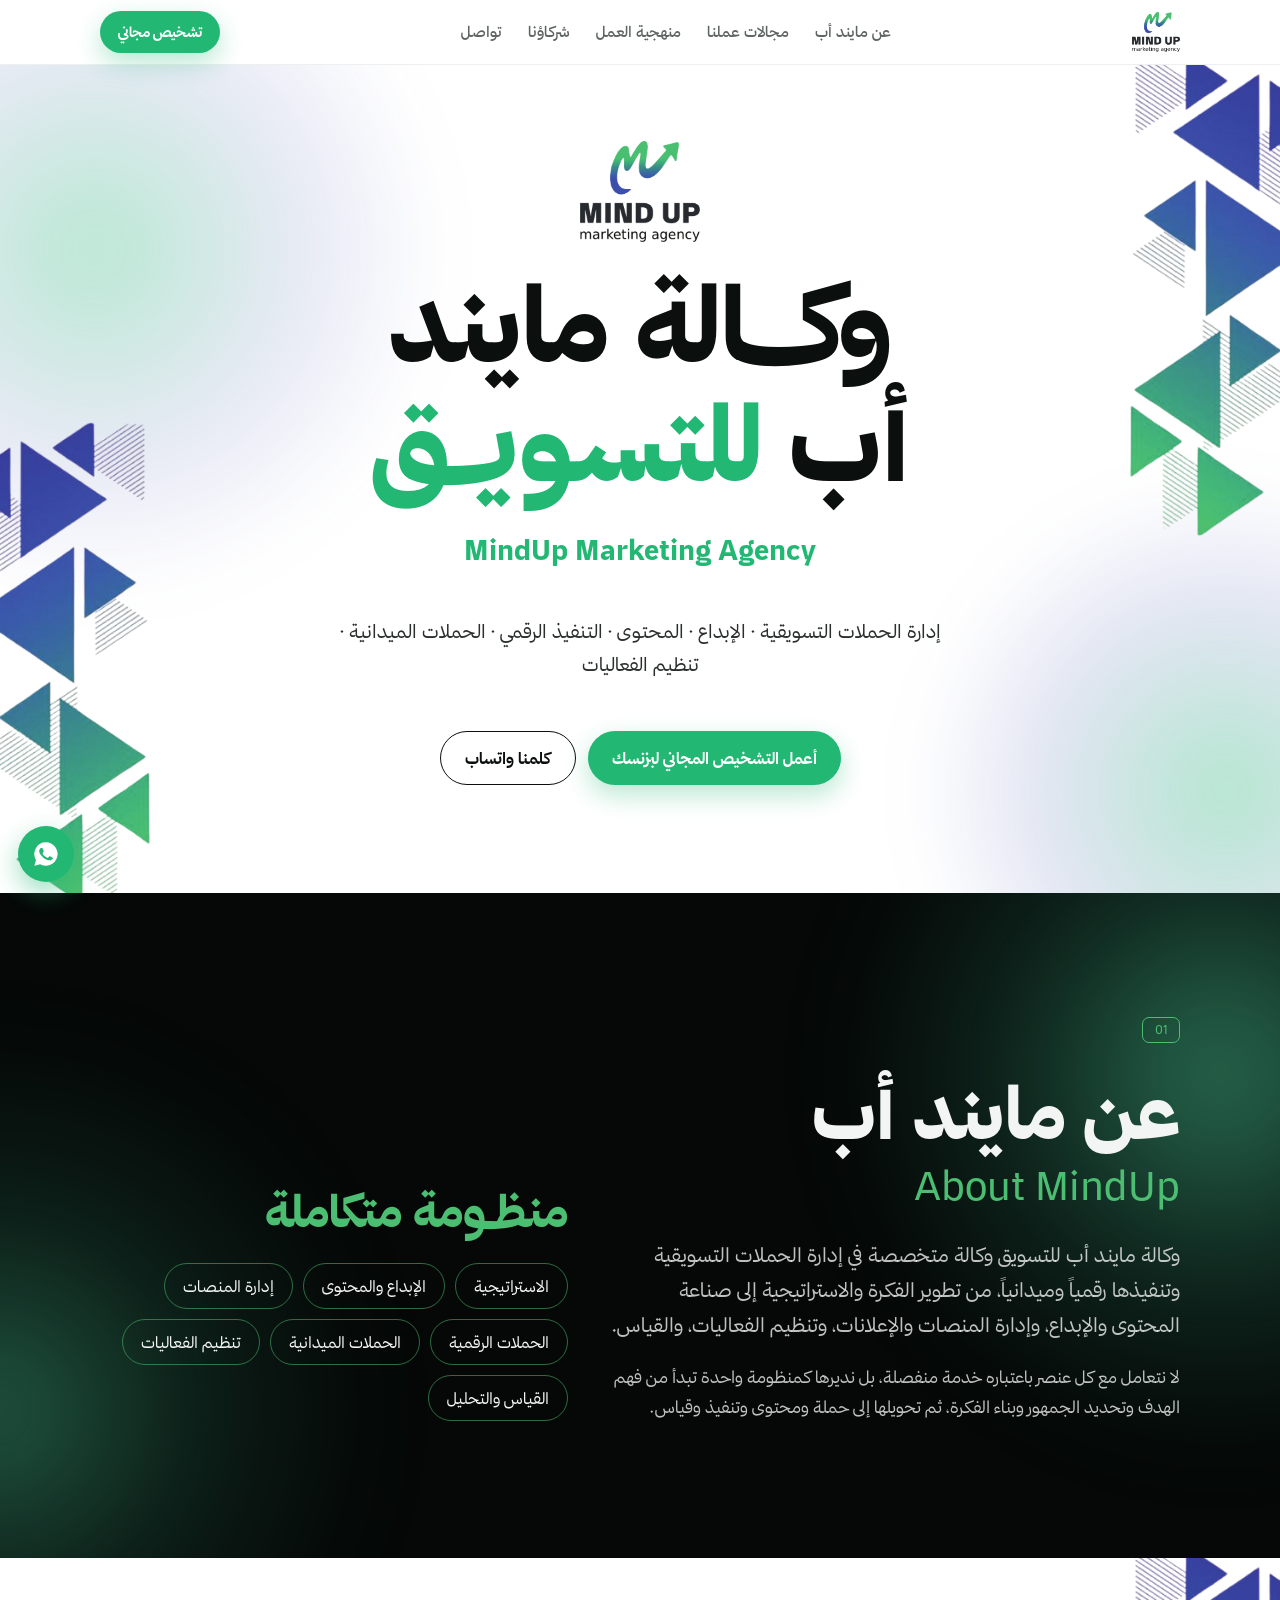
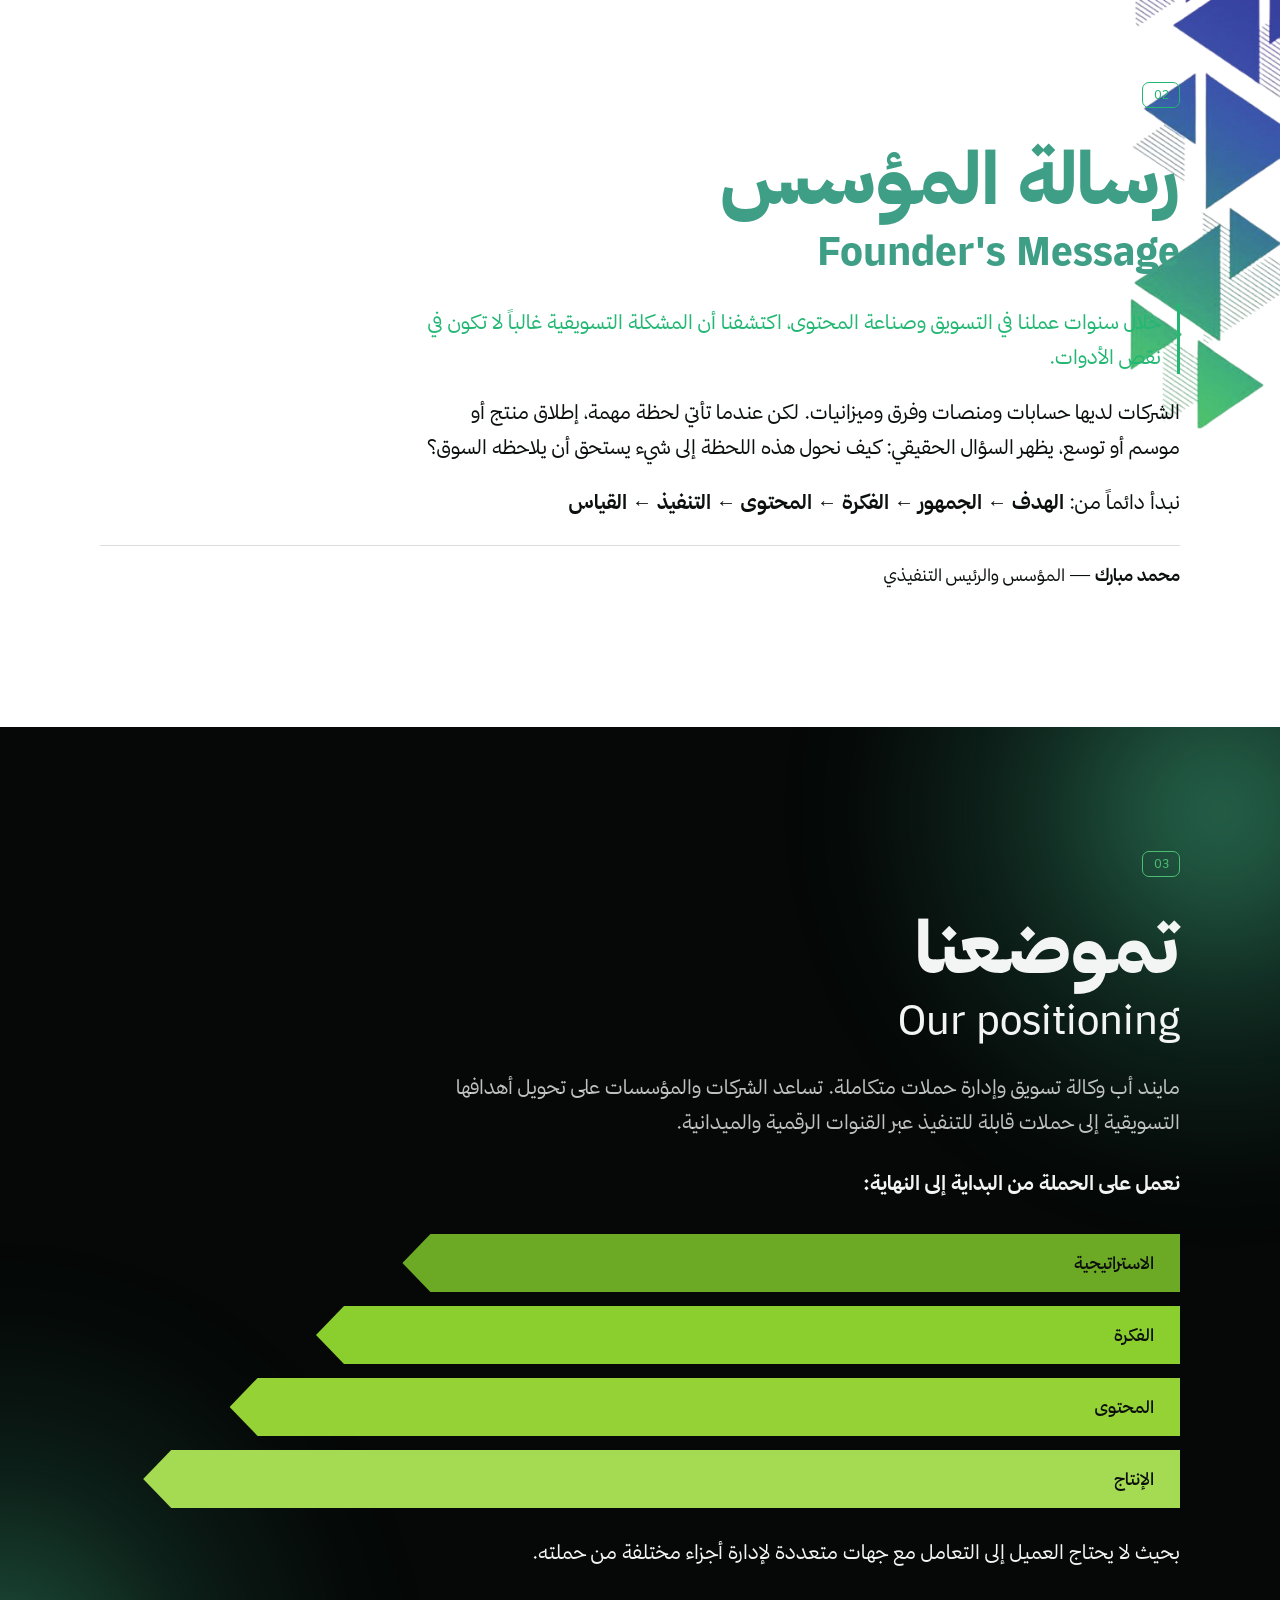
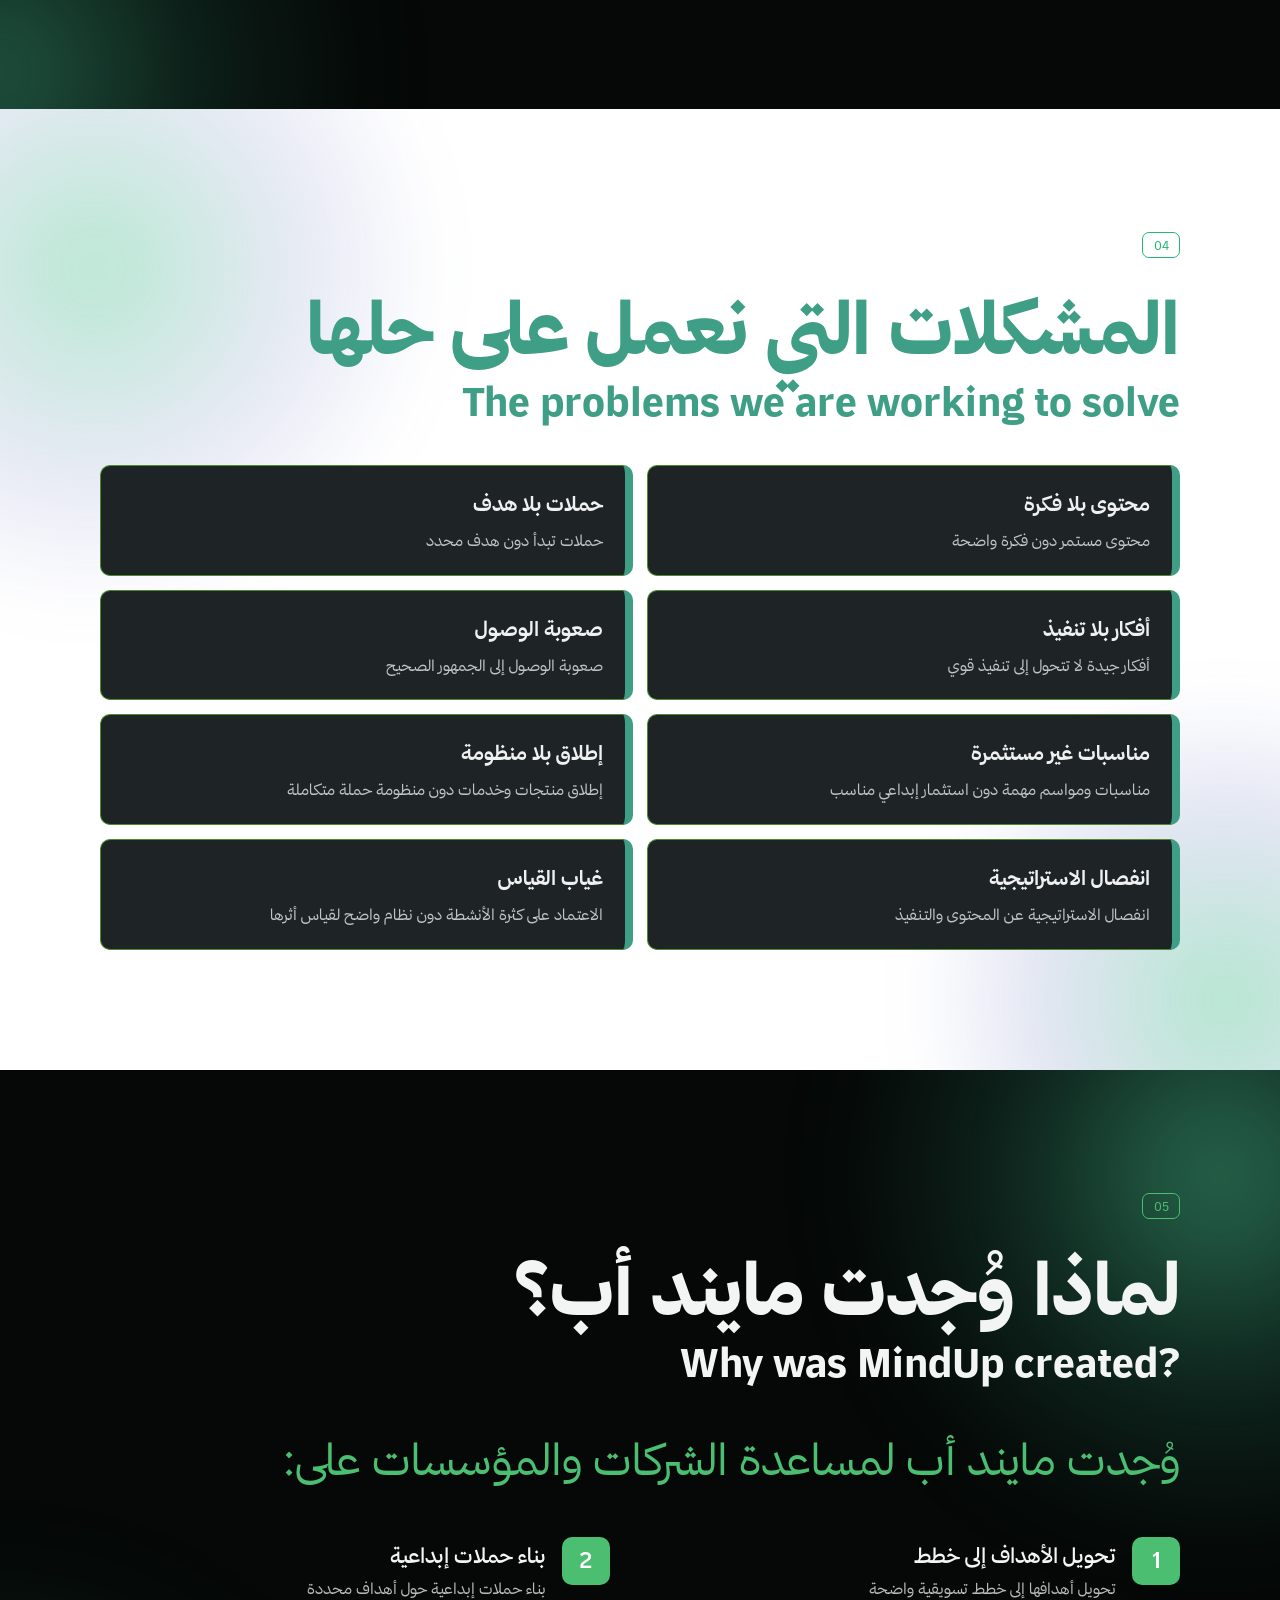
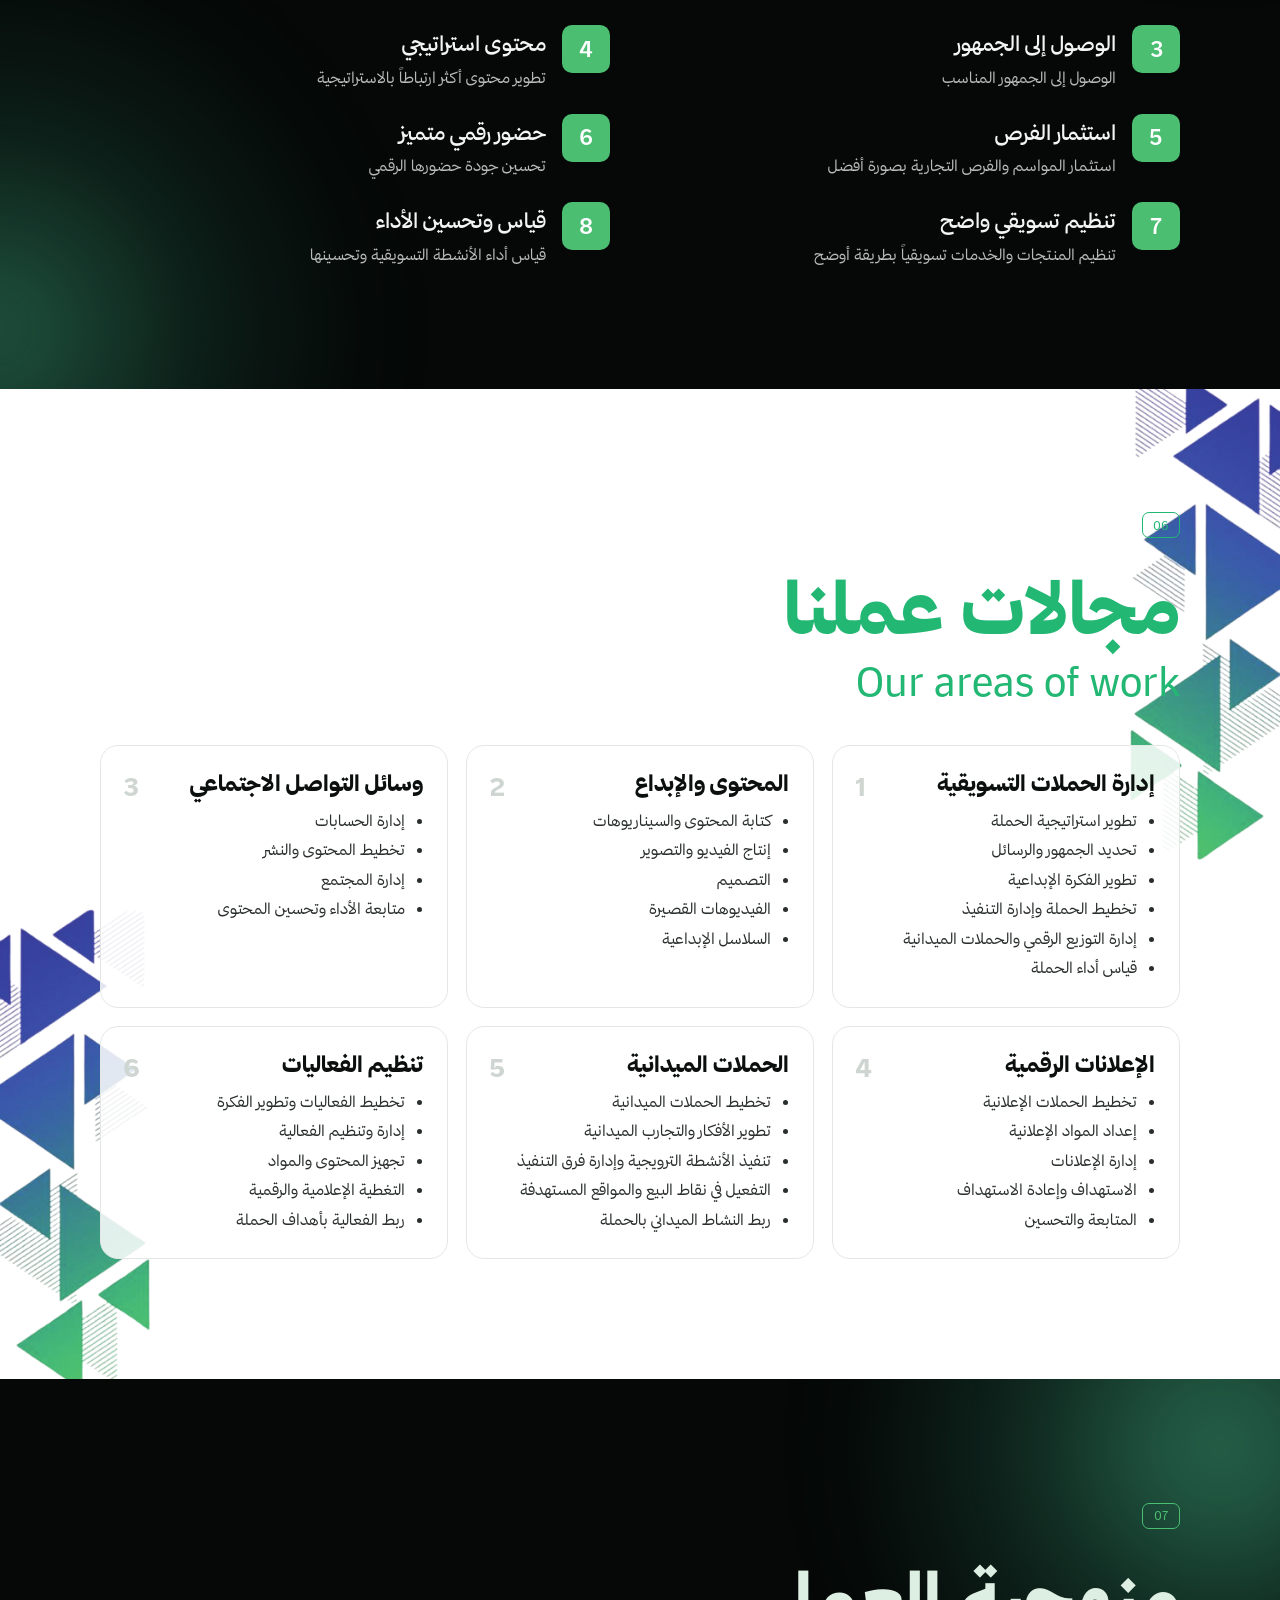
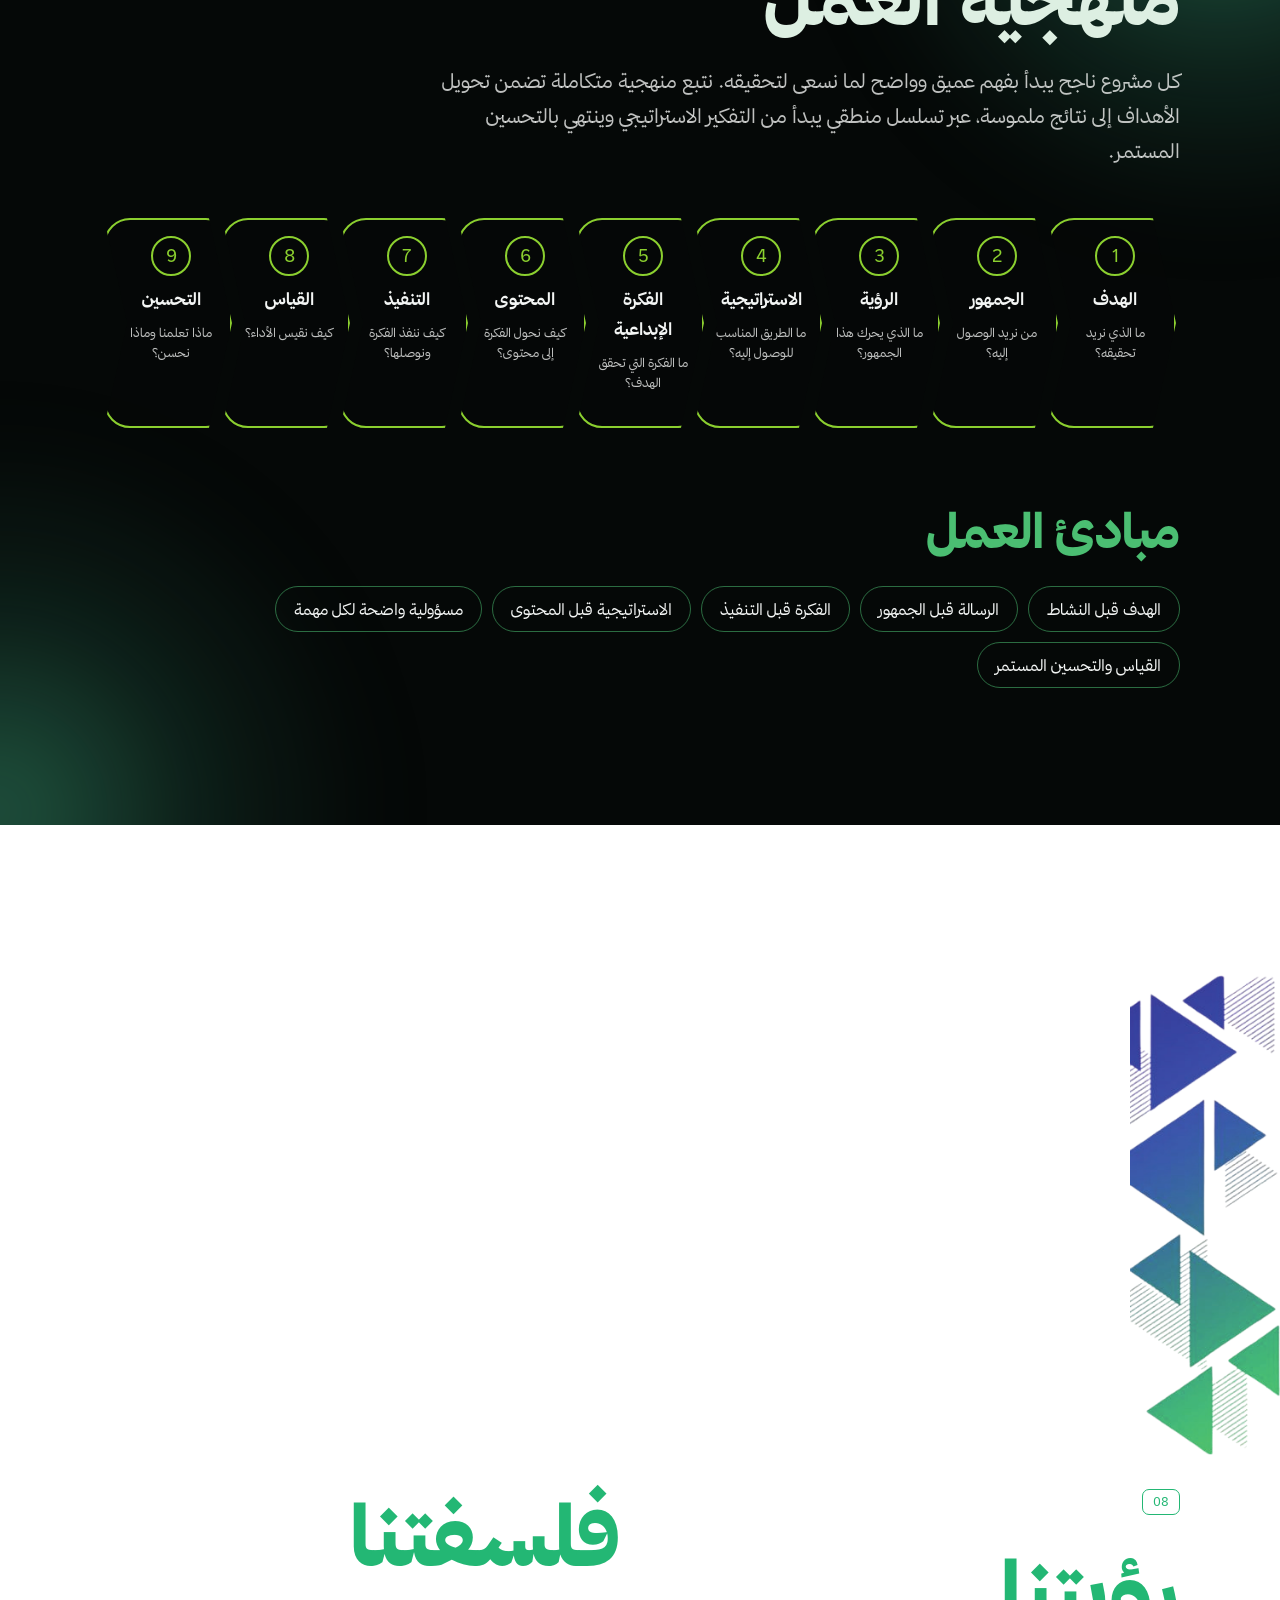
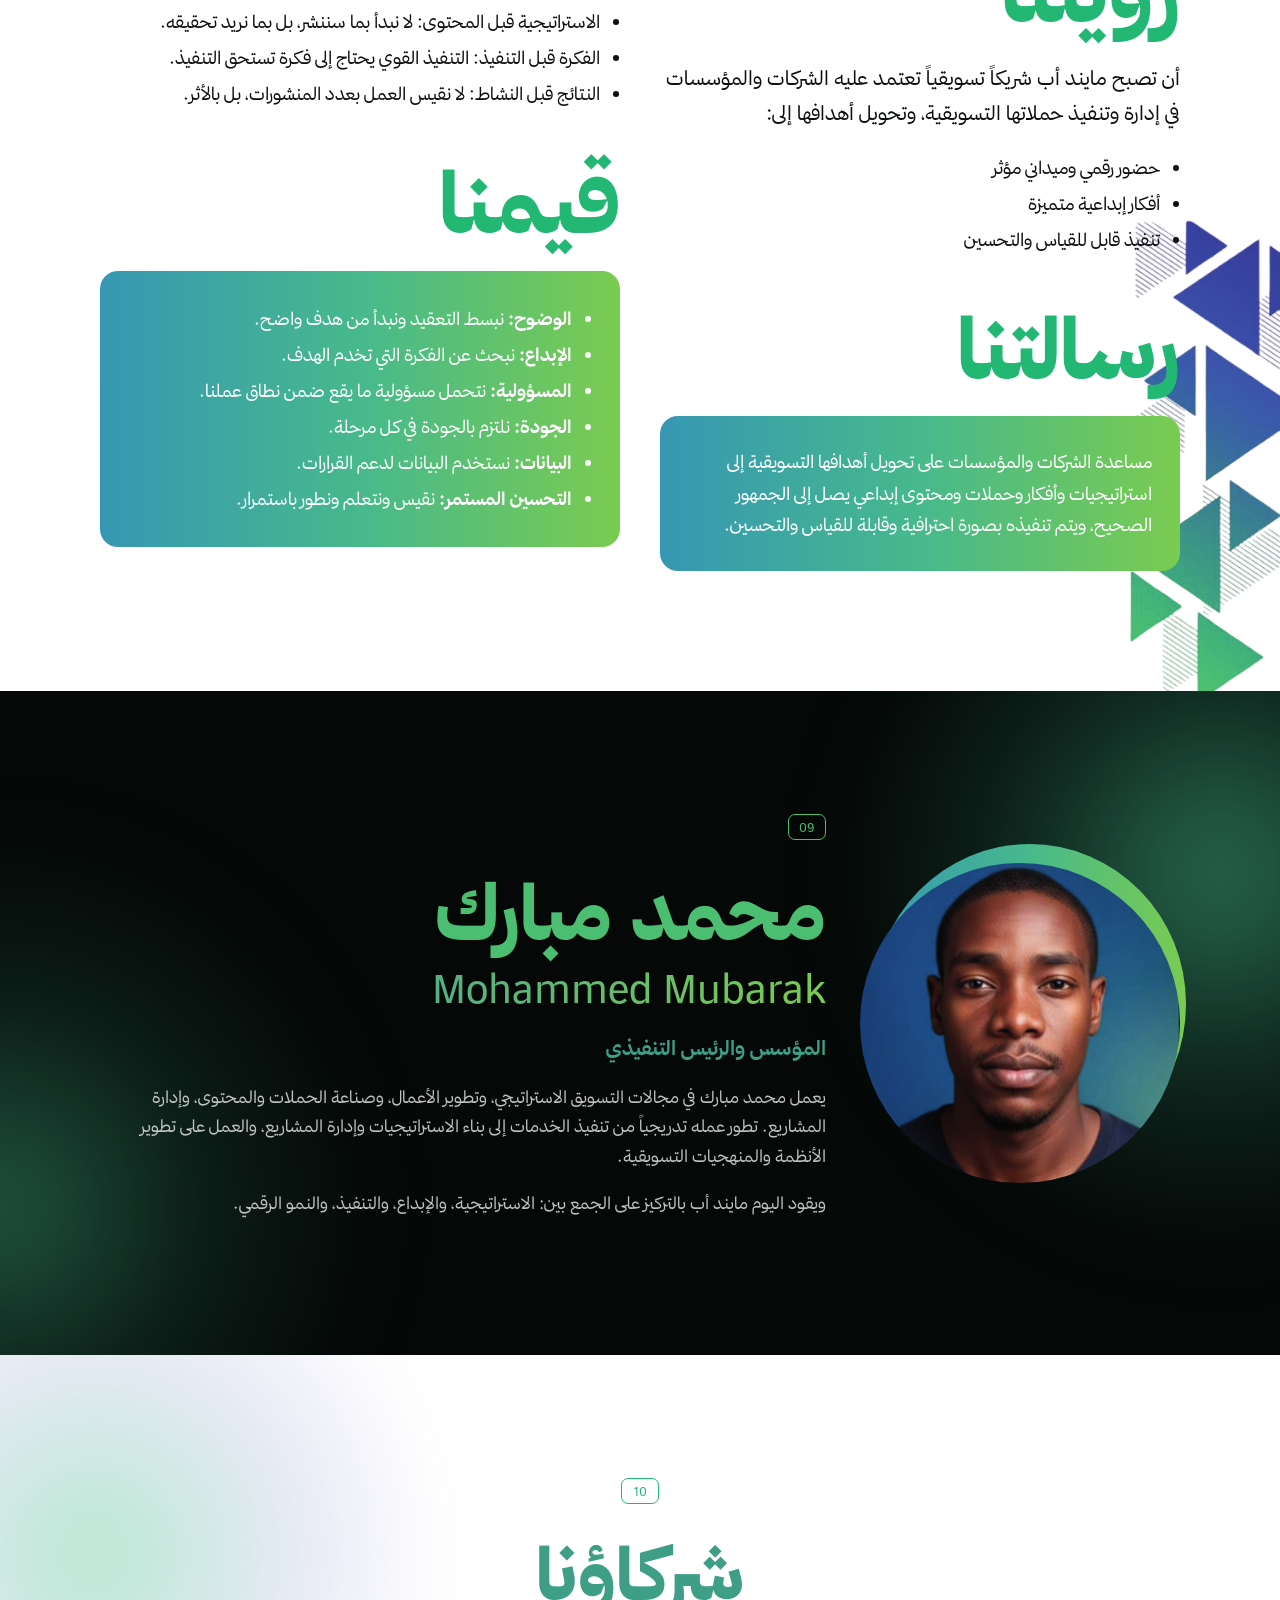
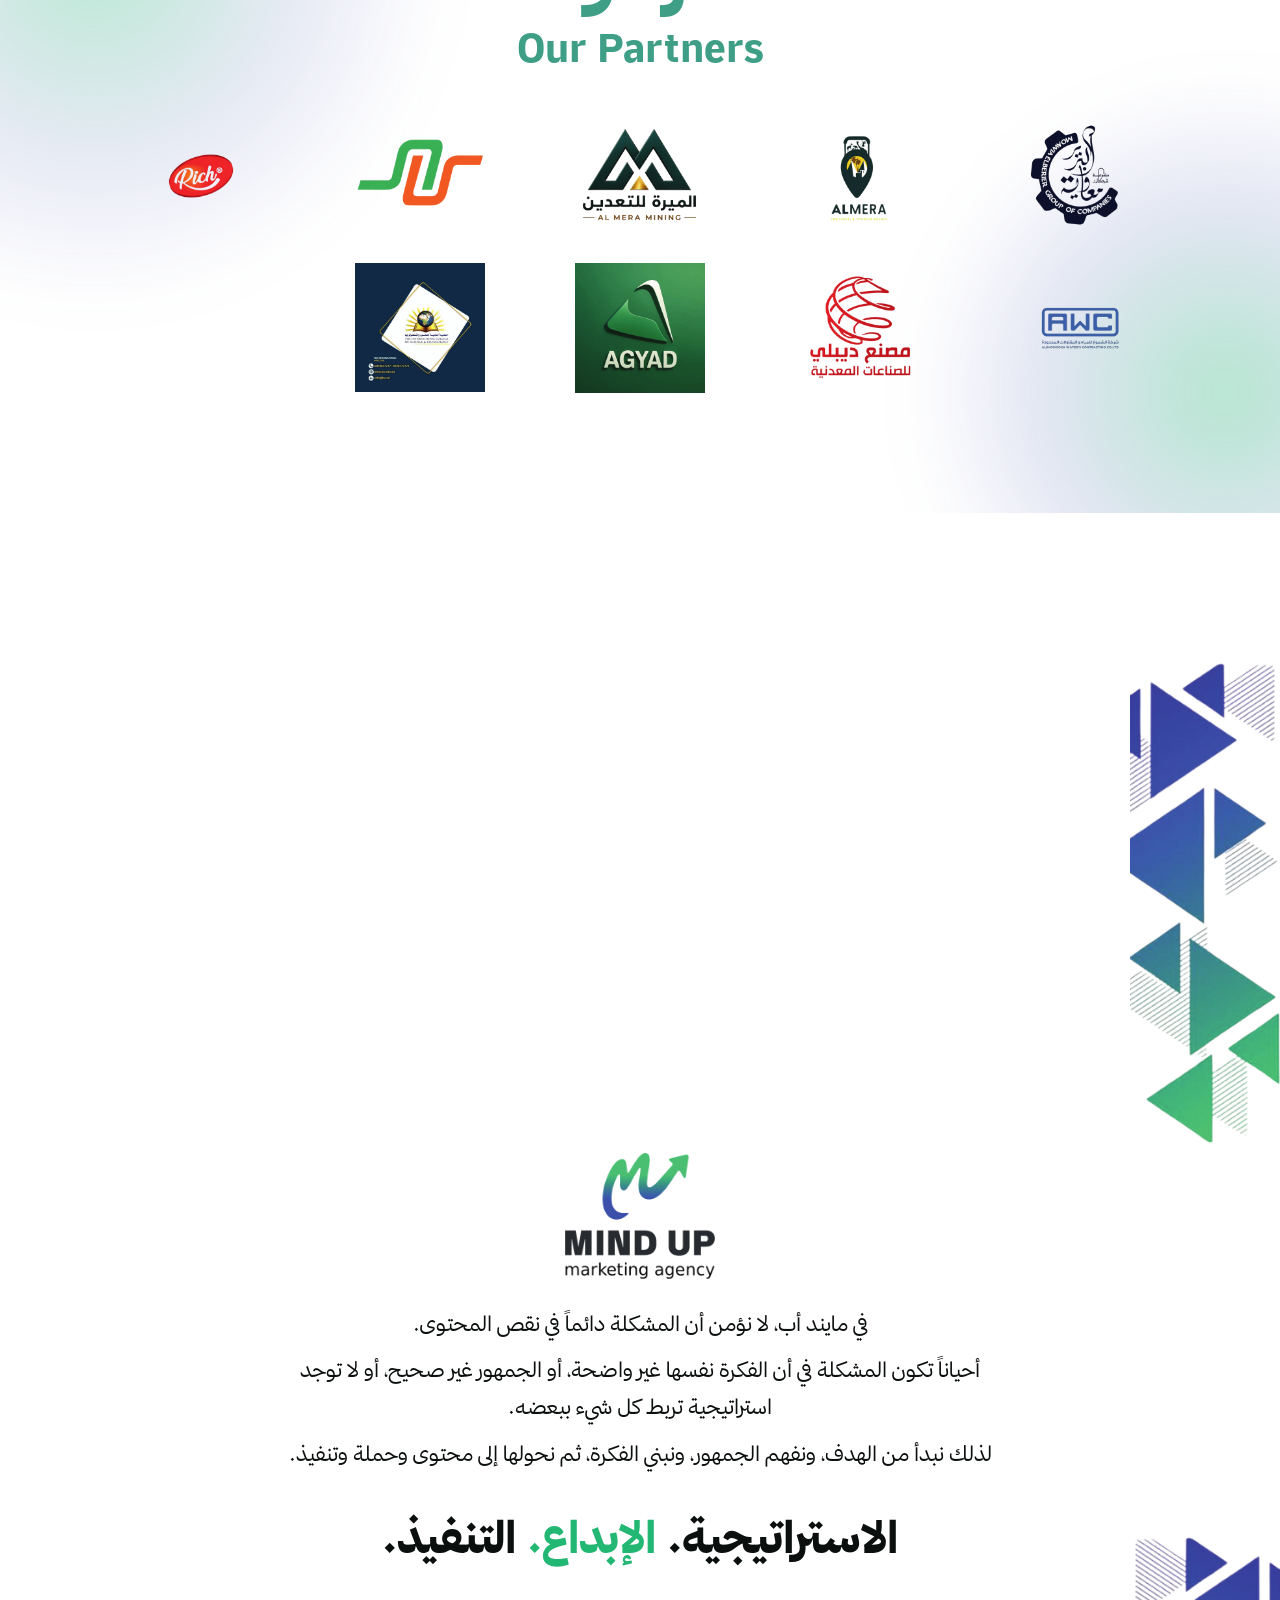
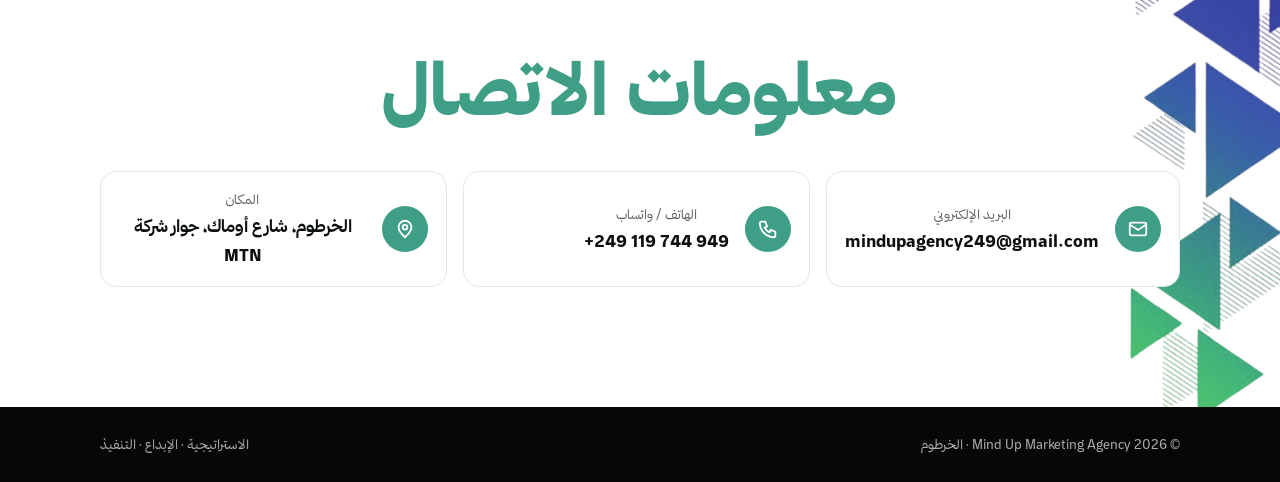
<file: agency/index.html>
<!DOCTYPE html><html lang="ar" dir="rtl"><head><meta charset="utf-8">
<meta name="viewport" content="width=device-width,initial-scale=1,viewport-fit=cover">
<title>مايند أب – وكالة تسويق | Mind Up Marketing Agency</title>
<meta name="description" content="وكالة مايند أب للتسويق: إدارة الحملات التسويقية وتنفيذها رقمياً وميدانياً، من الاستراتيجية والفكرة إلى المحتوى والتنفيذ والقياس. الخرطوم، السودان.">
<meta name="theme-color" content="#050807">
<link rel="icon" href="assets/logo-white.png">
<style>
@font-face{font-family:T;src:url(../tools/kit/fonts/thmanyah-sans-Regular.woff2) format("woff2");font-weight:400;font-display:swap}
@font-face{font-family:T;src:url(../tools/kit/fonts/thmanyah-sans-Medium.woff2) format("woff2");font-weight:500;font-display:swap}
@font-face{font-family:T;src:url(../tools/kit/fonts/thmanyah-sans-Bold.woff2) format("woff2");font-weight:700;font-display:swap}
@font-face{font-family:T;src:url(../tools/kit/fonts/thmanyah-sans-Black.woff2) format("woff2");font-weight:900;font-display:swap}
:root{--black:#050807;--ink:#0B0F0E;--muted:#5E6461;--white:#FFFFFF;--green:#23B774;--g2:#4BBE72;--teal:#3E9E86;--blue:#4251B0;--card:#1E2326;--line:rgba(255,255,255,.14);
  --grad:linear-gradient(90deg,#3797B3 0%,#47B98C 50%,#7ACB50 100%);--w:1160px;--pad:20px;color-scheme:light}
*{box-sizing:border-box}html{scroll-behavior:smooth;overflow-x:clip;background:#fff}
body{margin:0;font-family:T,"Segoe UI",Tahoma,sans-serif;color:var(--ink);font-size:17px;line-height:1.75;direction:rtl;overflow-x:clip}
img{max-width:100%;display:block}a{color:inherit}
.in{max-width:var(--w);margin:0 auto;padding:0 var(--pad);position:relative;z-index:2}
section{position:relative;overflow:hidden;padding:84px 0}
.num{display:inline-grid;place-items:center;min-width:38px;height:26px;padding:0 8px;border:1px solid currentColor;border-radius:7px;font-size:12px;color:var(--g2);margin-bottom:26px;direction:ltr}
h1,h2,h3{margin:0;line-height:1.2}
.h{font-size:clamp(40px,8vw,72px);font-weight:900;letter-spacing:0}
.en{display:block;font-size:clamp(22px,4.4vw,40px);font-weight:400;color:var(--g2);margin-top:6px;direction:ltr;text-align:right;unicode-bidi:plaintext}
.lead{font-size:clamp(17px,2.2vw,20px);max-width:760px}
/* dark pages */
.dark{background:var(--black);color:#F3F5F4}
.dark::before,.dark::after{content:"";position:absolute;width:70vw;max-width:760px;aspect-ratio:1;border-radius:50%;filter:blur(40px);z-index:0;pointer-events:none}
.dark::before{top:-30%;right:-25%;background:radial-gradient(closest-side,rgba(52,140,105,.75),rgba(32,90,70,.35) 55%,transparent)}
.dark::after{bottom:-35%;left:-30%;background:radial-gradient(closest-side,rgba(52,140,105,.6),rgba(32,90,70,.25) 55%,transparent)}
.dark .muted{color:rgba(243,245,244,.78)}
/* light pages */
.light{background:#fff}
.light.glow::before{content:"";position:absolute;top:-20%;left:-20%;width:70vw;max-width:700px;aspect-ratio:1;border-radius:50%;background:radial-gradient(closest-side,rgba(35,183,116,.32),rgba(66,81,176,.12) 60%,transparent);filter:blur(30px)}
.light.glow::after{content:"";position:absolute;bottom:-25%;right:-20%;width:60vw;max-width:620px;aspect-ratio:1;border-radius:50%;background:radial-gradient(closest-side,rgba(35,183,116,.35),rgba(66,81,176,.15) 60%,transparent);filter:blur(30px)}
.tri{position:absolute;width:clamp(70px,12vw,150px);pointer-events:none;z-index:1}
.tri.tl{top:-10px;left:0}.tri.br{bottom:-10px;right:0;transform:scaleX(-1)}.tri.tr{top:-10px;right:0;transform:scaleX(-1)}.tri.bl{bottom:-10px;left:0}
.light .h{color:var(--green)}.light .en{color:var(--green)}
.light .h.teal,.light .en.teal{color:var(--teal)}
/* nav */
nav{position:sticky;top:0;z-index:50;background:rgba(255,255,255,.86);-webkit-backdrop-filter:blur(14px);backdrop-filter:blur(14px);border-bottom:1px solid #EDF0EE}
nav .in{display:flex;align-items:center;justify-content:space-between;height:64px}
nav .logo img{height:40px;width:auto}
nav ul{display:none;list-style:none;margin:0;padding:0;gap:26px;font-size:15px;font-weight:500}
nav ul a{text-decoration:none;color:var(--muted)}nav ul a:hover{color:var(--ink)}
.btn{display:inline-flex;align-items:center;gap:8px;text-decoration:none;font-weight:700;font-size:16px;border-radius:999px;padding:12px 24px;border:0;cursor:pointer;font-family:inherit}
.btn.g{background:var(--green);color:#fff;box-shadow:0 10px 26px rgba(35,183,116,.32)}
.btn.o{border:1.5px solid currentColor;color:inherit;background:transparent}
.btn.sm{padding:9px 18px;font-size:14px}
/* hero = cover */
.hero{padding:64px 0 96px;min-height:min(92vh,860px);display:flex;align-items:center;text-align:center}
.hero .in{display:flex;flex-direction:column;align-items:center;gap:22px}
.hero .mark{width:120px}
.hero h1{font-size:clamp(48px,11vw,104px);font-weight:900;color:var(--ink);line-height:1.15}
.hero h1 span{color:var(--green)}
.hero .sub{font-size:clamp(18px,3.4vw,28px);font-weight:700;color:var(--green);direction:ltr}
.hero .svc{font-size:clamp(15px,2.2vw,19px);color:#2a2f2d;max-width:640px}
.hero .cta{display:flex;flex-wrap:wrap;gap:12px;justify-content:center;margin-top:8px}
/* about */
.chips{display:flex;flex-wrap:wrap;gap:10px;margin-top:26px;padding:0;list-style:none}
.chips li{border:1px solid rgba(75,190,114,.55);border-radius:999px;padding:8px 18px;font-size:16px}
.two{display:grid;gap:40px}
.sh{font-size:clamp(28px,5vw,44px);font-weight:900;color:var(--g2);margin:0 0 6px}
/* problems */
.grid{display:grid;gap:14px;margin-top:40px}
.pcard{background:var(--card);color:#EEF1EF;border:1.5px solid #4E8A2E;border-inline-start:8px solid var(--teal);border-radius:10px;padding:20px 22px}
.pcard b{display:block;font-size:20px;font-weight:700;margin-bottom:4px}
.pcard span{color:rgba(238,241,239,.78);font-size:15.5px}
/* why */
.why{display:grid;gap:22px;margin-top:40px}
.why li{display:flex;gap:16px;align-items:flex-start;list-style:none}
.why i{flex:none;width:48px;height:48px;border-radius:10px;background:var(--g2);color:#fff;font-style:normal;font-size:22px;display:grid;place-items:center;font-weight:500}
.why b{display:block;font-size:21px;font-weight:500}.why span{color:rgba(243,245,244,.75);font-size:15.5px}
.why ul{padding:0;margin:0;display:grid;gap:22px}
/* positioning arrows */
.arrows{display:grid;gap:14px;margin:34px 0 26px}
.arrows div{height:58px;display:flex;align-items:center;padding-inline:26px;color:#0b0f0e;font-weight:500;font-size:17px;clip-path:polygon(0 0,100% 0,100% 100%,0 100%,0 100%);position:relative}
.arrows div{clip-path:polygon(28px 0,100% 0,100% 100%,28px 100%,0 50%)}
.arrows div:nth-child(1){background:#6CA924;width:72%}.arrows div:nth-child(2){background:#8BCF2F;width:80%}.arrows div:nth-child(3){background:#94D236;width:88%}.arrows div:nth-child(4){background:#A4DB52;width:96%}
/* story timeline */
.tl{display:grid;gap:26px;margin-top:40px;position:relative}
.tl .st{display:flex;gap:16px}
.tl .st i{flex:none;width:46px;height:46px;border-radius:9px;background:var(--teal);color:#fff;font-style:normal;display:grid;place-items:center;font-size:20px}
.tl b{display:block;color:var(--g2);font-size:24px;font-weight:500}
/* areas */
.areas{display:grid;gap:18px;margin-top:40px}
.area{border:1px solid #E3E8E5;border-radius:18px;padding:24px;background:rgba(255,255,255,.85);position:relative}
.area .n{position:absolute;top:18px;left:22px;font-size:26px;font-weight:700;color:#cfd6d2}
.area h3{font-size:22px;font-weight:900;margin-bottom:10px}
.area ul{margin:0;padding-inline-start:18px;color:#2a2f2d;font-size:15.5px;line-height:1.9}
/* method chevrons */
.chev{display:flex;gap:0;overflow-x:auto;padding:10px 4px 18px;margin:40px calc(var(--pad)*-1) 0;scroll-snap-type:x mandatory}
.chev div{flex:none;width:150px;min-height:210px;scroll-snap-align:start;border:2px solid #8BCF2F;border-radius:26px;margin-inline-start:-10px;padding:18px 18px 18px 26px;text-align:center;display:flex;flex-direction:column;align-items:center;gap:8px;background:rgba(5,8,7,.6);clip-path:polygon(0 0,82% 0,100% 50%,82% 100%,0 100%,18% 50%)}
.chev div:first-child{margin-inline-start:var(--pad)}
.chev em{font-style:normal;width:40px;height:40px;border:2px solid #8BCF2F;border-radius:50%;display:grid;place-items:center;color:#8BCF2F;font-size:18px}
.chev b{font-size:17px;font-weight:700}.chev span{font-size:12.5px;color:rgba(243,245,244,.78);line-height:1.6}
/* vision etc */
.vm{display:grid;gap:40px;margin-top:20px}
.gbox{background:var(--grad);color:#fff;border-radius:18px;padding:30px 28px;font-size:18px}
.gbox ul{margin:0;padding-inline-start:20px;line-height:2}
.vm .h{font-size:clamp(46px,9vw,84px)}
.vm ul.dot{padding-inline-start:20px;font-size:18px;line-height:2}
/* founder */
.founder{display:grid;gap:34px;align-items:center}
.ph{width:min(320px,76vw);aspect-ratio:1;border-radius:50%;position:relative;margin-inline:auto}
.ph::before{content:"";position:absolute;inset:-6% -2% 6% 4%;border-radius:50%;background:var(--grad)}
.ph img{position:absolute;inset:0;width:100%;height:100%;object-fit:cover;border-radius:50%}
.founder h2{font-size:clamp(44px,8vw,76px);font-weight:900;color:var(--g2)}
.founder .en{background:linear-gradient(90deg,#3797B3,#7ACB50);-webkit-background-clip:text;background-clip:text;color:transparent;text-align:right}
.role{color:var(--teal);font-weight:700;font-size:20px;margin:18px 0 6px}
/* partners */
.logos{display:grid;grid-template-columns:repeat(3,1fr);gap:22px 18px;margin-top:40px;align-items:center}
.logos img{width:100%;max-width:130px;aspect-ratio:1;object-fit:contain;margin:auto}
/* closing + contact */
.close{text-align:center}
.close .mark{width:150px;margin:0 auto 26px}
.close p{font-size:clamp(17px,2.4vw,21px);max-width:720px;margin:0 auto 10px}
.slogan{font-size:clamp(26px,5vw,44px);font-weight:900;margin-top:26px}
.slogan span{color:var(--green)}
.contact{display:grid;gap:16px;margin-top:40px}
.ci{display:flex;align-items:center;gap:16px;border:1px solid #E3E8E5;border-radius:16px;padding:16px 18px;background:#fff;text-decoration:none}
.ci i{flex:none;width:46px;height:46px;border-radius:50%;background:var(--teal);display:grid;place-items:center}
.ci svg{width:22px;height:22px;fill:none;stroke:#fff;stroke-width:2}
.ci small{display:block;color:var(--muted);font-size:13px}.ci b{font-size:17px;direction:ltr;unicode-bidi:plaintext}
footer{background:var(--black);color:rgba(243,245,244,.7);font-size:13px;padding:26px 0}
footer .in{display:flex;flex-wrap:wrap;gap:10px;justify-content:space-between}
.fab{position:fixed;bottom:18px;left:18px;z-index:60;width:56px;height:56px;border-radius:50%;background:var(--green);display:grid;place-items:center;box-shadow:0 10px 26px rgba(35,183,116,.45)}
.fab svg{width:28px;height:28px;fill:#fff}
@media (min-width:760px){
  :root{--pad:40px}
  nav ul{display:flex}
  .two{grid-template-columns:1.1fr .9fr;align-items:end}
  .grid{grid-template-columns:1fr 1fr}
  .why ul{grid-template-columns:1fr 1fr;column-gap:60px}
  .areas{grid-template-columns:1fr 1fr 1fr}
  .vm{grid-template-columns:1fr 1fr;align-items:start}
  .founder{grid-template-columns:auto 1fr}
  .logos{grid-template-columns:repeat(5,1fr)}
  .contact{grid-template-columns:repeat(3,1fr)}
  .tl{grid-template-columns:repeat(4,1fr)}.tl .st{flex-direction:column}
  .chev{justify-content:flex-start;margin-inline:0;overflow:visible}.chev div{width:128px;padding:16px 14px 16px 20px}.chev div:first-child{margin-inline-start:0}
  section{padding:120px 0}
}
@media (max-width:759px){.tri{width:58px}section:not(.hero) .tri.tr{right:auto;left:0;transform:none}section:not(.hero) .tri.br{opacity:.6}}
@media (prefers-reduced-motion:reduce){html{scroll-behavior:auto}}
</style></head><body>

<nav><div class="in">
  <a class="logo" href="#top" aria-label="Mind Up"><img src="assets/logo-dark.png" alt="Mind Up marketing agency"></a>
  <ul><li><a href="#about">عن مايند أب</a></li><li><a href="#areas">مجالات عملنا</a></li><li><a href="#method">منهجية العمل</a></li><li><a href="#partners">شركاؤنا</a></li><li><a href="#contact">تواصل</a></li></ul>
  <a class="btn g sm" href="../">تشخيص مجاني</a>
</div></nav>

<!-- 00 Cover -->
<section class="hero light glow" id="top">
  <img class="tri tr" src="assets/tri.png" alt=""><img class="tri bl" src="assets/tri.png" alt="">
  <div class="in">
    <img class="mark" src="assets/logo-dark.png" alt="">
    <h1>وكـــالة مايند<br>أب <span>للتسويـــق</span></h1>
    <div class="sub">MindUp Marketing Agency</div>
    <p class="svc">إدارة الحملات التسويقية · الإبداع · المحتوى · التنفيذ الرقمي · الحملات الميدانية · تنظيم الفعاليات</p>
    <div class="cta"><a class="btn g" href="../">أعمل التشخيص المجاني لبزنسك</a><a class="btn o" href="https://wa.me/249119744949">كلمنا واتساب</a></div>
  </div>
</section>

<!-- 01 About -->
<section class="dark" id="about"><div class="in two">
  <div><span class="num">01</span><h2 class="h">عن مايند أب<span class="en">About MindUp</span></h2>
  <p class="lead muted" style="margin-top:28px">وكالة مايند أب للتسويق وكالة متخصصة في إدارة الحملات التسويقية وتنفيذها رقمياً وميدانياً، من تطوير الفكرة والاستراتيجية إلى صناعة المحتوى والإبداع، وإدارة المنصات والإعلانات، وتنظيم الفعاليات، والقياس.</p>
  <p class="muted">لا نتعامل مع كل عنصر باعتباره خدمة منفصلة، بل نديرها كمنظومة واحدة تبدأ من فهم الهدف وتحديد الجمهور وبناء الفكرة، ثم تحويلها إلى حملة ومحتوى وتنفيذ وقياس.</p></div>
  <div><h3 class="sh">منظـــومة متكاملة</h3><ul class="chips"><li>الاستراتيجية</li><li>الإبداع والمحتوى</li><li>إدارة المنصات</li><li>الحملات الرقمية</li><li>الحملات الميدانية</li><li>تنظيم الفعاليات</li><li>القياس والتحليل</li></ul></div>
</div></section>

<!-- 02 Founder message -->
<section class="light"><img class="tri tr" src="assets/tri.png" alt=""><div class="in">
  <span class="num" style="color:var(--green)">02</span><h2 class="h teal">رسالة المؤسس<span class="en teal" style="font-weight:700">Founder's Message</span></h2>
  <p class="lead" style="margin-top:30px;border-inline-start:3px solid var(--green);padding-inline-start:16px;color:var(--green)">خلال سنوات عملنا في التسويق وصناعة المحتوى، اكتشفنا أن المشكلة التسويقية غالباً لا تكون في نقص الأدوات.</p>
  <p class="lead">الشركات لديها حسابات ومنصات وفرق وميزانيات. لكن عندما تأتي لحظة مهمة، إطلاق منتج أو موسم أو توسع، يظهر السؤال الحقيقي: كيف نحول هذه اللحظة إلى شيء يستحق أن يلاحظه السوق؟</p>
  <p class="lead">نبدأ دائماً من: <b>الهدف ← الجمهور ← الفكرة ← المحتوى ← التنفيذ ← القياس</b></p>
  <p style="margin-top:26px;border-top:1px solid #D9DEDB;padding-top:14px"><b>محمد مبارك</b> — المؤسس والرئيس التنفيذي</p>
</div></section>

<!-- 03 Positioning -->
<section class="dark"><div class="in">
  <span class="num">03</span><h2 class="h">تموضعنا<span class="en" style="color:#F3F5F4">Our positioning</span></h2>
  <p class="lead muted" style="margin-top:26px">مايند أب وكالة تسويق وإدارة حملات متكاملة. تساعد الشركات والمؤسسات على تحويل أهدافها التسويقية إلى حملات قابلة للتنفيذ عبر القنوات الرقمية والميدانية.</p>
  <p style="font-weight:700;font-size:20px;margin-top:26px">نعمل على الحملة من البداية إلى النهاية:</p>
  <div class="arrows"><div>الاستراتيجية</div><div>الفكرة</div><div>المحتوى</div><div>الإنتاج</div></div>
  <p class="lead">بحيث لا يحتاج العميل إلى التعامل مع جهات متعددة لإدارة أجزاء مختلفة من حملته.</p>
</div></section>

<!-- 04 Problems -->
<section class="light glow"><div class="in">
  <span class="num" style="color:var(--green)">04</span><h2 class="h teal">المشكلات التي نعمل على حلها<span class="en teal" style="font-weight:700">The problems we are working to solve</span></h2>
  <div class="grid">
    <div class="pcard"><b>محتوى بلا فكرة</b><span>محتوى مستمر دون فكرة واضحة</span></div>
    <div class="pcard"><b>حملات بلا هدف</b><span>حملات تبدأ دون هدف محدد</span></div>
    <div class="pcard"><b>أفكار بلا تنفيذ</b><span>أفكار جيدة لا تتحول إلى تنفيذ قوي</span></div>
    <div class="pcard"><b>صعوبة الوصول</b><span>صعوبة الوصول إلى الجمهور الصحيح</span></div>
    <div class="pcard"><b>مناسبات غير مستثمرة</b><span>مناسبات ومواسم مهمة دون استثمار إبداعي مناسب</span></div>
    <div class="pcard"><b>إطلاق بلا منظومة</b><span>إطلاق منتجات وخدمات دون منظومة حملة متكاملة</span></div>
    <div class="pcard"><b>انفصال الاستراتيجية</b><span>انفصال الاستراتيجية عن المحتوى والتنفيذ</span></div>
    <div class="pcard"><b>غياب القياس</b><span>الاعتماد على كثرة الأنشطة دون نظام واضح لقياس أثرها</span></div>
  </div>
</div></section>

<!-- 05 Why -->
<section class="dark"><div class="in">
  <span class="num">05</span><h2 class="h">لماذا وُجدت مايند أب؟<span class="en" style="color:#F3F5F4;font-weight:700">Why was MindUp created?</span></h2>
  <p class="sh" style="margin-top:34px;font-weight:400">وُجدت مايند أب لمساعدة الشركات والمؤسسات على:</p>
  <div class="why"><ul>
    <li><i>1</i><div><b>تحويل الأهداف إلى خطط</b><span>تحويل أهدافها إلى خطط تسويقية واضحة</span></div></li>
    <li><i>2</i><div><b>بناء حملات إبداعية</b><span>بناء حملات إبداعية حول أهداف محددة</span></div></li>
    <li><i>3</i><div><b>الوصول إلى الجمهور</b><span>الوصول إلى الجمهور المناسب</span></div></li>
    <li><i>4</i><div><b>محتوى استراتيجي</b><span>تطوير محتوى أكثر ارتباطاً بالاستراتيجية</span></div></li>
    <li><i>5</i><div><b>استثمار الفرص</b><span>استثمار المواسم والفرص التجارية بصورة أفضل</span></div></li>
    <li><i>6</i><div><b>حضور رقمي متميز</b><span>تحسين جودة حضورها الرقمي</span></div></li>
    <li><i>7</i><div><b>تنظيم تسويقي واضح</b><span>تنظيم المنتجات والخدمات تسويقياً بطريقة أوضح</span></div></li>
    <li><i>8</i><div><b>قياس وتحسين الأداء</b><span>قياس أداء الأنشطة التسويقية وتحسينها</span></div></li>
  </ul></div>
</div></section>

<!-- 06 Areas -->
<section class="light" id="areas"><img class="tri tr" src="assets/tri.png" alt=""><img class="tri bl" src="assets/tri.png" alt=""><div class="in">
  <span class="num" style="color:var(--green)">06</span><h2 class="h">مجالات عملنا<span class="en">Our areas of work</span></h2>
  <div class="areas">
    <div class="area"><span class="n">1</span><h3>إدارة الحملات التسويقية</h3><ul><li>تطوير استراتيجية الحملة</li><li>تحديد الجمهور والرسائل</li><li>تطوير الفكرة الإبداعية</li><li>تخطيط الحملة وإدارة التنفيذ</li><li>إدارة التوزيع الرقمي والحملات الميدانية</li><li>قياس أداء الحملة</li></ul></div>
    <div class="area"><span class="n">2</span><h3>المحتوى والإبداع</h3><ul><li>كتابة المحتوى والسيناريوهات</li><li>إنتاج الفيديو والتصوير</li><li>التصميم</li><li>الفيديوهات القصيرة</li><li>السلاسل الإبداعية</li></ul></div>
    <div class="area"><span class="n">3</span><h3>وسائل التواصل الاجتماعي</h3><ul><li>إدارة الحسابات</li><li>تخطيط المحتوى والنشر</li><li>إدارة المجتمع</li><li>متابعة الأداء وتحسين المحتوى</li></ul></div>
    <div class="area"><span class="n">4</span><h3>الإعلانات الرقمية</h3><ul><li>تخطيط الحملات الإعلانية</li><li>إعداد المواد الإعلانية</li><li>إدارة الإعلانات</li><li>الاستهداف وإعادة الاستهداف</li><li>المتابعة والتحسين</li></ul></div>
    <div class="area"><span class="n">5</span><h3>الحملات الميدانية</h3><ul><li>تخطيط الحملات الميدانية</li><li>تطوير الأفكار والتجارب الميدانية</li><li>تنفيذ الأنشطة الترويجية وإدارة فرق التنفيذ</li><li>التفعيل في نقاط البيع والمواقع المستهدفة</li><li>ربط النشاط الميداني بالحملة</li></ul></div>
    <div class="area"><span class="n">6</span><h3>تنظيم الفعاليات</h3><ul><li>تخطيط الفعاليات وتطوير الفكرة</li><li>إدارة وتنظيم الفعالية</li><li>تجهيز المحتوى والمواد</li><li>التغطية الإعلامية والرقمية</li><li>ربط الفعالية بأهداف الحملة</li></ul></div>
  </div>
</div></section>

<!-- 07 Method -->
<section class="dark" id="method"><div class="in">
  <span class="num">07</span><h2 class="h" style="color:#DDEFE2">منهجية العمل</h2>
  <p class="lead muted" style="margin-top:22px">كل مشروع ناجح يبدأ بفهم عميق وواضح لما نسعى لتحقيقه. نتبع منهجية متكاملة تضمن تحويل الأهداف إلى نتائج ملموسة، عبر تسلسل منطقي يبدأ من التفكير الاستراتيجي وينتهي بالتحسين المستمر.</p>
  <div class="chev" dir="rtl">
    <div><em>1</em><b>الهدف</b><span>ما الذي نريد تحقيقه؟</span></div>
    <div><em>2</em><b>الجمهور</b><span>من نريد الوصول إليه؟</span></div>
    <div><em>3</em><b>الرؤية</b><span>ما الذي يحرك هذا الجمهور؟</span></div>
    <div><em>4</em><b>الاستراتيجية</b><span>ما الطريق المناسب للوصول إليه؟</span></div>
    <div><em>5</em><b>الفكرة الإبداعية</b><span>ما الفكرة التي تحقق الهدف؟</span></div>
    <div><em>6</em><b>المحتوى</b><span>كيف نحول الفكرة إلى محتوى؟</span></div>
    <div><em>7</em><b>التنفيذ</b><span>كيف ننفذ الفكرة ونوصلها؟</span></div>
    <div><em>8</em><b>القياس</b><span>كيف نقيس الأداء؟</span></div>
    <div><em>9</em><b>التحسين</b><span>ماذا تعلمنا وماذا نحسن؟</span></div>
  </div>
  <h3 class="sh" style="margin-top:56px;font-size:clamp(30px,5vw,48px)">مبادئ العمل</h3>
  <ul class="chips"><li>الهدف قبل النشاط</li><li>الرسالة قبل الجمهور</li><li>الفكرة قبل التنفيذ</li><li>الاستراتيجية قبل المحتوى</li><li>مسؤولية واضحة لكل مهمة</li><li>القياس والتحسين المستمر</li></ul>
</div></section>

<!-- 08 Vision / Mission / Values -->
<section class="light"><img class="tri tl" src="assets/tri.png" alt="" style="transform:none"><img class="tri br" src="assets/tri.png" alt=""><div class="in vm">
  <div><span class="num" style="color:var(--green)">08</span><h2 class="h">رؤيتنا</h2>
    <p class="lead" style="margin-top:18px">أن تصبح مايند أب شريكاً تسويقياً تعتمد عليه الشركات والمؤسسات في إدارة وتنفيذ حملاتها التسويقية، وتحويل أهدافها إلى:</p>
    <ul class="dot"><li>حضور رقمي وميداني مؤثر</li><li>أفكار إبداعية متميزة</li><li>تنفيذ قابل للقياس والتحسين</li></ul>
    <h2 class="h" style="margin-top:40px">رسالتنا</h2>
    <div class="gbox" style="margin-top:18px">مساعدة الشركات والمؤسسات على تحويل أهدافها التسويقية إلى استراتيجيات وأفكار وحملات ومحتوى إبداعي يصل إلى الجمهور الصحيح، ويتم تنفيذه بصورة احترافية وقابلة للقياس والتحسين.</div></div>
  <div><h2 class="h">فلسفتنا</h2>
    <ul class="dot"><li>الاستراتيجية قبل المحتوى: لا نبدأ بما سننشر، بل بما نريد تحقيقه.</li><li>الفكرة قبل التنفيذ: التنفيذ القوي يحتاج إلى فكرة تستحق التنفيذ.</li><li>النتائج قبل النشاط: لا نقيس العمل بعدد المنشورات، بل بالأثر.</li></ul>
    <h2 class="h" style="margin-top:40px">قيمنا</h2>
    <div class="gbox" style="margin-top:18px"><ul><li><b>الوضوح:</b> نبسط التعقيد ونبدأ من هدف واضح.</li><li><b>الإبداع:</b> نبحث عن الفكرة التي تخدم الهدف.</li><li><b>المسؤولية:</b> نتحمل مسؤولية ما يقع ضمن نطاق عملنا.</li><li><b>الجودة:</b> نلتزم بالجودة في كل مرحلة.</li><li><b>البيانات:</b> نستخدم البيانات لدعم القرارات.</li><li><b>التحسين المستمر:</b> نقيس ونتعلم ونطور باستمرار.</li></ul></div></div>
</div></section>

<!-- 09 Founder -->
<section class="dark"><div class="in founder">
  <div class="ph"><img src="assets/founder.png" alt="محمد مبارك"></div>
  <div><span class="num">09</span><h2>محمد مبارك<span class="en">Mohammed Mubarak</span></h2>
    <p class="role">المؤسس والرئيس التنفيذي</p>
    <p class="muted">يعمل محمد مبارك في مجالات التسويق الاستراتيجي، وتطوير الأعمال، وصناعة الحملات والمحتوى، وإدارة المشاريع. تطور عمله تدريجياً من تنفيذ الخدمات إلى بناء الاستراتيجيات وإدارة المشاريع، والعمل على تطوير الأنظمة والمنهجيات التسويقية.</p>
    <p class="muted">ويقود اليوم مايند أب بالتركيز على الجمع بين: الاستراتيجية، والإبداع، والتنفيذ، والنمو الرقمي.</p></div>
</div></section>

<!-- 10 Partners -->
<section class="light glow" id="partners"><div class="in" style="text-align:center">
  <span class="num" style="color:var(--green)">10</span><h2 class="h teal" style="text-align:center">شركاؤنا<span class="en teal" style="text-align:center;font-weight:700">Our Partners</span></h2>
  <div class="logos"><img src="assets/p1.png" alt=""><img src="assets/p2.png" alt=""><img src="assets/p3.png" alt=""><img src="assets/p4.png" alt=""><img src="assets/p6.png" alt="AGYAD"><img src="assets/p7.png" alt="Rich"><img src="assets/p8.png" alt="AWC"><img src="assets/p5.png" alt="مصنع ديبلي"><img src="assets/p9.png" alt=""></div>
</div></section>

<!-- 11 Closing + contact -->
<section class="light" id="contact"><img class="tri tl" src="assets/tri.png" alt="" style="transform:none"><img class="tri br" src="assets/tri.png" alt=""><div class="in close">
  <img class="mark" src="assets/logo-dark.png" alt="">
  <p>في مايند أب، لا نؤمن أن المشكلة دائماً في نقص المحتوى.</p>
  <p>أحياناً تكون المشكلة في أن الفكرة نفسها غير واضحة، أو الجمهور غير صحيح، أو لا توجد استراتيجية تربط كل شيء ببعضه.</p>
  <p>لذلك نبدأ من الهدف، ونفهم الجمهور، ونبني الفكرة، ثم نحولها إلى محتوى وحملة وتنفيذ.</p>
  <div class="slogan">الاستراتيجية. <span>الإبداع.</span> التنفيذ.</div>
  <h2 class="h teal" style="margin-top:70px;text-align:center">معلومات الاتصال</h2>
  <div class="contact">
    <a class="ci" href="mailto:mindupagency249@gmail.com"><i><svg viewBox="0 0 24 24"><rect x="3" y="5" width="18" height="14" rx="2"/><path d="M3 7l9 6 9-6"/></svg></i><div><small>البريد الإلكتروني</small><b>mindupagency249@gmail.com</b></div></a>
    <a class="ci" href="https://wa.me/249119744949"><i><svg viewBox="0 0 24 24"><path d="M5 4h4l2 5-2.5 1.5a11 11 0 005 5L15 13l5 2v4a2 2 0 01-2 2A16 16 0 013 6a2 2 0 012-2"/></svg></i><div><small>الهاتف / واتساب</small><b>+249 119 744 949</b></div></a>
    <div class="ci"><i><svg viewBox="0 0 24 24"><path d="M12 21s-7-6.2-7-11a7 7 0 0114 0c0 4.8-7 11-7 11z"/><circle cx="12" cy="10" r="2.5"/></svg></i><div><small>المكان</small><b style="direction:rtl">الخرطوم، شارع أوماك، جوار شركة MTN</b></div></div>
  </div>
</div></section>

<footer><div class="in"><span>© 2026 Mind Up Marketing Agency · الخرطوم</span><span>الاستراتيجية · الإبداع · التنفيذ</span></div></footer>
<a class="fab" href="https://wa.me/249119744949" aria-label="واتساب"><svg viewBox="0 0 24 24"><path d="M12 2a10 10 0 00-8.6 15.1L2 22l5-1.3A10 10 0 1012 2zm5.3 14.2c-.2.6-1.3 1.2-1.8 1.2-.5.1-1 .2-3.4-.7-2.8-1.1-4.6-4-4.8-4.2-.1-.2-1.1-1.5-1.1-2.9s.7-2.1 1-2.4c.3-.3.6-.3.8-.3h.6c.2 0 .4 0 .6.5l.8 2c.1.2.1.4 0 .6l-.4.6-.4.5c-.1.1-.3.3-.1.6.2.3.8 1.3 1.7 2.1 1.2 1 2.1 1.3 2.4 1.5.3.1.5.1.6-.1l.9-1.1c.2-.3.4-.2.7-.1l1.9.9c.3.1.5.2.5.3.1.2.1.7-.1 1.3z"/></svg></a>
</body></html>
</file>
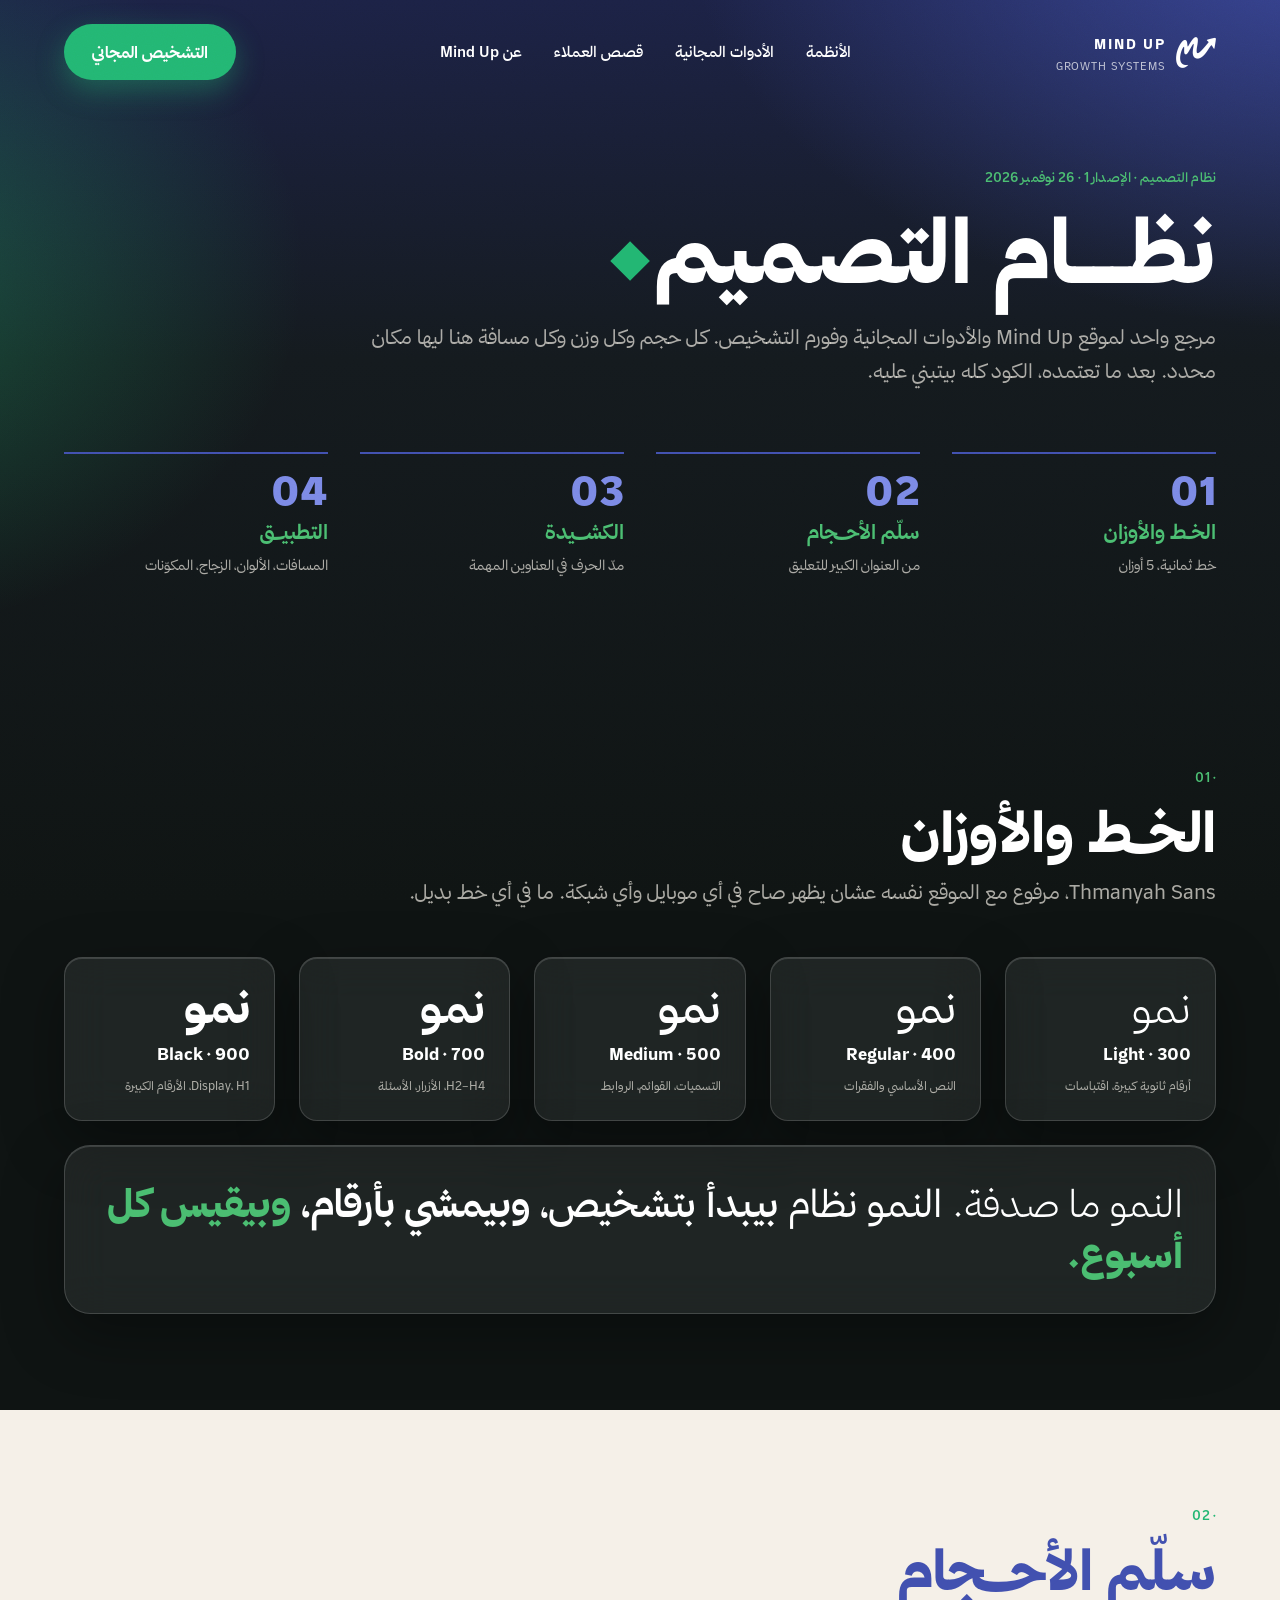
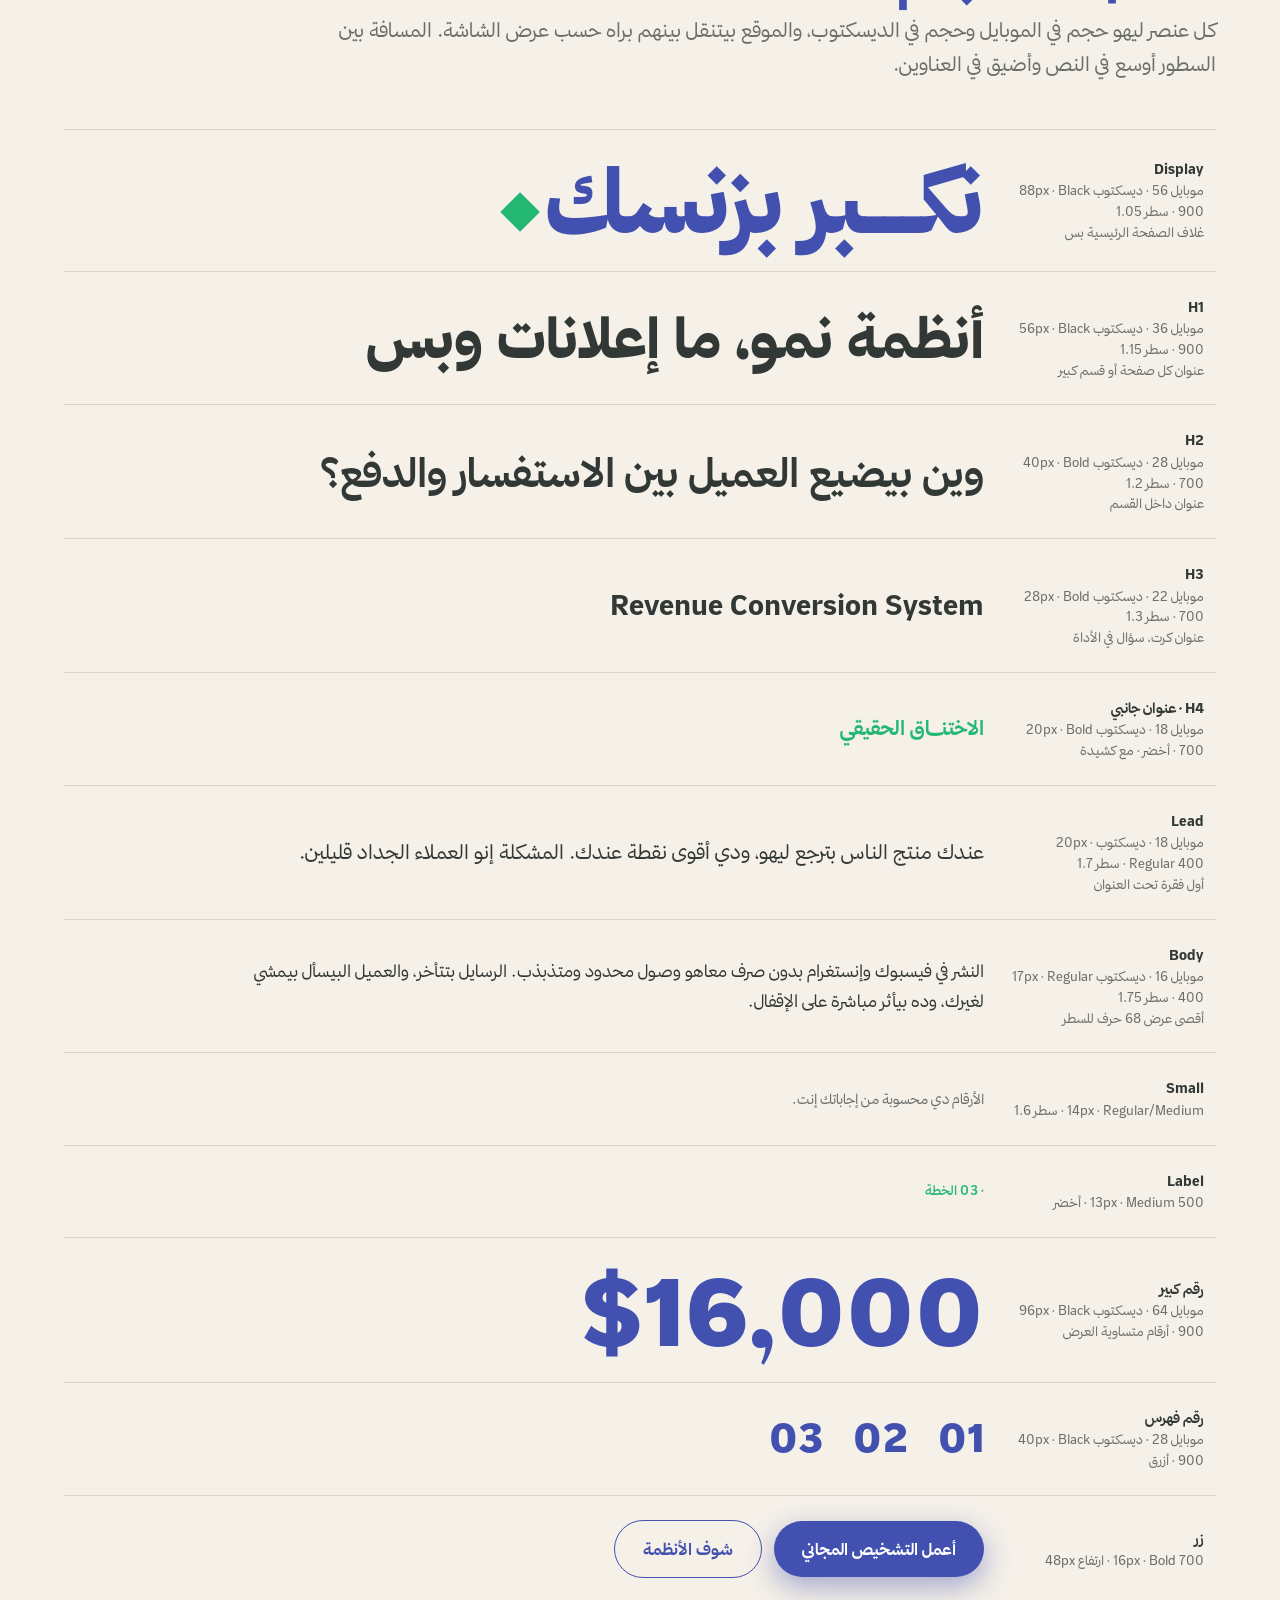
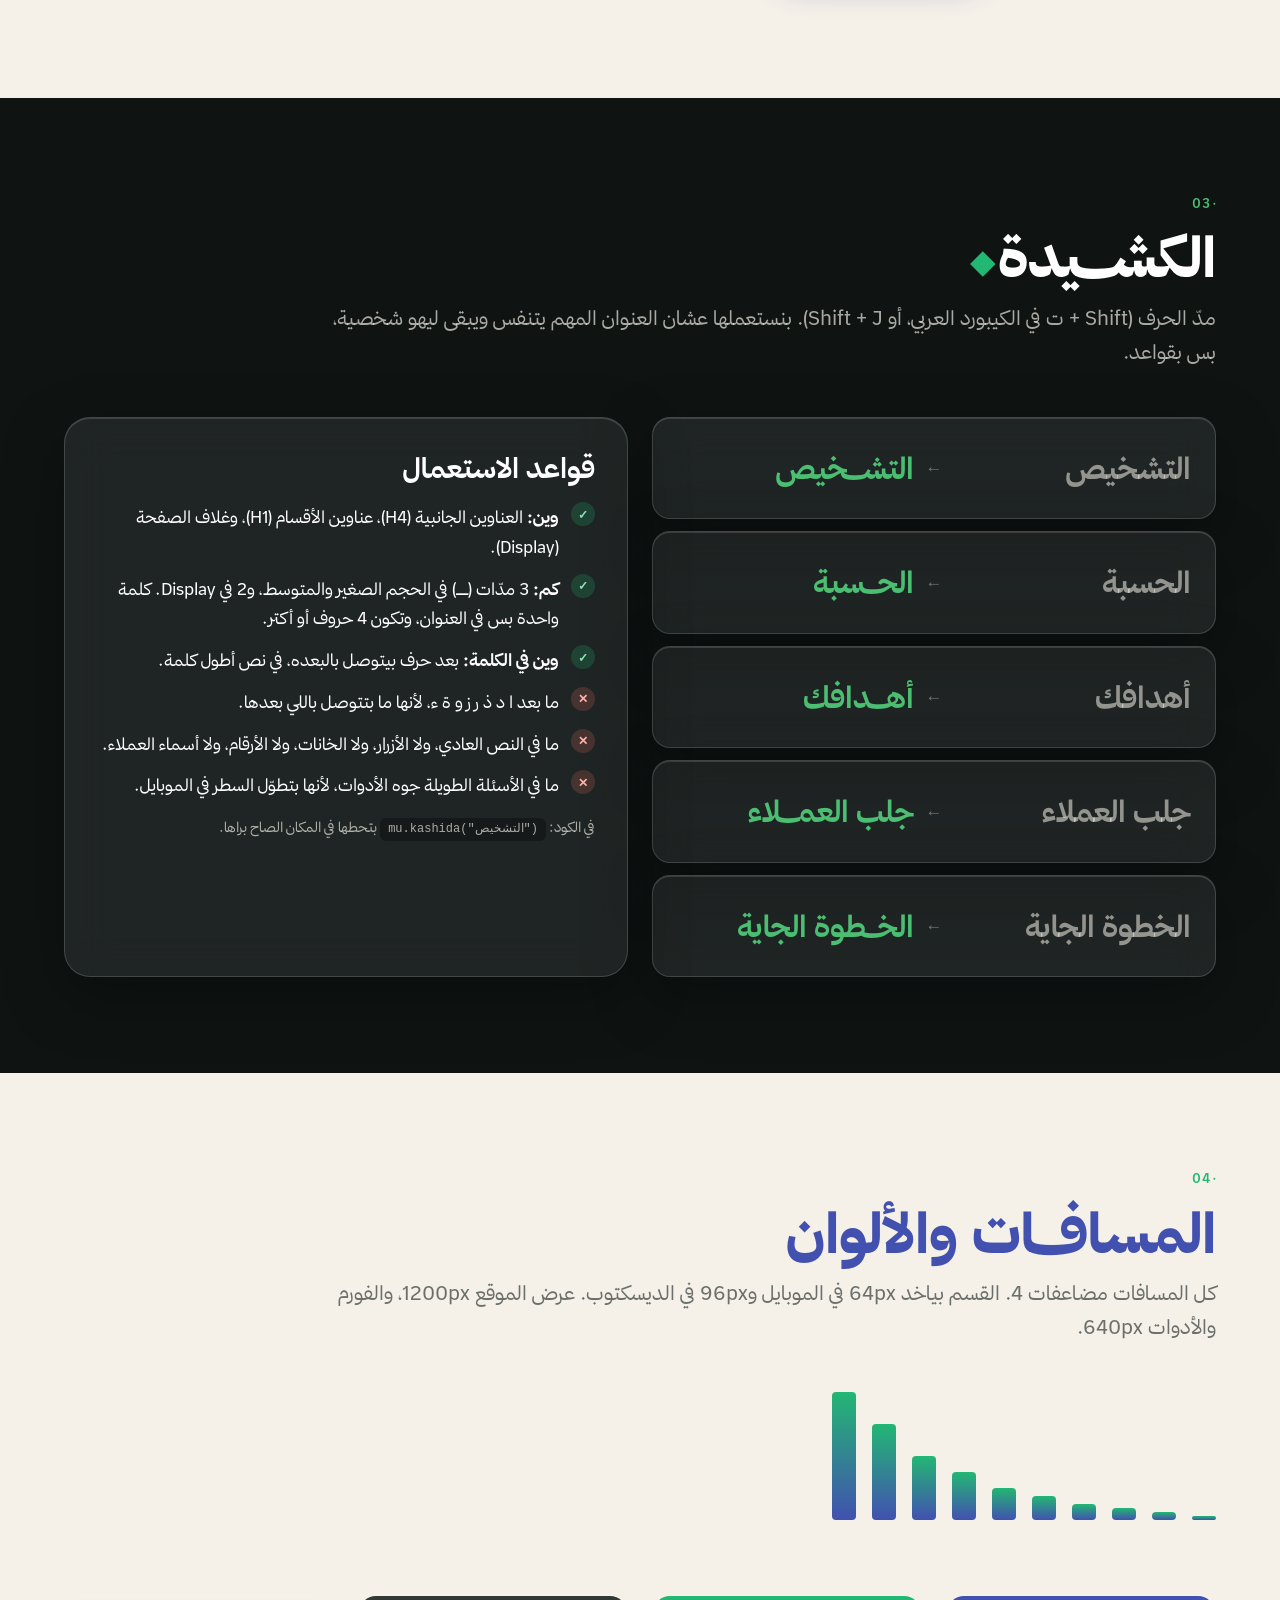
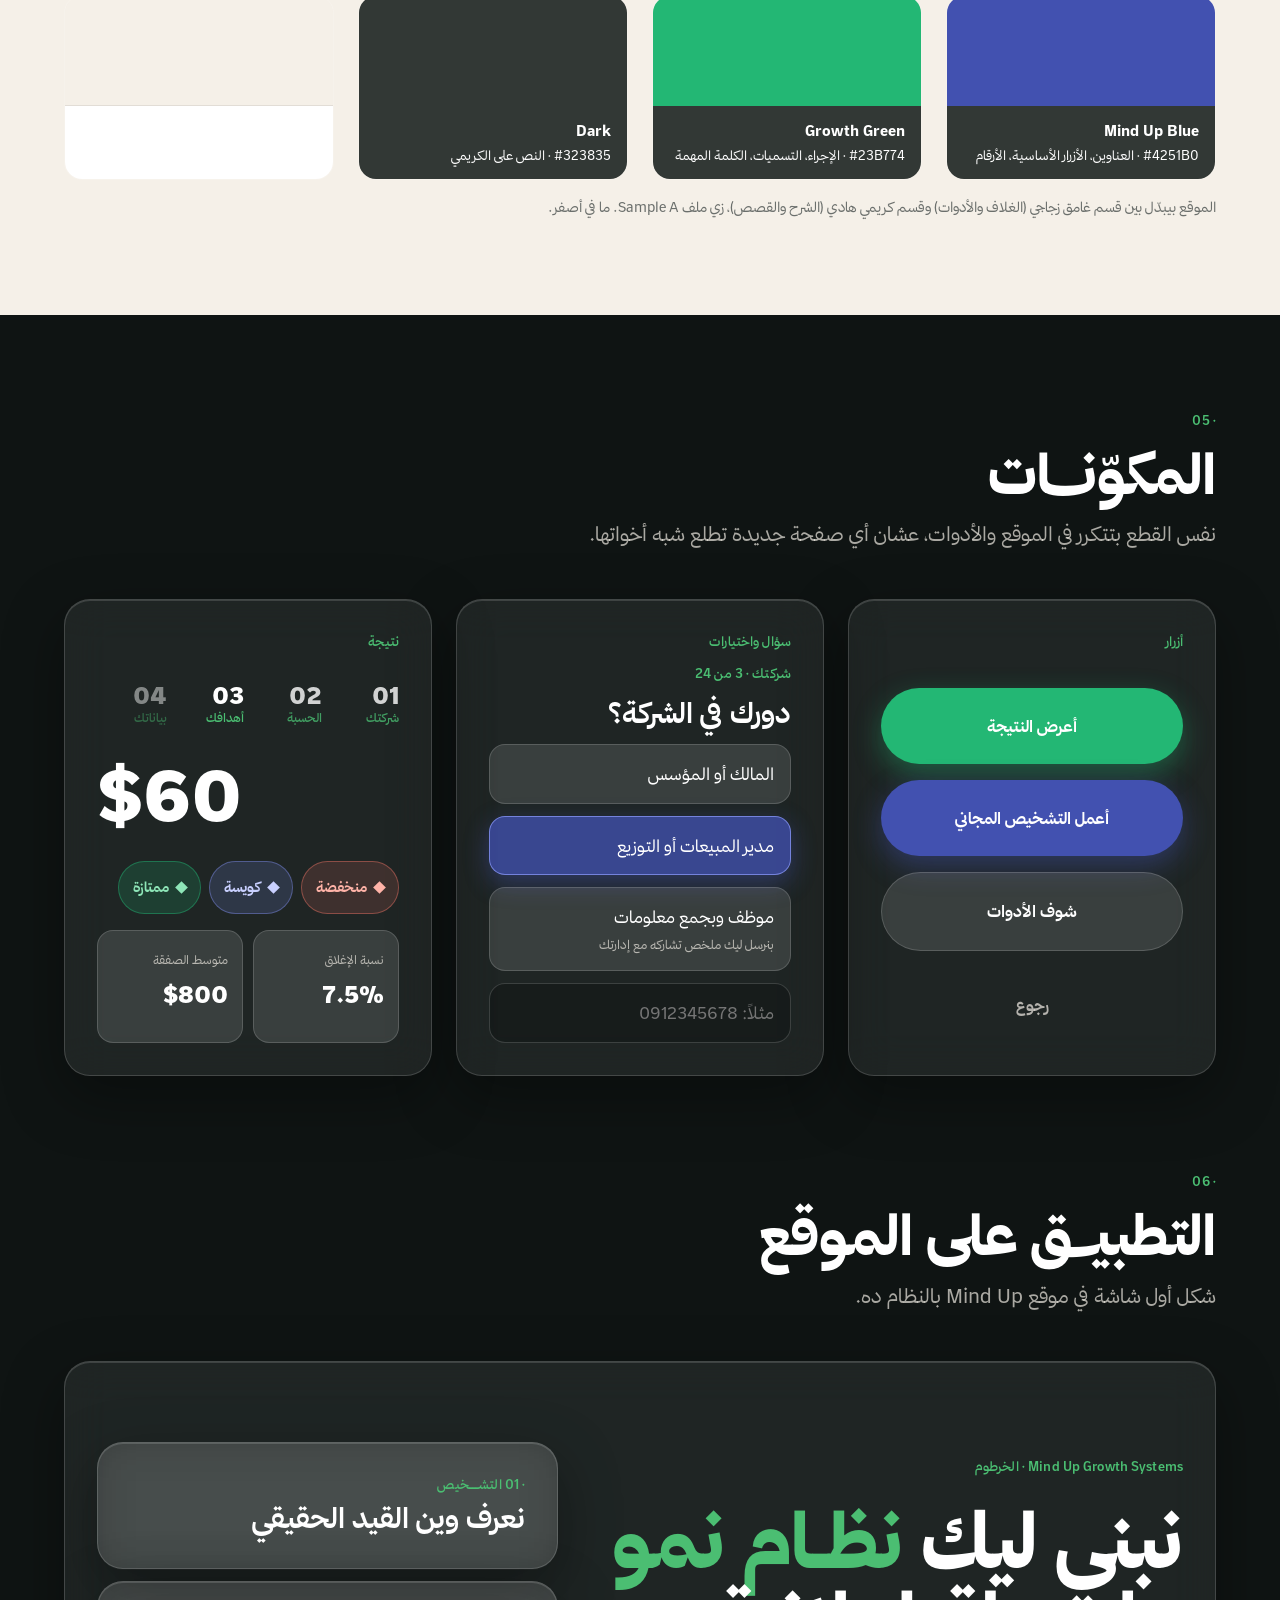
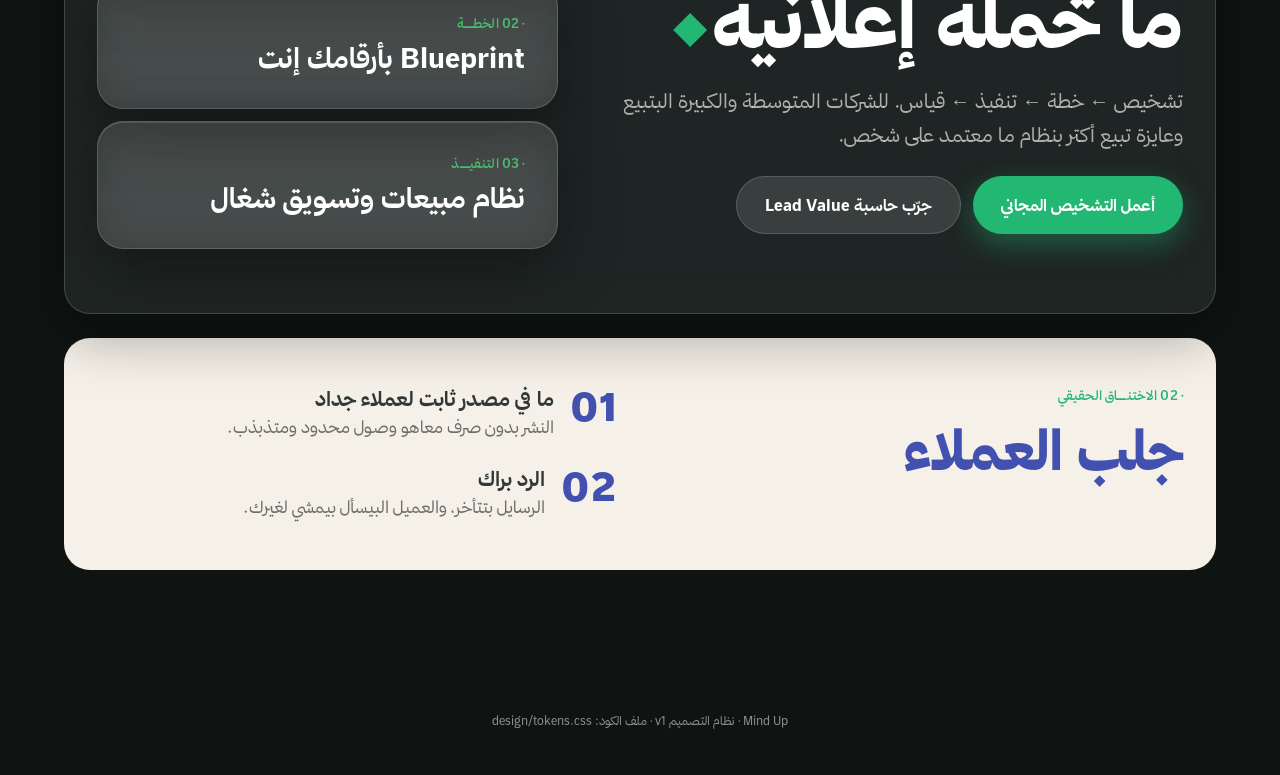
<file: design/index.html>
<!DOCTYPE html><html lang="ar" dir="rtl"><head><meta charset="utf-8">
<meta name="viewport" content="width=device-width,initial-scale=1,viewport-fit=cover">
<title>نظام التصميم – Mind Up</title>
<meta name="robots" content="noindex">
<meta name="theme-color" content="#1c2246">
<link rel="icon" href="../tools/kit/logo-white.png">
<link rel="stylesheet" href="tokens.css">
<style>
*{box-sizing:border-box}
html{background:var(--mu-night)}
body{margin:0;font-family:var(--font);font-size:var(--fs-body);line-height:var(--lh-body);color:#fff;direction:rtl;
  background:radial-gradient(1100px 700px at 105% -10%,rgba(66,81,176,.85),transparent 60%),radial-gradient(800px 600px at -15% 30%,rgba(35,183,116,.38),transparent 62%),linear-gradient(180deg,#1c2246 0%,#141a1e 40%,#0f1413 100%);background-attachment:fixed}
body::before{content:"";position:fixed;inset:0;pointer-events:none;opacity:.07;mix-blend-mode:overlay;background-image:url("data:image/svg+xml;utf8,<svg xmlns='http://www.w3.org/2000/svg' width='140' height='140'><filter id='n'><feTurbulence type='fractalNoise' baseFrequency='.9' numOctaves='2'/></filter><rect width='100%' height='100%' filter='url(%23n)'/></svg>")}
.container{max-width:var(--container);margin:0 auto;padding-inline:var(--gutter-m)}
@media(min-width:900px){.container{padding-inline:var(--gutter-d)}}
section{padding-block:var(--s-8)}
@media(min-width:900px){section{padding-block:var(--s-9)}}
.glass{background:var(--glass-1);border:1px solid var(--glass-line);border-radius:var(--r-xl);-webkit-backdrop-filter:blur(var(--blur)) saturate(140%);backdrop-filter:blur(var(--blur)) saturate(140%);box-shadow:0 20px 60px rgba(0,0,0,.35),inset 0 1px 0 rgba(255,255,255,.14)}
.cream{background:var(--mu-cream);color:var(--mu-dark)}
.cream .muted{color:#6B6F6C}
.muted{color:rgba(245,240,232,.68)}
/* type roles */
.t-display{font-size:var(--fs-display);line-height:var(--lh-display);font-weight:900;margin:0;letter-spacing:-.005em}
.t-h1{font-size:var(--fs-h1);line-height:var(--lh-h1);font-weight:900;margin:0;text-wrap:balance}
.t-h2{font-size:var(--fs-h2);line-height:var(--lh-h2);font-weight:700;margin:0;text-wrap:balance}
.t-h3{font-size:var(--fs-h3);line-height:var(--lh-h3);font-weight:700;margin:0}
.t-h4{font-size:var(--fs-h4);line-height:var(--lh-h4);font-weight:700;margin:0;color:var(--mu-green-300)}
.cream .t-h4{color:var(--mu-green)}
.t-lead{font-size:var(--fs-lead);line-height:var(--lh-lead);margin:0;max-width:var(--measure)}
.t-body{margin:0;max-width:var(--measure)}
.t-small{font-size:var(--fs-small);line-height:var(--lh-small);margin:0}
.t-label{font-size:var(--fs-label);line-height:var(--lh-label);font-weight:500;color:var(--mu-green-300);margin:0;letter-spacing:.01em}
.cream .t-label{color:var(--mu-green)}
.t-index{font-size:var(--fs-index);font-weight:900;line-height:1;font-variant-numeric:tabular-nums;color:var(--mu-blue-300)}
.cream .t-index{color:var(--mu-blue)}
.t-num{font-size:var(--fs-num-xl);font-weight:900;line-height:1;font-variant-numeric:tabular-nums;direction:ltr;unicode-bidi:isolate}
em.g{font-style:normal;color:var(--mu-green-300)} .cream em.g{color:var(--mu-green)} em.b{font-style:normal;color:var(--mu-blue)}
.dot{display:inline-block;width:.32em;height:.32em;background:var(--mu-green);transform:rotate(45deg);margin-inline-start:.12em;vertical-align:.08em}
/* nav */
.nav{display:flex;align-items:center;justify-content:space-between;padding-block:var(--s-5)}
.logo{display:flex;align-items:center;gap:10px}.logo img{width:40px}.logo b{letter-spacing:.14em;font-size:14px}.logo small{display:block;font-size:11px;opacity:.7;letter-spacing:.08em}
.nav ul{display:none;gap:var(--s-6);list-style:none;margin:0;padding:0;font-size:15px;font-weight:500}
@media(min-width:900px){.nav ul{display:flex}}
/* buttons */
.btn{display:inline-flex;align-items:center;justify-content:center;gap:8px;font:inherit;font-size:var(--fs-btn);font-weight:700;border-radius:var(--r-pill);padding:14px 28px;border:0;cursor:pointer;text-decoration:none;min-height:48px}
.btn-green{background:var(--mu-green);color:#fff;box-shadow:0 10px 28px rgba(35,183,116,.38)}
.btn-blue{background:var(--mu-blue);color:#fff;box-shadow:0 10px 28px rgba(66,81,176,.45)}
.btn-glass{background:var(--glass-2);color:#fff;border:1px solid var(--glass-line)}
.btn-ghost{background:transparent;color:rgba(245,240,232,.7)}
.cream .btn-outline{background:transparent;color:var(--mu-blue);border:1.5px solid var(--mu-blue)}
/* grids */
.grid{display:grid;gap:var(--s-5)}
@media(min-width:900px){.g2{grid-template-columns:1fr 1fr}.g3{grid-template-columns:repeat(3,1fr)}.g4{grid-template-columns:repeat(4,1fr)}.g5{grid-template-columns:repeat(5,1fr)}}
.sec-head{display:flex;flex-direction:column;gap:var(--s-3);margin-bottom:var(--s-7)}
.card{padding:var(--s-5)}
@media(min-width:900px){.card{padding:var(--s-6)}}
/* specimen table */
.spec{width:100%;border-collapse:collapse}
.spec td{padding:var(--s-5) var(--s-3);border-top:1px solid var(--glass-line);vertical-align:middle}
.spec td.meta{width:220px;font-size:13px;color:rgba(245,240,232,.68);line-height:1.6}
.spec td.meta b{display:block;color:#fff;font-size:14px;font-weight:700}
@media(max-width:700px){.spec td{display:block;padding:var(--s-2) 0;border:0}.spec tr{display:block;border-top:1px solid var(--glass-line);padding-block:var(--s-4)}.spec td.meta{width:auto}}
@media(max-width:899px){.weights{grid-template-columns:1fr 1fr}}
.weights .w{display:flex;flex-direction:column;gap:6px;padding:var(--s-5);border-radius:var(--r-lg)}
.weights .w span.s{font-size:44px;line-height:1.15}
.weights .w small{font-size:12px;color:rgba(245,240,232,.68)}
/* kashida */
.k-row{display:grid;grid-template-columns:1fr;gap:var(--s-3);padding:var(--s-5);border-radius:var(--r-lg)}
@media(min-width:700px){.k-row{grid-template-columns:1fr auto 1fr;align-items:center}}
.k-row .arrow{color:rgba(245,240,232,.4);text-align:center}
.k-before{font-size:30px;font-weight:700;color:rgba(245,240,232,.55)}
.k-after{font-size:30px;font-weight:700;color:var(--mu-green-300)}
.rules{margin:0;padding:0;list-style:none;display:grid;gap:var(--s-3)}
.rules li{display:flex;gap:var(--s-3);align-items:flex-start}
.rules li b.ok,.rules li b.no{flex:none;width:24px;height:24px;border-radius:50%;display:grid;place-items:center;font-size:12px}
.rules li b.ok{background:rgba(35,183,116,.22);color:var(--mu-green-200)} .rules li b.no{background:rgba(255,122,107,.18);color:#FFB3A8}
/* spacing */
.sp{display:flex;align-items:flex-end;gap:var(--s-4);flex-wrap:wrap}
.sp div{display:flex;flex-direction:column;align-items:center;gap:6px;font-size:12px;color:rgba(245,240,232,.68)}
.sp i{display:block;background:linear-gradient(180deg,var(--mu-green),var(--mu-blue));border-radius:4px;width:24px}
/* colors */
.sw{border-radius:var(--r-lg);overflow:hidden;border:1px solid var(--glass-line)}
.sw div{height:110px}
.sw p{margin:0;padding:var(--s-3) var(--s-4);font-size:13px;background:var(--mu-dark);color:#fff}
.sw p b{display:block;font-size:15px}
/* components */
.opt{display:flex;flex-direction:column;align-items:flex-start;gap:2px;width:100%;padding:14px 16px;border-radius:var(--r-md);border:1px solid var(--glass-line);background:var(--glass-2);color:#fff;font:inherit;text-align:right}
.opt small{font-size:12.5px;color:rgba(245,240,232,.68)}
.opt.on{background:var(--glass-on);border-color:rgba(124,138,230,.9);box-shadow:0 8px 24px rgba(66,81,176,.45)}
.inp{width:100%;font:inherit;font-size:17px;padding:14px 16px;border-radius:var(--r-md);border:1px solid var(--glass-line);background:rgba(0,0,0,.22);color:#fff}
.band{display:inline-flex;align-items:center;gap:8px;font-weight:700;border-radius:var(--r-pill);padding:6px 14px;font-size:14px;border:1px solid}
.band i{width:9px;height:9px;transform:rotate(45deg);background:currentColor}
.band.red{background:rgba(255,122,107,.14);color:#FFB3A8;border-color:rgba(255,122,107,.4)}
.band.mid{background:rgba(124,138,230,.18);color:var(--mu-blue-200);border-color:rgba(124,138,230,.45)}
.band.green{background:rgba(35,183,116,.18);color:var(--mu-green-200);border-color:rgba(35,183,116,.45)}
.kpi{background:var(--glass-2);border:1px solid var(--glass-line);border-radius:var(--r-md);padding:12px 14px}
.kpi b{display:block;font-size:24px;font-weight:900;direction:ltr;text-align:right}
.kpi small{font-size:12px;color:rgba(245,240,232,.68)}
.steps4{display:grid;grid-template-columns:repeat(4,1fr);gap:8px;margin:0;padding:0;list-style:none}
.steps4 li{display:flex;flex-direction:column;opacity:.45}.steps4 li.on{opacity:1}.steps4 li.done{opacity:.8}
.steps4 b{font-size:24px;font-weight:900;line-height:1}.steps4 span{font-size:12px;color:var(--mu-green-300);font-weight:500}
/* editorial index (Sample A) */
.index{display:grid;gap:var(--s-6)}
@media(min-width:900px){.index{grid-template-columns:repeat(4,1fr)}}
.index div{border-top:2px solid var(--mu-blue);padding-top:var(--s-4);display:flex;flex-direction:column;gap:var(--s-2)}
.hero-demo{padding-block:var(--s-7) var(--s-8);display:grid;gap:var(--s-7);align-items:center}
@media(min-width:900px){.hero-demo{grid-template-columns:1.25fr 1fr}}
.footnote{font-size:12px;color:rgba(245,240,232,.55);text-align:center;padding-block:var(--s-6)}
.tag-k{font-family:ui-monospace,Menlo,monospace;font-size:12px;background:rgba(0,0,0,.3);padding:2px 8px;border-radius:6px;direction:ltr;display:inline-block}
.cream .tag-k{background:rgba(66,81,176,.08)}
</style></head><body>

<div class="container">
  <nav class="nav"><div class="logo"><img src="../tools/kit/logo-white.png" alt=""><div><b>MIND UP</b><small>GROWTH SYSTEMS</small></div></div>
    <ul><li>الأنظمة</li><li>الأدوات المجانية</li><li>قصص العملاء</li><li>عن Mind Up</li></ul>
    <a class="btn btn-green" href="#">التشخيص المجاني</a></nav>
</div>

<!-- COVER -->
<header class="container" style="padding-block:var(--s-8) var(--s-9)">
  <p class="t-label">نظام التصميم · الإصدار 1 · 26 نوفمبر 2026</p>
  <h1 class="t-display" style="margin-top:var(--s-4)">نظـــام التصميم<span class="dot"></span></h1>
  <p class="t-lead muted" style="margin-top:var(--s-5)">مرجع واحد لموقع Mind Up والأدوات المجانية وفورم التشخيص. كل حجم وكل وزن وكل مسافة هنا ليها مكان محدد. بعد ما تعتمده، الكود كله بيتبني عليه.</p>
  <div class="index" style="margin-top:var(--s-8)">
    <div><span class="t-index">01</span><span class="t-h4">الخــط والأوزان</span><span class="t-small muted">خط ثمانية، 5 أوزان</span></div>
    <div><span class="t-index">02</span><span class="t-h4">سلّم الأحـــجام</span><span class="t-small muted">من العنوان الكبير للتعليق</span></div>
    <div><span class="t-index">03</span><span class="t-h4">الكشـــيدة</span><span class="t-small muted">مدّ الحرف في العناوين المهمة</span></div>
    <div><span class="t-index">04</span><span class="t-h4">التطبيـــق</span><span class="t-small muted">المسافات، الألوان، الزجاج، المكوّنات</span></div>
  </div>
</header>

<!-- 01 WEIGHTS -->
<section><div class="container">
  <div class="sec-head"><p class="t-label">· 01</p><h2 class="t-h1">الخــط والأوزان</h2><p class="t-lead muted">Thmanyah Sans، مرفوع مع الموقع نفسه عشان يظهر صاح في أي موبايل وأي شبكة. ما في أي خط بديل.</p></div>
  <div class="grid g5 weights">
    <div class="w glass"><span class="s" style="font-weight:300">نمو</span><b>Light · 300</b><small>أرقام ثانوية كبيرة، اقتباسات</small></div>
    <div class="w glass"><span class="s" style="font-weight:400">نمو</span><b>Regular · 400</b><small>النص الأساسي والفقرات</small></div>
    <div class="w glass"><span class="s" style="font-weight:500">نمو</span><b>Medium · 500</b><small>التسميات، القوائم، الروابط</small></div>
    <div class="w glass"><span class="s" style="font-weight:700">نمو</span><b>Bold · 700</b><small>H2–H4، الأزرار، الأسئلة</small></div>
    <div class="w glass"><span class="s" style="font-weight:900">نمو</span><b>Black · 900</b><small>Display، H1، الأرقام الكبيرة</small></div>
  </div>
  <div class="glass card" style="margin-top:var(--s-5)">
    <p style="font-size:clamp(28px,3vw,44px);line-height:1.35;margin:0;font-weight:300">النمو ما صدفة. <span style="font-weight:400">النمو نظام</span> <span style="font-weight:500">بيبدأ بتشخيص،</span> <span style="font-weight:700">وبيمشي بأرقام،</span> <span style="font-weight:900;color:var(--mu-green-300)">وبيقيس كل أسبوع.</span></p>
  </div>
</div></section>

<!-- 02 SCALE -->
<section class="cream"><div class="container">
  <div class="sec-head"><p class="t-label">· 02</p><h2 class="t-h1" style="color:var(--mu-blue)">سلّم الأحـــجام</h2><p class="t-lead muted">كل عنصر ليهو حجم في الموبايل وحجم في الديسكتوب، والموقع بيتنقل بينهم براه حسب عرض الشاشة. المسافة بين السطور أوسع في النص وأضيق في العناوين.</p></div>
  <table class="spec" style="--glass-line:rgba(50,56,53,.14)">
    <tr><td class="meta" style="color:#6B6F6C"><b style="color:var(--mu-dark)">Display</b>موبايل 56 · ديسكتوب 88px · Black 900 · سطر 1.05<br>غلاف الصفحة الرئيسية بس</td><td><span class="t-display" style="color:var(--mu-blue)">نكـــبر بزنسك<span class="dot"></span></span></td></tr>
    <tr><td class="meta" style="color:#6B6F6C"><b style="color:var(--mu-dark)">H1</b>موبايل 36 · ديسكتوب 56px · Black 900 · سطر 1.15<br>عنوان كل صفحة أو قسم كبير</td><td><h3 class="t-h1">أنظمة نمو، ما إعلانات وبس</h3></td></tr>
    <tr><td class="meta" style="color:#6B6F6C"><b style="color:var(--mu-dark)">H2</b>موبايل 28 · ديسكتوب 40px · Bold 700 · سطر 1.2<br>عنوان داخل القسم</td><td><h3 class="t-h2">وين بيضيع العميل بين الاستفسار والدفع؟</h3></td></tr>
    <tr><td class="meta" style="color:#6B6F6C"><b style="color:var(--mu-dark)">H3</b>موبايل 22 · ديسكتوب 28px · Bold 700 · سطر 1.3<br>عنوان كرت، سؤال في الأداة</td><td><h3 class="t-h3">Revenue Conversion System</h3></td></tr>
    <tr><td class="meta" style="color:#6B6F6C"><b style="color:var(--mu-dark)">H4 · عنوان جانبي</b>موبايل 18 · ديسكتوب 20px · Bold 700 · أخضر · مع كشيدة</td><td><span class="t-h4">الاختنـــاق الحقيقي</span></td></tr>
    <tr><td class="meta" style="color:#6B6F6C"><b style="color:var(--mu-dark)">Lead</b>موبايل 18 · ديسكتوب 20px · Regular 400 · سطر 1.7<br>أول فقرة تحت العنوان</td><td><p class="t-lead">عندك منتج الناس بترجع ليهو، ودي أقوى نقطة عندك. المشكلة إنو العملاء الجداد قليلين.</p></td></tr>
    <tr><td class="meta" style="color:#6B6F6C"><b style="color:var(--mu-dark)">Body</b>موبايل 16 · ديسكتوب 17px · Regular 400 · سطر 1.75<br>أقصى عرض 68 حرف للسطر</td><td><p class="t-body">النشر في فيسبوك وإنستغرام بدون صرف معاهو وصول محدود ومتذبذب. الرسايل بتتأخر، والعميل البيسأل بيمشي لغيرك، وده بيأثر مباشرة على الإقفال.</p></td></tr>
    <tr><td class="meta" style="color:#6B6F6C"><b style="color:var(--mu-dark)">Small</b>14px · Regular/Medium · سطر 1.6</td><td><p class="t-small muted">الأرقام دي محسوبة من إجاباتك إنت.</p></td></tr>
    <tr><td class="meta" style="color:#6B6F6C"><b style="color:var(--mu-dark)">Label</b>13px · Medium 500 · أخضر</td><td><p class="t-label">· 03 الخطة</p></td></tr>
    <tr><td class="meta" style="color:#6B6F6C"><b style="color:var(--mu-dark)">رقم كبير</b>موبايل 64 · ديسكتوب 96px · Black 900 · أرقام متساوية العرض</td><td><span class="t-num" style="color:var(--mu-blue)">$16,000</span></td></tr>
    <tr><td class="meta" style="color:#6B6F6C"><b style="color:var(--mu-dark)">رقم فهرس</b>موبايل 28 · ديسكتوب 40px · Black 900 · أزرق</td><td><span class="t-index">01 &nbsp; 02 &nbsp; 03</span></td></tr>
    <tr><td class="meta" style="color:#6B6F6C"><b style="color:var(--mu-dark)">زر</b>16px · Bold 700 · ارتفاع 48px</td><td><a class="btn btn-blue">أعمل التشخيص المجاني</a> &nbsp; <a class="btn btn-outline">شوف الأنظمة</a></td></tr>
  </table>
</div></section>

<!-- 03 KASHIDA -->
<section><div class="container">
  <div class="sec-head"><p class="t-label">· 03</p><h2 class="t-h1">الكشـــيدة<span class="dot"></span></h2><p class="t-lead muted">مدّ الحرف (Shift + ت في الكيبورد العربي، أو Shift + J). بنستعملها عشان العنوان المهم يتنفس ويبقى ليهو شخصية، بس بقواعد.</p></div>
  <div class="grid g2">
    <div class="grid" style="gap:var(--s-3)">
      <div class="k-row glass"><span class="k-before">التشخيص</span><span class="arrow">←</span><span class="k-after">التشـــخيص</span></div>
      <div class="k-row glass"><span class="k-before">الحسبة</span><span class="arrow">←</span><span class="k-after">الحـــسبة</span></div>
      <div class="k-row glass"><span class="k-before">أهدافك</span><span class="arrow">←</span><span class="k-after">أهـــدافك</span></div>
      <div class="k-row glass"><span class="k-before">جلب العملاء</span><span class="arrow">←</span><span class="k-after">جلب العمـــلاء</span></div>
      <div class="k-row glass"><span class="k-before">الخطوة الجاية</span><span class="arrow">←</span><span class="k-after">الخـــطوة الجاية</span></div>
    </div>
    <div class="glass card">
      <h3 class="t-h3" style="margin-bottom:var(--s-4)">قواعد الاستعمال</h3>
      <ul class="rules">
        <li><b class="ok">✓</b><span><b>وين:</b> العناوين الجانبية (H4)، عناوين الأقسام (H1)، وغلاف الصفحة (Display).</span></li>
        <li><b class="ok">✓</b><span><b>كم:</b> 3 مدّات (ـــ) في الحجم الصغير والمتوسط، و2 في Display. كلمة واحدة بس في العنوان، وتكون 4 حروف أو أكتر.</span></li>
        <li><b class="ok">✓</b><span><b>وين في الكلمة:</b> بعد حرف بيتوصل بالبعده، في نص أطول كلمة.</span></li>
        <li><b class="no">✕</b><span>ما بعد ا د ذ ر ز و ة ء، لأنها ما بتتوصل باللي بعدها.</span></li>
        <li><b class="no">✕</b><span>ما في النص العادي، ولا الأزرار، ولا الخانات، ولا الأرقام، ولا أسماء العملاء.</span></li>
        <li><b class="no">✕</b><span>ما في الأسئلة الطويلة جوه الأدوات، لأنها بتطوّل السطر في الموبايل.</span></li>
      </ul>
      <p class="t-small muted" style="margin-top:var(--s-4)">في الكود: <span class="tag-k">mu.kashida("التشخيص")</span> بتحطها في المكان الصاح براها.</p>
    </div>
  </div>
</div></section>

<!-- 04 SPACING + COLOR -->
<section class="cream"><div class="container">
  <div class="sec-head"><p class="t-label">· 04</p><h2 class="t-h1" style="color:var(--mu-blue)">المسافـــات والألوان</h2><p class="t-lead muted">كل المسافات مضاعفات 4. القسم بياخد 64px في الموبايل و96px في الديسكتوب. عرض الموقع 1200px، والفورم والأدوات 640px.</p></div>
  <div class="sp" style="--x:1">
    <div><i style="height:4px"></i>4</div><div><i style="height:8px"></i>8</div><div><i style="height:12px"></i>12</div><div><i style="height:16px"></i>16</div><div><i style="height:24px"></i>24</div><div><i style="height:32px"></i>32</div><div><i style="height:48px"></i>48</div><div><i style="height:64px"></i>64</div><div><i style="height:96px"></i>96</div><div><i style="height:128px"></i>128</div>
  </div>
  <div class="grid g4" style="margin-top:var(--s-7);color:#fff">
    <div class="sw"><div style="background:#4251B0"></div><p><b>Mind Up Blue</b>#4251B0 · العناوين، الأزرار الأساسية، الأرقام</p></div>
    <div class="sw"><div style="background:#23B774"></div><p><b>Growth Green</b>#23B774 · الإجراء، التسميات، الكلمة المهمة</p></div>
    <div class="sw"><div style="background:#323835"></div><p><b>Dark</b>#323835 · النص على الكريمي</p></div>
    <div class="sw" style="color:var(--mu-dark)"><div style="background:#F5F0E8;border-bottom:1px solid rgba(0,0,0,.08)"></div><p style="background:#fff"><b>Cream</b>#F5F0E8 · أقسام المقالات والتقارير</p></div>
  </div>
  <p class="t-small muted" style="margin-top:var(--s-4)">الموقع بيبدّل بين قسم غامق زجاجي (الغلاف والأدوات) وقسم كريمي هادي (الشرح والقصص)، زي ملف Sample A. ما في أصفر.</p>
</div></section>

<!-- 05 COMPONENTS -->
<section><div class="container">
  <div class="sec-head"><p class="t-label">· 05</p><h2 class="t-h1">المكوّنـــات</h2><p class="t-lead muted">نفس القطع بتتكرر في الموقع والأدوات، عشان أي صفحة جديدة تطلع شبه أخواتها.</p></div>
  <div class="grid g3">
    <div class="glass card grid" style="gap:var(--s-4)"><p class="t-label">أزرار</p>
      <a class="btn btn-green">أعرض النتيجة</a><a class="btn btn-blue">أعمل التشخيص المجاني</a><a class="btn btn-glass">شوف الأدوات</a><a class="btn btn-ghost">رجوع</a></div>
    <div class="glass card grid" style="gap:var(--s-3)"><p class="t-label">سؤال واختيارات</p>
      <p class="t-label" style="color:var(--mu-green-300)">شركتك · 3 من 24</p><h3 class="t-h3">دورك في الشركة؟</h3>
      <div class="opt">المالك أو المؤسس</div><div class="opt on">مدير المبيعات أو التوزيع</div><div class="opt">موظف وبجمع معلومات<small>بنرسل ليك ملخص تشاركه مع إدارتك</small></div>
      <input class="inp" placeholder="مثلاً: 0912345678"></div>
    <div class="glass card grid" style="gap:var(--s-4)"><p class="t-label">نتيجة</p>
      <ol class="steps4"><li class="done"><b>01</b><span>شركتك</span></li><li class="done"><b>02</b><span>الحسبة</span></li><li class="on"><b>03</b><span>أهدافك</span></li><li><b>04</b><span>بياناتك</span></li></ol>
      <span class="t-num" style="font-size:72px">$60</span>
      <div style="display:flex;gap:8px;flex-wrap:wrap"><span class="band red"><i></i>منخفضة</span><span class="band mid"><i></i>كويسة</span><span class="band green"><i></i>ممتازة</span></div>
      <div class="grid g2" style="gap:10px;grid-template-columns:1fr 1fr"><div class="kpi"><small>نسبة الإغلاق</small><b>7.5%</b></div><div class="kpi"><small>متوسط الصفقة</small><b>$800</b></div></div></div>
  </div>
</div></section>

<!-- 06 APPLIED: agency homepage hero -->
<section style="padding-top:0"><div class="container">
  <div class="sec-head"><p class="t-label">· 06</p><h2 class="t-h1">التطبيـــق على الموقع</h2><p class="t-lead muted">شكل أول شاشة في موقع Mind Up بالنظام ده.</p></div>
  <div class="glass" style="padding:var(--s-6) var(--s-6) 0;overflow:hidden">
    <div class="hero-demo">
      <div style="display:flex;flex-direction:column;gap:var(--s-5)">
        <p class="t-label">Mind Up Growth Systems · الخرطوم</p>
        <h1 class="t-display" style="font-size:clamp(44px,3.6vw + 30px,76px)">نبني ليك <em class="g">نظـام نمو</em><br>ما حملة إعلانية<span class="dot"></span></h1>
        <p class="t-lead muted">تشخيص ← خطة ← تنفيذ ← قياس. للشركات المتوسطة والكبيرة البتبيع وعايزة تبيع أكتر بنظام ما معتمد على شخص.</p>
        <div style="display:flex;gap:var(--s-3);flex-wrap:wrap"><a class="btn btn-green">أعمل التشخيص المجاني</a><a class="btn btn-glass">جرّب حاسبة Lead Value</a></div>
      </div>
      <div class="grid" style="gap:var(--s-3)">
        <div class="glass card" style="background:var(--glass-2)"><p class="t-label">· 01 التشـــخيص</p><p class="t-h3" style="margin-top:6px">نعرف وين القيد الحقيقي</p></div>
        <div class="glass card" style="background:var(--glass-2)"><p class="t-label">· 02 الخطـــة</p><p class="t-h3" style="margin-top:6px">Blueprint بأرقامك إنت</p></div>
        <div class="glass card" style="background:var(--glass-2)"><p class="t-label">· 03 التنفيـــذ</p><p class="t-h3" style="margin-top:6px">نظام مبيعات وتسويق شغال</p></div>
      </div>
    </div>
  </div>
  <!-- cream editorial block -->
  <div class="cream" style="border-radius:var(--r-xl);padding:var(--s-7) var(--s-6);margin-top:var(--s-5)">
    <div class="grid g2" style="gap:var(--s-7);align-items:start">
      <div><p class="t-label">· 02 الاختنـــاق الحقيقي</p><h2 class="t-h1" style="color:var(--mu-blue);margin-top:var(--s-3)">جلب العملاء</h2></div>
      <div class="grid" style="gap:var(--s-5)">
        <div style="display:flex;gap:var(--s-4)"><span class="t-index">01</span><div><p class="t-h3" style="font-size:20px">ما في مصدر ثابت لعملاء جداد</p><p class="t-body muted">النشر بدون صرف معاهو وصول محدود ومتذبذب.</p></div></div>
        <div style="display:flex;gap:var(--s-4)"><span class="t-index">02</span><div><p class="t-h3" style="font-size:20px">الرد براك</p><p class="t-body muted">الرسايل بتتأخر، والعميل البيسأل بيمشي لغيرك.</p></div></div>
      </div>
    </div>
  </div>
</div></section>

<p class="footnote">Mind Up · نظام التصميم v1 · ملف الكود: design/tokens.css</p>
</body></html>
</file>
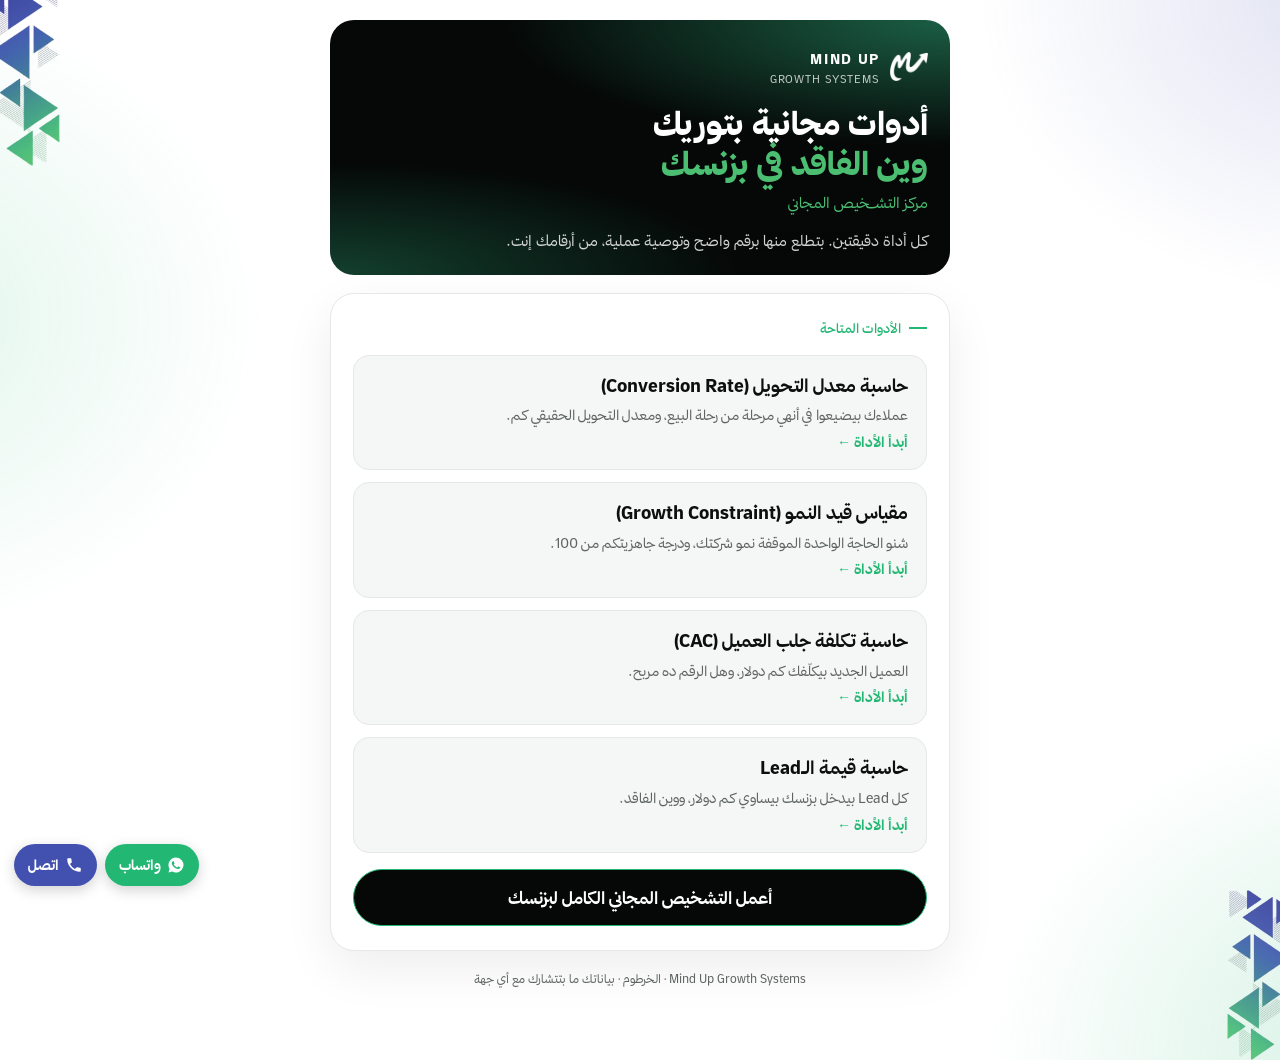
<file: tools/index.html>
<!DOCTYPE html><html lang="ar" dir="rtl"><head><meta charset="utf-8">
<meta name="viewport" content="width=device-width,initial-scale=1,viewport-fit=cover">
<title>مركز التشخيص المجاني – Mind Up</title>
<meta name="description" content="أدوات مجانية من Mind Up Growth Systems: كل أداة دقيقتين، وبتوريك وين الفاقد في بزنسك وكيف تصلحه.">
<meta property="og:title" content="مركز التشخيص المجاني – Mind Up">
<meta property="og:description" content="أدوات مجانية، كل واحدة دقيقتين، وبتوريك وين الفاقد في بزنسك.">
<meta property="og:image" content="https://mindupagency249-rgb.github.io/mind-up/tools/kit/og-center.jpg"><meta name="twitter:card" content="summary_large_image">
<meta name="theme-color" content="#4251B0">
<link rel="icon" href="kit/logo-white.png"><link rel="stylesheet" href="kit/brand.css"><script src="kit/kashida-live.js"></script>
<style>.tl{list-style:none;margin:0;padding:0;display:grid;gap:12px}.tl a{display:flex;flex-direction:column;gap:4px;text-decoration:none;color:var(--ink);background:var(--chip);border:1.5px solid var(--line);border-radius:16px;padding:16px 18px;transition:transform .12s}.tl a:hover{transform:translateY(-1px);border-color:var(--chip-on)}.tl b{font-size:18px}.tl small{color:var(--muted);font-size:14px}.tl .go{color:var(--green);font-weight:700;font-size:14px}.soon{opacity:.55;pointer-events:none}</style>
</head><body><div class="wrap">
<header class="hero">
  <div class="brand"><img src="kit/logo-white.png" alt=""><div><b>MIND UP</b><small>GROWTH SYSTEMS</small></div></div>
  <span class="tag">مركز التشخيص المجاني</span>
  <h1>أدوات مجانية بتوريك<br><em>وين الفاقد في بزنسك</em></h1>
  <p>كل أداة دقيقتين. بتطلع منها برقم واضح وتوصية عملية، من أرقامك إنت.</p>
</header>
<main class="card">
  <div class="qnum">الأدوات المتاحة</div>
  <ul class="tl" id="tl"></ul>
  <a class="cta" href="../">أعمل التشخيص المجاني الكامل لبزنسك</a>
</main>
<div class="foot">Mind Up Growth Systems · الخرطوم · بياناتك ما بتتشارك مع أي جهة</div>
</div>
<script>
/* Daily builder: add each new tool at the TOP of this list. */
var TOOLS=[
 {id:"conversion-rate",name:"حاسبة معدل التحويل (Conversion Rate)",d:"عملاءك بيضيعوا في أنهي مرحلة من رحلة البيع، ومعدل التحويل الحقيقي كم."},
 {id:"growth-constraint",name:"مقياس قيد النمو (Growth Constraint)",d:"شنو الحاجة الواحدة الموقفة نمو شركتك، ودرجة جاهزيتكم من 100."},
 {id:"cac",name:"حاسبة تكلفة جلب العميل (CAC)",d:"العميل الجديد بيكلّفك كم دولار، وهل الرقم ده مربح."},
 {id:"lead-value",name:"حاسبة قيمة الـLead",d:"كل Lead بيدخل بزنسك بيساوي كم دولار، ووين الفاقد."}
];
document.getElementById("tl").innerHTML=TOOLS.map(function(t){return '<li><a href="'+t.id+'/"'+(t.soon?' class="soon" aria-disabled="true"':'')+'><b>'+t.name+'</b><small>'+t.d+'</small><span class="go">'+(t.soon?'قريباً':'أبدأ الأداة ←')+'</span></a></li>'}).join("");
</script><!-- MU contact FAB (founder 27 Nov): one-tap WhatsApp + call -->
<style>
.mu-fab{position:fixed;bottom:14px;left:14px;z-index:9999;display:flex;gap:8px;font-family:inherit}
.mu-fab a{display:flex;align-items:center;gap:6px;text-decoration:none;font-weight:700;font-size:14px;padding:10px 14px;border-radius:999px;box-shadow:0 4px 14px rgba(0,0,0,.18);color:#fff}
.mu-fab .w{background:#23B774}.mu-fab .c{background:#4251B0}
.mu-fab svg{width:18px;height:18px;fill:#fff}
@media print{.mu-fab{display:none}}
body{padding-bottom:72px}
</style>
<div class="mu-fab" dir="rtl">
<a class="w" id="muWa" href="https://wa.me/249119744949?text=%D8%A7%D9%84%D8%B3%D9%84%D8%A7%D9%85%20%D8%B9%D9%84%D9%8A%D9%83%D9%85%D8%8C%20%D8%AC%D9%8A%D8%AA%20%D9%85%D9%86%20%D8%B5%D9%81%D8%AD%D8%A9%20Mind%20Up%20%D9%88%D8%B9%D8%A7%D9%8A%D8%B2%20%D8%A3%D8%AD%D8%AC%D8%B2%20%D8%AC%D9%84%D8%B3%D8%A9%20%D8%AA%D8%B4%D8%AE%D9%8A%D8%B5." target="_blank" rel="noopener" aria-label="تواصل معنا واتساب"><svg viewBox="0 0 24 24"><path d="M12 2a10 10 0 0 0-8.6 15.1L2 22l5-1.3A10 10 0 1 0 12 2zm5.3 14.1c-.2.6-1.3 1.2-1.8 1.2-.5.1-1 .2-3.3-.7-2.8-1.1-4.5-3.9-4.7-4.1-.1-.2-1.1-1.5-1.1-2.8 0-1.3.7-2 1-2.3.2-.3.5-.3.7-.3h.5c.2 0 .4 0 .6.5l.8 2c.1.2.1.4 0 .5l-.3.5-.4.4c-.1.1-.3.3-.1.6.2.3.8 1.3 1.7 2.1 1.2 1 2.1 1.3 2.4 1.5.3.1.5.1.6-.1l.9-1c.2-.3.4-.2.6-.1l1.9.9c.3.1.5.2.5.3.1.1.1.6-.1 1.1z"/></svg>واتساب</a>
<a class="c" href="tel:+249119744949" aria-label="اتصل بنا"><svg viewBox="0 0 24 24"><path d="M6.6 10.8a15 15 0 0 0 6.6 6.6l2.2-2.2c.3-.3.7-.4 1-.2 1.1.4 2.3.6 3.6.6.6 0 1 .4 1 1V20c0 .6-.4 1-1 1A17 17 0 0 1 3 4c0-.6.4-1 1-1h3.5c.6 0 1 .4 1 1 0 1.3.2 2.5.6 3.6.1.3 0 .7-.2 1z"/></svg>اتصل</a>
</div>
<!-- /MU contact FAB -->
</body></html>
</file>
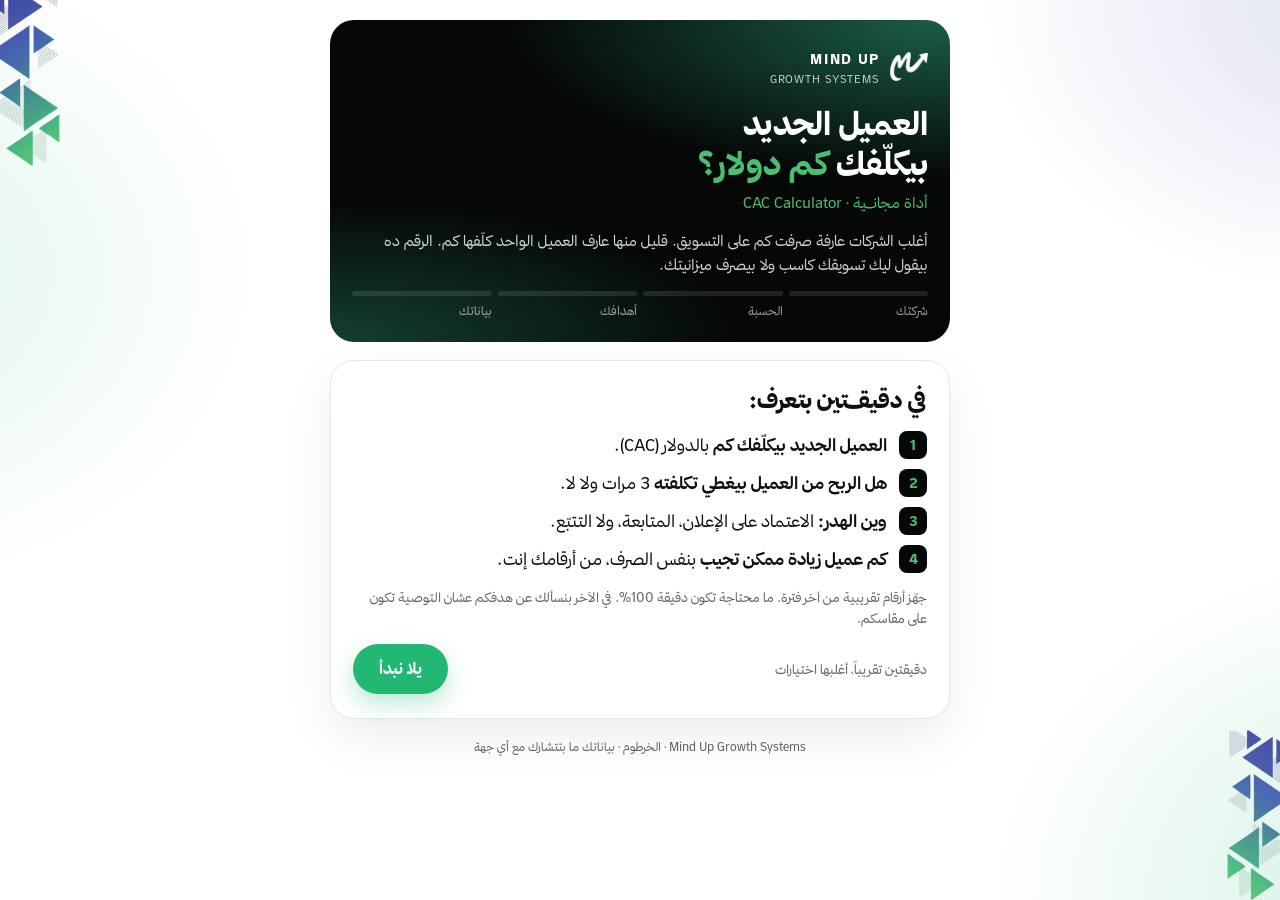
<file: tools/cac/index.html>
<!DOCTYPE html><html lang="ar" dir="rtl"><head><meta charset="utf-8">
<meta name="viewport" content="width=device-width,initial-scale=1,viewport-fit=cover">
<title>حاسبة تكلفة جلب العميل (CAC) – Mind Up</title>
<meta name="description" content="أداة مجانية من Mind Up Growth Systems: أعرف العميل الجديد بيكلّفك كم دولار، وهل تسويقك كاسب ولا بيصرف ميزانيتك.">
<meta property="og:title" content="العميل الواحد بيكلّفك كم؟">
<meta property="og:description" content="حاسبة CAC المجانية من Mind Up. دقيقتين وتعرف تسويقك كاسب ولا خسران.">
<meta property="og:image" content="https://mindupagency249-rgb.github.io/mind-up/tools/cac/og.jpg"><meta property="og:image:width" content="1200"><meta property="og:image:height" content="630"><meta name="twitter:card" content="summary_large_image">
<meta name="theme-color" content="#1c2246">
<link rel="icon" href="../kit/logo-white.png"><link rel="preload" href="../kit/fonts/thmanyah-sans-Bold.woff2" as="font" type="font/woff2" crossorigin><link rel="stylesheet" href="../kit/brand.css"><script src="../kit/kashida-live.js"></script>
</head><body>
<div class="wrap">
  <header class="hero">
    <div class="brand"><img src="../kit/logo-white.png" alt=""><div><b>MIND UP</b><small>GROWTH SYSTEMS</small></div></div>
    <span class="tag">أداة مجانية · CAC Calculator</span>
    <h1>العميل الجديد<br>بيكلّفك <em>كم دولار؟</em></h1>
    <p>أغلب الشركات عارفة صرفت كم على التسويق. قليل منها عارف العميل الواحد كلّفها كم. الرقم ده بيقول ليك تسويقك كاسب ولا بيصرف ميزانيتك.</p>
    <div class="bar"><span id="bar"></span></div>
    <ol class="steps4" id="steps"></ol>
  </header>
  <main class="card" id="card" aria-live="polite"></main>
  <div class="foot">Mind Up Growth Systems · الخرطوم · بياناتك ما بتتشارك مع أي جهة</div>
</div>
<script>
window.TOOL={
  id:"cac", name:"حاسبة تكلفة جلب العميل (CAC)", duration:"دقيقتين تقريباً، أغلبها اختيارات", section:"الحسبة",
  intro:'<h2 class="q">في دقيقتين بتعرف:</h2><ul><li><b>العميل الجديد بيكلّفك كم</b> بالدولار (CAC).</li><li><b>هل الربح من العميل بيغطي تكلفته</b> 3 مرات ولا لا.</li><li><b>وين الهدر:</b> الاعتماد على الإعلان، المتابعة، ولا التتبّع.</li><li><b>كم عميل زيادة ممكن تجيب</b> بنفس الصرف، من أرقامك إنت.</li></ul><p class="hint">جهّز أرقام تقريبية من آخر فترة. ما محتاجة تكون دقيقة 100%. في الآخر بنسألك عن هدفكم عشان التوصية تكون على مقاسكم.</p>',
  questions:[
    {id:"period",t:"داير تحسب على أي فترة؟",type:"single",req:true,opts:["آخر شهر","آخر 3 شهور","آخر 6 شهور","آخر سنة"]},
    {id:"mkt",t:"صرفت كم على التسويق في الفترة دي (بالدولار)؟",d:"إعلانات، محتوى، تصميم، وكالات، مؤثرين. لو حاسبها بالجنيه، حوّلها لدولار تقريبي.",type:"number",req:true,ph:"مثلاً: 1000"},
    {id:"sales",t:"وصرفت كم على المبيعات (بالدولار)؟",d:"رواتب فريق المبيعات، العمولات، أدوات الـCRM، الاتصالات والاشتراكات.",type:"number",req:true,ph:"مثلاً: 500"},
    {id:"other",t:"في مصروفات تانية مرتبطة بجلب العملاء (بالدولار)؟",d:"مثلاً معارض، عينات مجانية، مواصلات للمبيعات. لو ما في، خليه فاضي.",type:"number",ph:"اختياري"},
    {id:"customers",t:"كم عميل جديد جاك في نفس الفترة؟",d:"العملاء الجدد بس، ما العملاء الراجعين.",type:"number",req:true,ph:"مثلاً: 30",min:1,minMsg:"لازم يكون في عميل واحد على الأقل"},
    {id:"deal",t:"متوسط قيمة أول عملية بيع للعميل الجديد (بالدولار)؟",d:"لو ما عارفه، خليه فاضي.",type:"number",ph:"اختياري"},
    {id:"margin",t:"هامش الربح التقريبي من البيعة شنو؟",type:"single",req:true,opts:["أقل من 20%","20% – 40%","40% – 60%","أكتر من 60%","ما عارف"]},
    {id:"repeat",t:"العميل في المتوسط بيشتري منك كم مرة؟",type:"single",req:true,opts:["مرة واحدة","2 – 3 مرات","4 مرات أو أكتر","ما عارف"]},
    {id:"q_track",t:"بتعرف كل عميل جديد جا من وين؟",d:"يعني إعلان، توصية، محتوى، معرض...",type:"yesno",req:true},
    {id:"q_profit",t:"بتطلع بربح من أول عملية بيع للعميل؟",type:"single",req:true,opts:["نعم","لا","ما عارف"]},
    {id:"q_adsonly",t:"بتعتمد على الإعلانات الممولة بس عشان تجيب عملاء؟",type:"yesno",req:true},
    {id:"q_followup",t:"في متابعة منظّمة للي بيسأل وما يشتري؟",type:"yesno",req:true},
    {id:"q_ltv",t:"بتعرف العميل بيجيب ليك كم ربح طول فترة تعامله معاك (LTV)؟",type:"yesno",req:true}
  ],
  compute:function(A){
    var months={"آخر شهر":1,"آخر 3 شهور":3,"آخر 6 شهور":6,"آخر سنة":12}[A.period]||1;
    var other=(A.other!==""&&A.other>0)?A.other:0, total=A.mkt+A.sales+other, cac=total/A.customers;
    var deal=(A.deal!==""&&A.deal>0)?A.deal:0;
    var m={"أقل من 20%":0.15,"20% – 40%":0.3,"40% – 60%":0.5,"أكتر من 60%":0.65}[A.margin]||0;
    var p={"مرة واحدة":1,"2 – 3 مرات":2.5,"4 مرات أو أكتر":5}[A.repeat]||0;
    var first=deal*m, ltgp=deal*m*p, ratio=(ltgp&&cac)?ltgp/cac:0;
    var score=cac<50?100:cac<100?90:cac<200?75:cac<400?55:30;
    if(ratio){if(ratio<1)score=Math.min(score,30);else if(ratio<3)score=Math.min(score,60);}
    var band=(cac>300||(ratio&&ratio<1))?"red":(cac>=100||(ratio&&ratio<3))?"yellow":"green";
    var gaps=[["q_track","نعم","تتبّع مصدر كل عميل"],["q_profit","نعم","الربح من أول عملية بيع"],["q_adsonly","لا","مصادر عملاء غير الإعلان"],["q_followup","نعم","متابعة البيسأل وما يشتري"],["q_ltv","نعم","معرفة قيمة العميل (LTV)"]];
    var missing=gaps.filter(function(g){return A[g[0]]!==g[1]}).map(function(g){return g[2]});
    var rec=(A.q_followup==="لا"&&cac<100&&A.q_adsonly==="لا")?"revenue":"acquisition";
    var tags=[cac>300?"High CAC":cac<100?"Low CAC":"Mid CAC"];
    if(A.q_track==="لا")tags.push("No Tracking"); if(A.q_adsonly==="نعم")tags.push("Ads Dependent");
    if(ratio&&ratio<3)tags.push("LTGP:CAC < 3"); if(band!=="green")tags.push("Marketing Review");
    tags.push(rec==="acquisition"?"Needs CAS":"Needs Revenue Conversion System");
    var monthly=total/months, tier=monthly>=2000?"Hot":monthly>=500?"Warm":"Cold";
    var addCust=Math.max(1,Math.round(A.customers*0.2)), newCac=total/(A.customers+addCust), extra=deal?addCust*deal:0;
    var constraint=rec==="revenue"?"Conversion – تحويل الـLeads لمبيعات":"Leads – تكلفة جلب العملاء عالية";
    var pain=Math.min(10,(band==="red"?6:band==="yellow"?4:2)+Math.min(4,missing.length));
    return {pain:pain,cac:cac,total:total,deal:deal,first:first,ltgp:ltgp,ratio:ratio,score:score,band:band,missing:missing,rec:rec,tags:tags,tier:tier,months:months,
      extra:extra,addCust:addCust,newCac:newCac,constraint:constraint,sector:"صرف شهري تقريبي $"+Math.round(monthly).toLocaleString("en-US"),stage:"عملاء جدد "+A.customers+" / "+A.period,
      summary:"CAC $"+cac.toFixed(1)+" | Spend $"+Math.round(total)+" | New "+A.customers+" / "+A.period+(ratio?" | LTGP:CAC "+ratio.toFixed(1):"")+" | ناقص: "+(missing.join("، ")||"لا شي"),
      store:{cac:+cac.toFixed(2),marketing_spend:A.mkt,sales_spend:A.sales,other_spend:other,new_customers:A.customers,ltgp:Math.round(ltgp),ltgp_cac:+ratio.toFixed(2),score:score}};
  },
  teaser:function(R){
    var lab={red:["red","تكلفة العميل عالية"],yellow:["yellow","في فرصة تنزّل التكلفة"],green:["green","تكلفتك كويسة، وفي مساحة تكبر"]}[R.band], m=R.missing.length;
    var t='<div class="box teaser"><span class="band '+lab[0]+'"><i></i>'+lab[1]+'</span>';
    if(m) t+='<p>لقينا <b>'+m+' '+(m===1?'نقطة هدر':'نقاط هدر')+'</b> في نظام جلب العملاء، والتوصية جاهزة.</p>';
    t+='<p>تكلفة العميل عندك حوالي <b class="blur">$'+String(Math.round(R.cac)).replace(/\d/g,"8")+'</b>.</p>';
    return t+'</div>';
  },
  result:function(A,R){
    var M=window.MU, nm=M.esc(A.name.split(" ")[0]);
    var bandTxt={red:"تكلفة عالية",yellow:"تكلفة متوسطة",green:"تكلفة كويسة"}[R.band];
    var h='<div style="display:flex;flex-direction:column;gap:16px">';
    h+='<div class="qnum">نتيجتك يا '+nm+' · '+M.esc(A.period)+'</div>';
    h+='<div><div class="hint">العميل الجديد بيكلّفك</div><div class="big">'+M.money(R.cac)+'</div></div>';
    h+='<span class="band '+R.band+'"><i></i>'+bandTxt+'</span>';
    h+='<div><div class="scale-l"><span>CAC Score</span><b class="num">'+R.score+' / 100</b></div><div class="meter"><span style="width:'+R.score+'%"></span></div></div>';
    h+='<div class="kpis"><div class="kpi"><small>إجمالي الصرف</small><b>'+M.money(R.total)+'</b></div><div class="kpi"><small>عملاء جدد</small><b>'+A.customers+'</b></div><div class="kpi"><small>ربح العميل ÷ تكلفته</small><b>'+(R.ratio?R.ratio.toFixed(1)+'x':'—')+'</b></div></div>';
    if(R.ratio){var ok=R.ratio>=3;h+='<div class="box"><h3>قاعدة الـ3 أضعاف</h3><p style="margin:0">الربح المتوقع من العميل طول تعامله معاك حوالي <b class="num">'+M.money(R.ltgp)+'</b>، يعني <b class="num">'+R.ratio.toFixed(1)+'x</b> من تكلفته. '+(ok?'ده فوق الـ3 أضعاف، يعني عندك مساحة تكبّر الصرف بأمان.':'ده أقل من 3 أضعاف، يعني أي زيادة في الإعلان حتاكل من ربحك قبل ما تكبّرك.')+'</p>'+(R.first?'<p class="hint" style="margin:0">'+(R.first>=R.cac?'أول بيعة بتغطي تكلفة العميل، ودي نقطة قوية.':'أول بيعة ما بتغطي تكلفة العميل، فإنت بتموّل العميل من جيبك لحدي ما يرجع يشتري.')+'</p>':'')+'</div>';}
    h+='<div class="box hi"><h3>الفلوس الواقفة على الطاولة</h3><p style="margin:0">لو بنفس الصرف ده حوّلت <b class="num">'+R.addCust+'</b> عميل زيادة بس (متابعة أسرع وعرض أوضح)، تكلفة العميل بتنزل من <b class="num">'+M.money(R.cac)+'</b> لـ<b class="num">'+M.money(R.newCac)+'</b>'+(R.extra?'، وبيدخل ليك حوالي <b class="num">'+M.money(R.extra)+'</b> زيادة في '+M.esc(A.period)+'':'')+'. بدون ولا جنيه زيادة في الإعلان.</p></div>';
    h+='<div class="box"><h3>وين الهدر عندك</h3><ul class="gaps">';
    [["q_track","نعم","بتعرف كل عميل جا من وين"],["q_profit","نعم","بتربح من أول عملية بيع"],["q_adsonly","لا","عندك مصادر عملاء غير الإعلان"],["q_followup","نعم","متابعة منظّمة للي بيسأل وما يشتري"],["q_ltv","نعم","عارف قيمة العميل طول تعامله (LTV)"]].forEach(function(g){var ok=A[g[0]]===g[1];h+='<li><b class="'+(ok?'ok':'x')+'">'+(ok?'✓':'✕')+'</b><span>'+g[2]+'</span></li>';});
    h+='</ul></div>';
    var recName=R.rec==="revenue"?"Revenue Conversion System":"Client Acquisition System";
    var why=R.rec==="revenue"?"تكلفة جلب العميل عندك معقولة، لكن في عملاء بيضيعوا بين أول سؤال والدفع. التحسين في المتابعة والتحويل بينزّل التكلفة أكتر.":"تكلفة العميل بتتحدد من 3 حاجات: منو بتستهدف، العرض بتاعك، وكيف بتتابع. لما واحدة منهم ضعيفة، الإعلان بيصرف أكتر عشان يجيب نفس العدد.";
    h+='<div class="box"><h3>توصيتنا: '+recName+'</h3><p style="margin:0">'+why+'</p><p class="hint" style="margin:0">الحل ما «نزيد الميزانية». الحل نجيب عملاء أكتر من نفس الصرف.</p></div>';
    h+='</div>';
    return h;
  }
};
</script>
<script src="../kit/engine.js"></script>
</body></html>
</file>
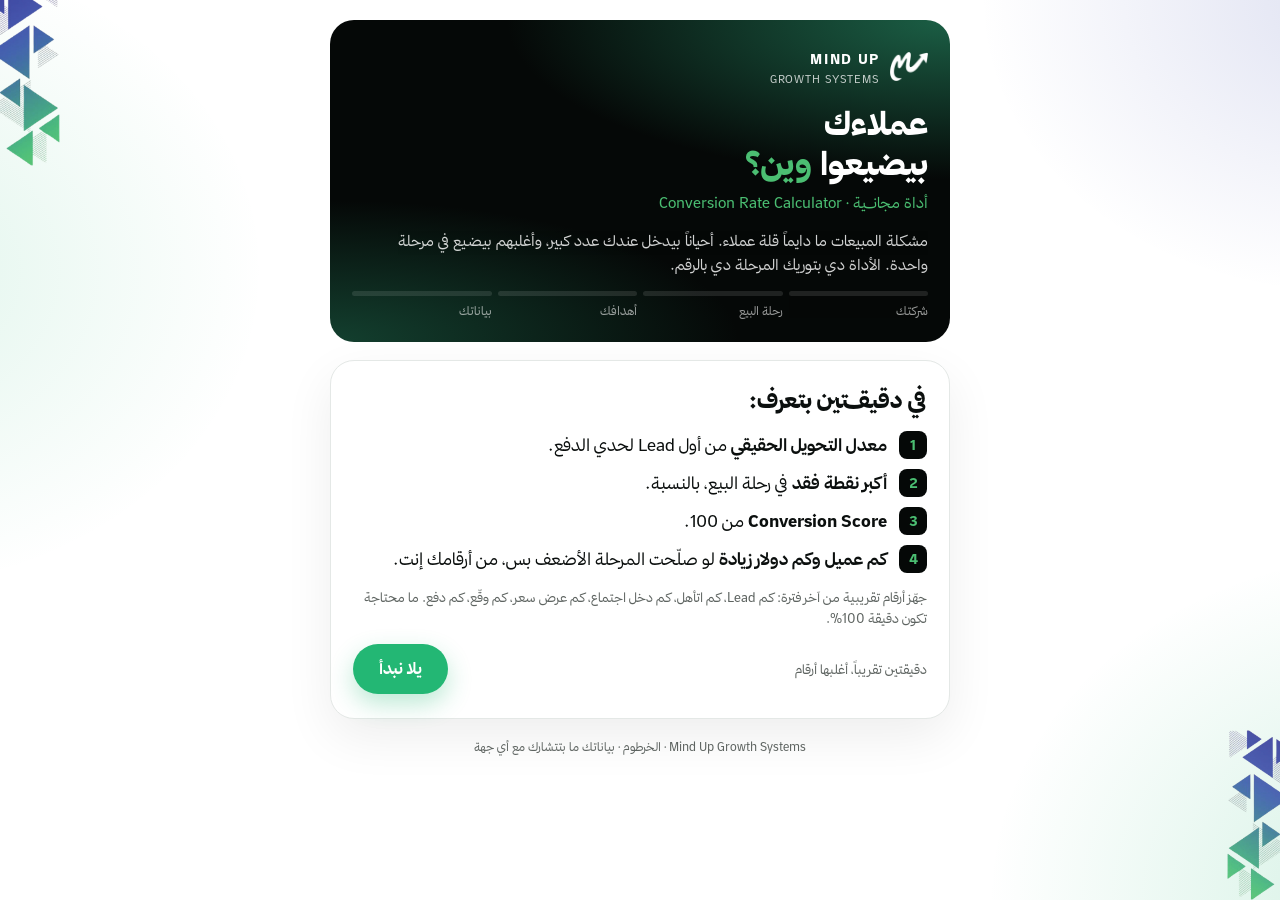
<file: tools/conversion-rate/index.html>
<!DOCTYPE html><html lang="ar" dir="rtl"><head><meta charset="utf-8">
<meta name="viewport" content="width=device-width,initial-scale=1,viewport-fit=cover">
<title>حاسبة معدل التحويل (Conversion Rate) – Mind Up</title>
<meta name="description" content="أداة مجانية من Mind Up Growth Systems: أعرف في أنهي مرحلة من رحلة البيع بتخسر أكبر عدد من العملاء، ومعدل التحويل الحقيقي عندك كم.">
<meta property="og:title" content="عملاءك بيضيعوا وين؟">
<meta property="og:description" content="حاسبة معدل التحويل المجانية من Mind Up. دقيقتين وتعرف أكبر نقطة فقد في رحلة البيع.">
<meta property="og:image" content="https://mindupagency249-rgb.github.io/mind-up/tools/conversion-rate/og.jpg"><meta property="og:image:width" content="1200"><meta property="og:image:height" content="630"><meta name="twitter:card" content="summary_large_image">
<meta name="theme-color" content="#1c2246">
<link rel="icon" href="../kit/logo-white.png"><link rel="preload" href="../kit/fonts/thmanyah-sans-Bold.woff2" as="font" type="font/woff2" crossorigin><link rel="stylesheet" href="../kit/brand.css"><script src="../kit/kashida-live.js"></script>
<style>
.fun{display:flex;flex-direction:column;gap:6px}
.fun .st{display:flex;align-items:center;gap:10px}
.fun .lb{width:92px;flex:none;font-size:13px;opacity:.85}
.fun .tr{flex:1;background:rgba(255,255,255,.12);border-radius:8px;height:30px;position:relative;overflow:hidden}
.fun .fl{height:100%;border-radius:8px;background:linear-gradient(90deg,#4251B0,#23B774);min-width:4px}
.fun .vl{position:absolute;inset-inline-start:8px;top:5px;font-size:13px;font-weight:700;color:#fff;text-shadow:0 1px 2px rgba(0,0,0,.25)}
.fun .dr{font-size:12px;opacity:.7;padding-inline-start:102px}
.fun .dr.worst{opacity:1;color:#ff8a7a;font-weight:700}
</style>
</head><body>
<div class="wrap">
  <header class="hero">
    <div class="brand"><img src="../kit/logo-white.png" alt=""><div><b>MIND UP</b><small>GROWTH SYSTEMS</small></div></div>
    <span class="tag">أداة مجانية · Conversion Rate Calculator</span>
    <h1>عملاءك<br>بيضيعوا <em>وين؟</em></h1>
    <p>مشكلة المبيعات ما دايماً قلة عملاء. أحياناً بيدخل عندك عدد كبير، وأغلبهم بيضيع في مرحلة واحدة. الأداة دي بتوريك المرحلة دي بالرقم.</p>
    <div class="bar"><span id="bar"></span></div>
    <ol class="steps4" id="steps"></ol>
  </header>
  <main class="card" id="card" aria-live="polite"></main>
  <div class="foot">Mind Up Growth Systems · الخرطوم · بياناتك ما بتتشارك مع أي جهة</div>
</div>
<script>
(function(){
var ST=[["leads","Leads"],["qualified","مؤهلين"],["diagnosis","تشخيص / اجتماع"],["proposal","عروض أسعار"],["closed","عقود"],["paid","دفعوا"]];
var TR=["Lead ← تأهيل","تأهيل ← تشخيص","تشخيص ← عرض سعر","عرض سعر ← إغلاق","إغلاق ← دفع"];
function pct(x){return (Math.round(x*1000)/10)+"%";}
window.TOOL={
  id:"conversion-rate", name:"حاسبة معدل التحويل (Conversion Rate)", duration:"دقيقتين تقريباً، أغلبها أرقام", section:"رحلة البيع",
  intro:'<h2 class="q">في دقيقتين بتعرف:</h2><ul><li><b>معدل التحويل الحقيقي</b> من أول Lead لحدي الدفع.</li><li><b>أكبر نقطة فقد</b> في رحلة البيع، بالنسبة.</li><li><b>Conversion Score</b> من 100.</li><li><b>كم عميل وكم دولار زيادة</b> لو صلّحت المرحلة الأضعف بس، من أرقامك إنت.</li></ul><p class="hint">جهّز أرقام تقريبية من آخر فترة: كم Lead، كم اتأهل، كم دخل اجتماع، كم عرض سعر، كم وقّع، كم دفع. ما محتاجة تكون دقيقة 100%.</p>',
  questions:[
    {id:"period",t:"داير تحلّل أنهي فترة؟",type:"single",req:true,opts:["آخر شهر","آخر 3 شهور","آخر 6 شهور","آخر سنة"]},
    {id:"leads",t:"كم Lead دخل عندك في الفترة دي؟",d:"أي زول سأل أو راسل أو اتصل أو ملأ فورم.",type:"number",req:true,ph:"مثلاً: 500",min:1,minMsg:"لازم يكون في Lead واحد على الأقل"},
    {id:"qualified",t:"كم واحد منهم كان مؤهل (Qualified)؟",d:"يعني محتاج خدمتك فعلاً وعنده القدرة يدفع.",type:"number",req:true,ph:"مثلاً: 340"},
    {id:"diagnosis",t:"كم واحد دخل معاك اجتماع أو مكالمة تشخيص؟",type:"number",req:true,ph:"مثلاً: 190"},
    {id:"proposal",t:"كم عرض سعر (Proposal) رسلت؟",type:"number",req:true,ph:"مثلاً: 150"},
    {id:"closed",t:"كم عقد أو اتفاق اتقفل؟",type:"number",req:true,ph:"مثلاً: 58"},
    {id:"paid",t:"كم عميل دفع فعلاً؟",type:"number",req:true,ph:"مثلاً: 54"},
    {id:"deal",t:"متوسط قيمة الصفقة الواحدة (بالدولار)؟",d:"لو ما عارفه، خليه فاضي.",type:"number",ph:"اختياري"},
    {id:"q_script",t:"عندكم Script موحّد للإغلاق والرد على الاعتراضات؟",type:"yesno",req:true},
    {id:"q_follow",t:"في نظام Follow-up واضح للي ما ردّ بعد عرض السعر؟",type:"yesno",req:true},
    {id:"q_lost",t:"بتسجّلوا سبب خسارة كل صفقة؟",type:"yesno",req:true},
    {id:"q_calls",t:"بتراجعوا تسجيلات أو ملاحظات مكالمات المبيعات؟",type:"yesno",req:true},
    {id:"q_dash",t:"عندكم Dashboard بيوريكم أرقام المبيعات كل أسبوع؟",type:"yesno",req:true}
  ],
  compute:function(A){
    var v=ST.map(function(s){return Math.max(0,+A[s[0]]||0)}), fixed=false;
    for(var i=1;i<v.length;i++){if(v[i]>v[i-1]){v[i]=v[i-1];fixed=true;}}
    var r=[];for(i=0;i<5;i++)r.push(v[i]?v[i+1]/v[i]:0);
    var overall=v[0]?v[5]/v[0]:0, op=overall*100;
    var score=op<5?20:op<10?40:op<20?60:op<35?80:100;
    var w=0;for(i=1;i<5;i++)if(r[i]<r[w])w=i;
    var weak=r.filter(function(x){return x<0.5}).length;
    var rec=weak>=3?"bgd":(w===0?"cas":"rcs");
    var band=score<=40?"red":score<=60?"yellow":"green";
    var gaps=[["q_script","Script موحّد للإغلاق"],["q_follow","نظام Follow-up"],["q_lost","تسجيل أسباب خسارة الصفقات"],["q_calls","مراجعة مكالمات المبيعات"],["q_dash","Dashboard للمبيعات"]];
    var missing=gaps.filter(function(g){return A[g[0]]!=="نعم"}).map(function(g){return g[1]});
    var lift=Math.min(1,r[w]+0.10), nv=v.slice(); nv[w+1]=Math.round(v[w]*lift);
    for(i=w+2;i<6;i++)nv[i]=Math.round(nv[i-1]*r[i-1]);
    var addPaid=Math.max(0,nv[5]-v[5]), deal=(A.deal!==""&&A.deal>0)?+A.deal:0, extra=addPaid*deal;
    var tags=[];if(w===3||r[3]<0.3)tags.push("Low Closing");if(A.q_follow!=="نعم")tags.push("Weak Follow-up");if(w===2)tags.push("Weak Offer");
    tags.push(rec==="cas"?"Needs CAS":rec==="bgd"?"Needs Business Growth Diagnostic":"Needs Revenue System");if(band!=="green")tags.push("Sales Review");
    var constraint=rec==="cas"?"Leads – جودة الـLeads والتأهيل":"Conversion – "+TR[w];
    var pain=Math.min(10,(band==="red"?6:band==="yellow"?4:2)+Math.min(4,missing.length));
    var months={"آخر شهر":1,"آخر 3 شهور":3,"آخر 6 شهور":6,"آخر سنة":12}[A.period]||1, perMonth=v[0]/months;
    var tier=perMonth>=100?"Hot":perMonth>=30?"Warm":"Cold";
    return {v:v,r:r,fixed:fixed,overall:overall,score:score,w:w,weak:weak,rec:rec,band:band,missing:missing,addPaid:addPaid,extra:extra,deal:deal,lift:lift,
      tags:tags,tier:tier,pain:pain,constraint:constraint,sector:"Leads شهرياً تقريباً "+Math.round(perMonth),stage:"تحويل كلي "+pct(overall)+" / "+A.period,
      summary:"Overall "+pct(overall)+" | Score "+score+" | أكبر فقد: "+TR[w]+" ("+pct(1-r[w])+" فقد) | "+v.join("→")+" | ناقص: "+(missing.join("، ")||"لا شي"),
      store:{leads:v[0],qualified:v[1],diagnosis:v[2],proposal:v[3],closed:v[4],paid:v[5],qualification_rate:+r[0].toFixed(3),diagnosis_rate:+r[1].toFixed(3),proposal_rate:+r[2].toFixed(3),closing_rate:+r[3].toFixed(3),payment_rate:+r[4].toFixed(3),overall_rate:+overall.toFixed(4),score:score,biggest_loss:TR[w]}};
  },
  teaser:function(R){
    var lab={red:["red","التحويل ضعيف"],yellow:["yellow","التحويل متوسط، وفي فرصة"],green:["green","التحويل كويس، وفي مساحة تكبر"]}[R.band];
    var t='<div class="box teaser"><span class="band '+lab[0]+'"><i></i>'+lab[1]+'</span>';
    t+='<p>لقينا <b>أكبر نقطة فقد</b> في رحلة البيع عندك، بتخسر فيها حوالي <b class="blur">88%</b> من العملاء.</p>';
    if(R.missing.length)t+='<p>و<b>'+R.missing.length+'</b> '+(R.missing.length===1?'حاجة ناقصة':'حاجات ناقصة')+' في نظام المبيعات. التوصية جاهزة.</p>';
    return t+'</div>';
  },
  result:function(A,R){
    var M=window.MU, nm=M.esc(A.name.split(" ")[0]);
    var bandTxt={red:"تحويل ضعيف",yellow:"تحويل متوسط",green:"تحويل كويس"}[R.band];
    var h='<div style="display:flex;flex-direction:column;gap:16px">';
    h+='<div class="qnum">نتيجتك يا '+nm+' · '+M.esc(A.period)+'</div>';
    h+='<div><div class="hint">من كل 100 Lead، بيدفع ليك</div><div class="big">'+(Math.round(R.overall*1000)/10)+'</div></div>';
    h+='<span class="band '+R.band+'"><i></i>'+bandTxt+'</span>';
    h+='<div><div class="scale-l"><span>Conversion Score</span><b class="num">'+R.score+' / 100</b></div><div class="meter"><span style="width:'+R.score+'%"></span></div></div>';
    h+='<div class="kpis"><div class="kpi"><small>معدل التحويل الكلي</small><b>'+pct(R.overall)+'</b></div><div class="kpi"><small>نسبة الإغلاق من العروض</small><b>'+pct(R.r[3])+'</b></div><div class="kpi"><small>أكبر فقد</small><b>'+pct(1-R.r[R.w])+'</b></div></div>';
    h+='<div class="box"><h3>رحلة البيع عندك</h3><div class="fun">';
    for(var i=0;i<6;i++){var wd=R.v[0]?Math.max(2,R.v[i]/R.v[0]*100):0;
      h+='<div class="st"><span class="lb">'+ST[i][1]+'</span><div class="tr"><div class="fl" style="width:'+wd+'%"></div><span class="vl num">'+R.v[i].toLocaleString("en-US")+'</span></div></div>';
      if(i<5)h+='<div class="dr'+(i===R.w?' worst':'')+'">'+TR[i]+': '+pct(R.r[i])+(i===R.w?' · أكبر نقطة فقد':'')+'</div>';}
    h+='</div>'+(R.fixed?'<p class="hint" style="margin:8px 0 0">ملاحظة: في مرحلة رقمها أكبر من المرحلة القبلها، فحسبناها بنفس رقم المرحلة القبلها.</p>':'')+'</div>';
    var why=["الفقد الأكبر قبل التأهيل. يعني الإعلان والمحتوى بيجيبوا ناس ما مناسبين، أو الرسالة ما بتفرز المهتم من الفضولي.","الناس المؤهلين ما بيوصلوا للاجتماع. غالباً الرد بطيء، أو ما في حجز واضح وتذكير قبل الموعد.","بعد التشخيص ما بيطلع عرض سعر. غالباً التشخيص ما بيوضّح المشكلة والقيمة، فالعميل ما بيشوف سبب يطلب عرض.","العروض بتمشي وما بترجع عقود. ده غالباً ضعف في العرض نفسه، أو في الرد على الاعتراضات، أو غياب المتابعة بعد الإرسال.","العقود بتتوقّع والدفع بيتأخر أو ما بيحصل. محتاج شروط دفع أوضح ومتابعة تحصيل منظّمة."][R.w];
    h+='<div class="box"><h3>أكبر نقطة فقد: '+TR[R.w]+'</h3><p style="margin:0">بتخسر هنا <b class="num">'+pct(1-R.r[R.w])+'</b> من العملاء. '+why+'</p></div>';
    h+='<div class="box hi"><h3>الفلوس الواقفة على الطاولة</h3><p style="margin:0">لو رفعت المرحلة دي <b>10 نقاط بس</b> (من '+pct(R.r[R.w])+' لـ'+pct(R.lift)+') وباقي المراحل زي ما هي، بيدفع ليك حوالي <b class="num">'+R.addPaid+'</b> عميل زيادة في '+M.esc(A.period)+(R.extra?'، يعني حوالي <b class="num">'+M.money(R.extra)+'</b>':'')+'. بنفس عدد الـLeads، بدون ولا جنيه زيادة في الإعلان.</p></div>';
    h+='<div class="box"><h3>نظام المبيعات عندك</h3><ul class="gaps">';
    [["q_script","Script موحّد للإغلاق والاعتراضات"],["q_follow","Follow-up بعد عرض السعر"],["q_lost","تسجيل سبب خسارة كل صفقة"],["q_calls","مراجعة مكالمات المبيعات"],["q_dash","Dashboard أسبوعي للمبيعات"]].forEach(function(g){var ok=A[g[0]]==="نعم";h+='<li><b class="'+(ok?'ok':'x')+'">'+(ok?'✓':'✕')+'</b><span>'+g[1]+'</span></li>';});
    h+='</ul></div>';
    var recName={rcs:"Revenue Conversion System",cas:"Client Acquisition System",bgd:"Business Growth Diagnostic"}[R.rec];
    var rw={rcs:"الفقد الأكبر عندك بعد ما العميل يكون مهتم. الحل ما نجيب Leads أكتر، الحل نحسّن العرض والاعتراضات والمتابعة والإغلاق عشان نفس الناس يدفعوا.",cas:"الفقد الأكبر عندك في أول الرحلة. الحل نضبط منو بتستهدف وكيف بتفرز الـLeads، عشان فريقك يصرف وقته مع الناس الصاح.",bgd:"عندك "+R.weak+" مراحل كل واحدة فيها فقد أكتر من النص. المشكلة ما في مرحلة واحدة، محتاجة تشخيص كامل للبزنس قبل أي حل."}[R.rec];
    h+='<div class="box"><h3>توصيتنا: '+recName+'</h3><p style="margin:0">'+rw+'</p></div>';
    return h+'</div>';
  }
};
})();
</script>
<script src="../kit/engine.js"></script>
</body></html>
</file>
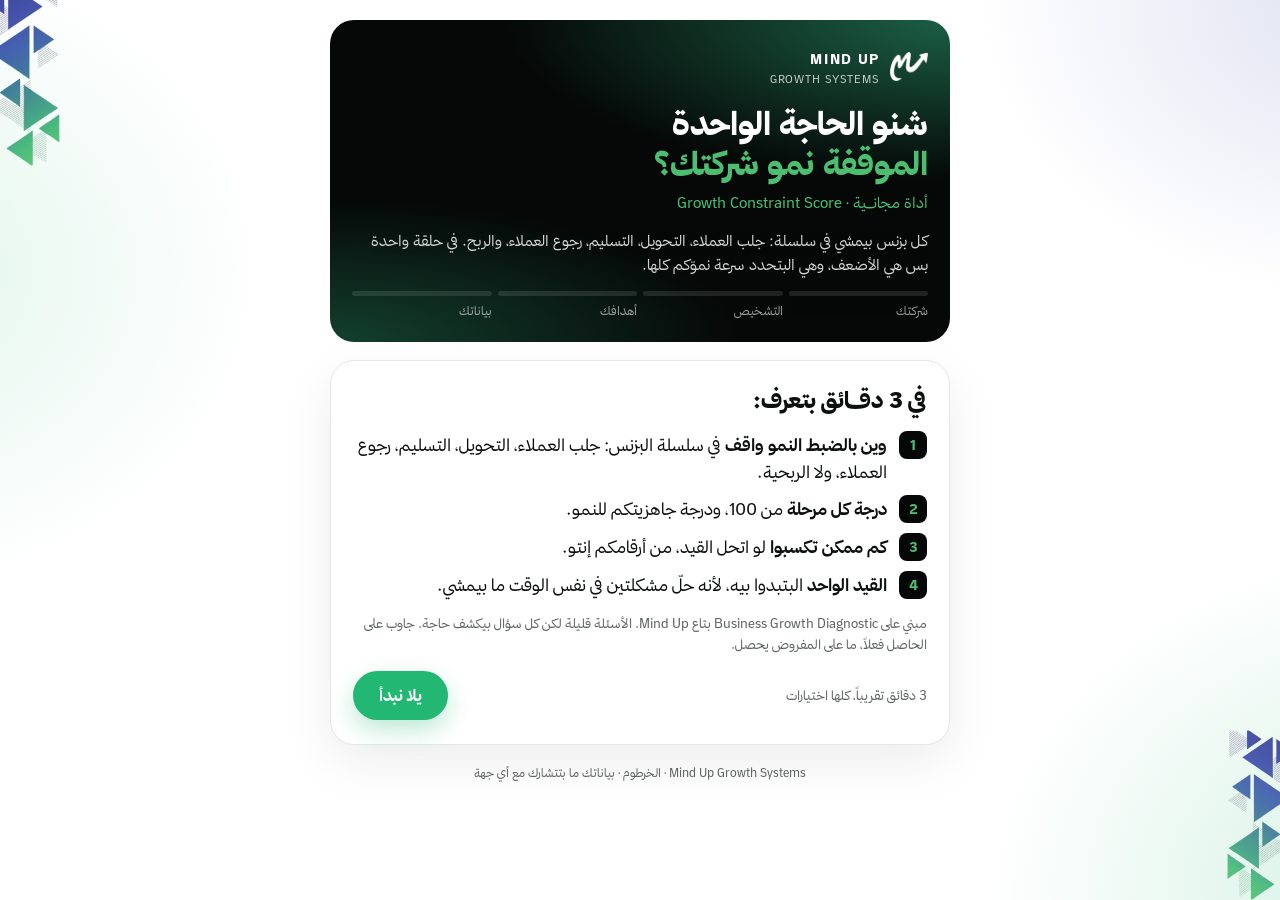
<file: tools/growth-constraint/index.html>
<!DOCTYPE html><html lang="ar" dir="rtl"><head><meta charset="utf-8">
<meta name="viewport" content="width=device-width,initial-scale=1,viewport-fit=cover">
<title>مقياس قيد النمو (Growth Constraint) – Mind Up</title>
<meta name="description" content="أداة مجانية من Mind Up Growth Systems: أعرف الحاجة الواحدة الموقفة نمو شركتكم، جلب العملاء ولا التحويل ولا التشغيل.">
<meta property="og:title" content="شنو الحاجة الواحدة الموقفة نمو شركتك؟">
<meta property="og:description" content="مقياس قيد النمو المجاني من Mind Up. 3 دقائق وتعرف القيد الحقيقي ونقطة البداية.">
<meta property="og:image" content="https://mindupagency249-rgb.github.io/mind-up/tools/growth-constraint/og.jpg"><meta property="og:image:width" content="1200"><meta property="og:image:height" content="630"><meta name="twitter:card" content="summary_large_image">
<meta name="theme-color" content="#1c2246">
<link rel="icon" href="../kit/logo-white.png"><link rel="preload" href="../kit/fonts/thmanyah-sans-Bold.woff2" as="font" type="font/woff2" crossorigin><link rel="stylesheet" href="../kit/brand.css"><script src="../kit/kashida-live.js"></script>
</head><body>
<div class="wrap">
  <header class="hero">
    <div class="brand"><img src="../kit/logo-white.png" alt=""><div><b>MIND UP</b><small>GROWTH SYSTEMS</small></div></div>
    <span class="tag">أداة مجانية · Growth Constraint Score</span>
    <h1>شنو الحاجة الواحدة<br><em>الموقفة نمو شركتك؟</em></h1>
    <p>كل بزنس بيمشي في سلسلة: جلب العملاء، التحويل، التسليم، رجوع العملاء، والربح. في حلقة واحدة بس هي الأضعف، وهي البتحدد سرعة نموّكم كلها.</p>
    <div class="bar"><span id="bar"></span></div>
    <ol class="steps4" id="steps"></ol>
  </header>
  <main class="card" id="card" aria-live="polite"></main>
  <div class="foot">Mind Up Growth Systems · الخرطوم · بياناتك ما بتتشارك مع أي جهة</div>
</div>
<script>
(function(){
/* v2 (founder 27 Nov): fewer, sharper questions. Hormozi chain Leads → Conversion → Delivery → Retention → Profit.
   Each stage = 2 behavioural questions scored 0–100. Constraint = weakest stage (tie → earlier in the chain). */
function M(o){var r={},l=[];o.forEach(function(x){r[x[0]]=x[1];l.push(x[0]);});return {s:r,l:l};}
var LEADS=M([["أقل من 20",0],["20 – 50",15],["50 – 100",30],["100 – 300",45],["أكتر من 300",50]]), LMID={"أقل من 20":15,"20 – 50":35,"50 – 100":75,"100 – 300":200,"أكتر من 300":400};
var PRED=M([["أيوه، بنزيد الصرف أو النشاط والـLeads بتزيد",50],["يمكن، بس ما متأكدين من وين حتجي",25],["لا، أغلبها توصيات وعلاقات وما بنتحكم فيها",0]]);
var CLOSE=M([["أقل من 1",0],["1 – 2",20],["3 – 4",35],["5 أو أكتر",45],["ما عارفين",0]]), CRATE={"أقل من 1":0.05,"1 – 2":0.15,"3 – 4":0.35,"5 أو أكتر":0.5};
var LOST=M([["ما بيردوا بعد أول تواصل",15],["بيسألوا عن السعر ويختفوا",15],["بيقولوا «حنفكر» أو «حنشاور»",15],["ما عارفين بيضيعوا وين",0]]);
var OFFER=M([["عندنا نتيجة أو ضمان واضح ما عند غيرنا",40],["الجودة والاسم",25],["سعرنا أرخص",10],["ما عندنا إجابة واضحة",0]]);
var CAP=M([["أيوه، بسهولة",50],["أيوه، لكن بضغط كبير على الفريق",25],["لا، الجودة حتقع أو حنرفض طلبات",0]]);
var OWNER=M([["الشغل بيمشي عادي",50],["بيمشي، لكن القرارات الكبيرة بتقيف",30],["المبيعات والعملاء الكبار بيقيفوا",15],["كل حاجة تقريباً بتقيف",0]]);
var REPEAT=M([["أقل من 2",0],["2 – 4",25],["5 – 7",45],["8 أو أكتر",60],["ما عارفين",0]]);
var AFTER=M([["أيوه، نظام منظّم ومكتوب",40],["بشكل شخصي وحسب الظروف",20],["لا، العلاقة بتنتهي بعد التسليم",0]]);
var NUMS=M([["بنعرف الاتنين بالأرقام",50],["بنعرف واحد منهم بس",30],["تقريبي في راسنا",15],["ما بنعرف",0]]);
var PRICE=M([["نادراً",50],["أحياناً",25],["غالباً، السعر هو البيحسم",0]]);
var ST={leads:{n:"جلب العملاء",c:"Leads – الـLeads قليلة أو ما بتتحكموا فيها",sys:"Client Acquisition System",why:"الـLeads الداخلة قليلة أو جاية من التوصيات بس، فما بتقدروا تقرروا «الشهر الجاي داير أكبر». أي تحسين في المبيعات حيكون محدود لأنه ما في كفاية ناس داخلين أصلاً."},
 conv:{n:"التحويل والمبيعات",c:"Conversion – الـLeads بتدخل وما بتتحوّل لمبيعات",sys:"Revenue Conversion System",why:"في ناس بتسأل وبتهتم، لكن عدد كبير منهم بيضيع بين أول سؤال والدفع. ده أرخص قيد تحلّه، لأنك ما محتاج تصرف على إعلان زيادة."},
 deliv:{n:"التسليم والتشغيل",c:"Delivery – التشغيل ما بيستحمل نمو ومعتمد على أشخاص",sys:"Business Direction Blueprint (تشغيل وأنظمة)",why:"لو الطلبات زادت بكرة، الفريق أو المالك هو البيقيف. يعني أي فلوس تصرفوها على التسويق هسي حتتحول لضغط وشكاوى قبل ما تتحول لربح."},
 ret:{n:"رجوع العملاء",c:"Retention – العميل بيشتري مرة وما بيرجع",sys:"Management Retainer (برنامج رجوع العملاء)",why:"إنتو بتدفعوا تكلفة جلب العميل كل مرة من الصفر، لأنه العميل ما بيرجع. أرخص بيعة في أي بزنس هي البيعة التانية لنفس العميل."},
 prof:{n:"الربحية",c:"Profit – الأرقام ما واضحة والسعر هو البيحسم",sys:"Business Direction Blueprint (أرقام وتسعير)",why:"لما ما تعرفوا العميل بيكلّفكم كم وبيجيب كم، وبتنافسوا بالسعر، ممكن المبيعات تزيد والربح ينقص. النمو هنا خطر قبل ما يكون فرصة."}};
var ORDER=["leads","conv","deliv","ret","prof"];
window.TOOL={
  id:"growth-constraint", name:"مقياس قيد النمو (Growth Constraint)", duration:"3 دقائق تقريباً، كلها اختيارات", section:"التشخيص",
  intro:'<h2 class="q">في 3 دقائق بتعرف:</h2><ul><li><b>وين بالضبط النمو واقف</b> في سلسلة البزنس: جلب العملاء، التحويل، التسليم، رجوع العملاء، ولا الربحية.</li><li><b>درجة كل مرحلة</b> من 100، ودرجة جاهزيتكم للنمو.</li><li><b>كم ممكن تكسبوا</b> لو اتحل القيد، من أرقامكم إنتو.</li><li><b>القيد الواحد</b> البتبدوا بيه، لأنه حلّ مشكلتين في نفس الوقت ما بيمشي.</li></ul><p class="hint">مبني على Business Growth Diagnostic بتاع Mind Up. الأسئلة قليلة لكن كل سؤال بيكشف حاجة. جاوب على الحاصل فعلاً، ما على المفروض يحصل.</p>',
  questions:[
    {id:"leads",t:"كم عميل محتمل (Lead) بيدخل شركتكم في الشهر تقريباً؟",d:"أي زول سأل، اتصل، راسل أو طلب عرض سعر.",type:"single",req:true,opts:LEADS.l},
    {id:"lead_pred",t:"لو قررتوا تضاعفوا الـLeads الشهر الجاي، بتعرفوا تعملوها؟",d:"السؤال ده بيكشف هل جلب العملاء عندكم نظام ولا حظ.",type:"single",req:true,opts:PRED.l},
    {id:"close",t:"من كل 10 عملاء محتملين، كم واحد بيشتري في الآخر؟",type:"single",req:true,opts:CLOSE.l},
    {id:"lost",t:"الـLeads البتضيع، أغلبها بتضيع وين؟",type:"single",req:true,opts:LOST.l},
    {id:"offer",t:"لو سألنا عميل: ليه تشتري منهم ما من المنافس؟ غالباً حيقول شنو؟",type:"single",req:true,opts:OFFER.l},
    {id:"deal",t:"متوسط قيمة الصفقة أو الطلب الواحد (بالدولار)؟",d:"تقريبي. لو ما عارفه، خليه فاضي.",type:"number",ph:"اختياري، مثلاً: 800"},
    {id:"capacity",t:"لو الطلبات اتضاعفت الشهر الجاي، بتقدروا تسلّموا بنفس الجودة؟",type:"single",req:true,opts:CAP.l},
    {id:"owner",t:"لو المالك أو المدير العام غاب شهر كامل، الشغل بيمشي كيف؟",type:"single",req:true,opts:OWNER.l},
    {id:"repeat",t:"من كل 10 عملاء اشتروا منكم السنة الفاتت، كم واحد رجع اشترى تاني أو جدّد؟",type:"single",req:true,opts:REPEAT.l},
    {id:"after",t:"في نظام بتتابعوا بيه العميل بعد البيع؟",d:"متابعة، عروض للعملاء القدام، طلب توصية.",type:"single",req:true,opts:AFTER.l},
    {id:"nums",t:"بتعرفوا العميل الجديد بيكلّفكم كم (CAC)، وبيجيب ليكم ربح كم طول تعامله (LTV)؟",type:"single",req:true,opts:NUMS.l},
    {id:"price",t:"لما بتنافسوا على عميل، بتضطروا تنزّلوا السعر؟",type:"single",req:true,opts:PRICE.l}
  ],
  compute:function(A){
    var v=function(m,k){return m.s[A[k]]||0;};
    var S={leads:v(LEADS,"leads")+v(PRED,"lead_pred"), conv:v(CLOSE,"close")+v(LOST,"lost")+v(OFFER,"offer"),
      deliv:v(CAP,"capacity")+v(OWNER,"owner"), ret:v(REPEAT,"repeat")+v(AFTER,"after"), prof:v(NUMS,"nums")+v(PRICE,"price")};
    var key=ORDER.slice().sort(function(a,b){return S[a]-S[b]||ORDER.indexOf(a)-ORDER.indexOf(b);})[0];
    var score=Math.round(ORDER.reduce(function(t,k){return t+S[k];},0)/5);
    var band=score<=30?"red":score<=60?"yellow":"green";
    var level=score<=30?"النمو واقف":score<=60?"نمو بطيء ومتقطّع":score<=80?"جاهزين للنمو، وفي قيد واحد":"جاهزين للتوسع";
    var checks=[["lead_pred",A.lead_pred===PRED.l[0],"Leads بتقدروا تزيدوها لما تقرروا"],["close",A.close!=="ما عارفين"&&A.close!=="أقل من 1","نسبة إغلاق معروفة وفوق 10%"],["offer",A.offer===OFFER.l[0],"عرض (Offer) ما بيتقارن بالسعر"],["capacity",A.capacity===CAP.l[0],"تسليم بيستحمل ضعف الطلبات"],["owner",A.owner===OWNER.l[0],"شغل بيمشي من غير المالك"],["after",A.after===AFTER.l[0],"نظام متابعة بعد البيع"],["nums",A.nums===NUMS.l[0],"CAC و LTV معروفين بالأرقام"]];
    var missing=checks.filter(function(c){return !c[1]}).map(function(c){return c[2]});
    var deal=(A.deal!==""&&A.deal>0)?A.deal:0, leadsMid=LMID[A.leads]||0, rate=CRATE[A.close]||0;
    var addCust=rate?leadsMid*0.05:0, extra=(addCust&&deal)?addCust*deal:0;
    var sub={"ما بيردوا بعد أول تواصل":"المتابعة (Follow-up)","بيسألوا عن السعر ويختفوا":"العرض والقيمة قبل السعر","بيقولوا «حنفكر» أو «حنشاور»":"الإغلاق ومعالجة الاعتراضات","ما عارفين بيضيعوا وين":"التتبّع: ما في CRM بيوري وين بيضيعوا"}[A.lost]||"";
    var pain=Math.min(10,Math.round((100-S[key])/12)+(missing.length>=5?2:missing.length>=3?1:0));
    var tags=["Constraint: "+{leads:"Leads",conv:"Conversion",deliv:"Delivery",ret:"Retention",prof:"Profit"}[key]];
    if(A.close==="ما عارفين")tags.push("Unknown Close Rate"); if(A.lead_pred===PRED.l[2])tags.push("Referral Dependent");
    if(A.owner===OWNER.l[2]||A.owner===OWNER.l[3])tags.push("Founder Dependent"); if(A.price===PRICE.l[2]||A.offer===OFFER.l[2])tags.push("Commoditized");
    if(A.capacity===CAP.l[2])tags.push("Capacity Limit"); if(band!=="green")tags.push("Growth Review"); tags.push("Needs Business Direction Blueprint");
    return {score:score,band:band,level:level,S:S,key:key,constraint:ST[key].c+(key==="conv"&&sub?" · "+sub:""),sub:sub,missing:missing,checks:checks,pain:pain,tags:tags,
      deal:deal,leadsMid:leadsMid,rate:rate,addCust:addCust,extra:extra,
      summary:"Growth "+score+"/100 | قيد: "+ST[key].n+(key==="conv"&&sub?" ("+sub+")":"")+" | جلب "+S.leads+" · تحويل "+S.conv+" · تسليم "+S.deliv+" · رجوع "+S.ret+" · ربحية "+S.prof+" | Leads "+A.leads+" | Close "+A.close+"/10"+(deal?" | Deal $"+deal:"")+" | ناقص: "+(missing.join("، ")||"لا شي"),
      store:{growth_score:score,leads:S.leads,conversion:S.conv,delivery:S.deliv,retention:S.ret,profit:S.prof,constraint:key,conversion_leak:A.lost,leads_range:A.leads,close_per10:A.close,deal:deal||"",extra_monthly:Math.round(extra),version:2}};
  },
  teaser:function(R){
    var t='<div class="box teaser"><span class="band '+R.band+'"><i></i>'+R.level+'</span>';
    t+='<p>حددنا <b>المرحلة الواحدة الشادّة نموّكم</b> من 5 مراحل'+(R.missing.length?'، ولقينا <b>'+R.missing.length+' '+(R.missing.length===1?'نقطة ضعف':'نقاط ضعف')+'</b>':'')+'. التوصية جاهزة.</p>';
    t+='<p>درجة جاهزيتكم للنمو <b class="blur">'+String(R.score).replace(/\d/g,"8")+' / 100</b>.</p>';
    return t+'</div>';
  },
  result:function(A,R){
    var M=window.MU, nm=M.esc(A.name.split(" ")[0]);
    var h='<div style="display:flex;flex-direction:column;gap:16px">';
    h+='<div class="qnum">نتيجتك يا '+nm+'</div>';
    h+='<div><div class="hint">درجة جاهزية شركتكم للنمو</div><div class="big">'+R.score+' / 100</div></div>';
    h+='<span class="band '+R.band+'"><i></i>'+R.level+'</span>';
    h+='<div class="box"><h3>سلسلة النمو عندكم</h3>';
    ORDER.forEach(function(k){var me=k===R.key;h+='<div style="margin-top:8px"><div class="scale-l"><span>'+(me?'<b style="color:var(--red-fg)">● '+ST[k].n+' (القيد)</b>':ST[k].n)+'</span><b class="num">'+R.S[k]+' / 100</b></div><div class="meter"><span style="width:'+Math.max(3,R.S[k])+'%"></span></div></div>';});
    h+='</div>';
    h+='<div class="box"><h3>القيد عندكم: '+ST[R.key].n+'</h3><p style="margin:0">'+ST[R.key].why+'</p>'+(R.key==="conv"&&R.sub?'<p class="hint" style="margin:0">ونقطة التسريب الأكبر عندكم: <b>'+R.sub+'</b>.</p>':'')+'</div>';
    if(R.extra>0) h+='<div class="box hi"><h3>الفلوس الواقفة على الطاولة</h3><p style="margin:0">بإجاباتكم، بيدخلكم حوالي <b class="num">'+R.leadsMid+'</b> Lead في الشهر. لو اشترى <b class="num">5</b> زيادة بس من كل 100، ده حوالي <b class="num">'+Math.round(R.addCust*10)/10+'</b> عميل زيادة في الشهر، يعني حوالي <b class="num">'+M.money(R.extra)+'</b> في الشهر و<b class="num">'+M.money(R.extra*12)+'</b> في السنة. من نفس الـLeads، بدون صرف زيادة.</p></div>';
    else if(R.addCust>0) h+='<div class="box hi"><h3>الفلوس الواقفة على الطاولة</h3><p style="margin:0">بإجاباتكم، بيدخلكم حوالي <b class="num">'+R.leadsMid+'</b> Lead في الشهر. لو اشترى <b class="num">5</b> زيادة بس من كل 100، ده حوالي <b class="num">'+Math.round(R.addCust*10)/10+'</b> عميل زيادة كل شهر من نفس الـLeads. أضربه في متوسط صفقتكم وبتعرف القيمة.</p></div>';
    else h+='<div class="box hi"><h3>الفلوس الواقفة على الطاولة</h3><p style="margin:0">ما بنقدر نحسبها، لأنه نسبة الإغلاق ما معروفة. ودي نفسها نقطة مهمة: الشركة البتعرف أرقامها بتعرف وين الفلوس بتضيع. أول خطوة تسجّلوا كل Lead والحصل فيه.</p></div>';
    h+='<div class="box"><h3>وين الفاقد عندكم</h3><ul class="gaps">';
    R.checks.forEach(function(c){h+='<li><b class="'+(c[1]?'ok':'x')+'">'+(c[1]?'✓':'✕')+'</b><span>'+c[2]+'</span></li>';});
    h+='</ul></div>';
    h+='<div class="box"><h3>توصيتنا: Business Direction Blueprint</h3><p style="margin:0">قبل ما تصرفوا على إعلان أو توظيف أو أداة جديدة، محتاجين خريطة واحدة: القيد ده بالأرقام، وشنو يتعمل في 90 يوم بالترتيب. '+(/^Business Direction/.test(ST[R.key].sys)?'والتركيز في الخريطة دي حيكون على <b>'+(R.key==="deliv"?'التشغيل والأنظمة':'الأرقام والتسعير')+'</b>.':'وبعد الخريطة، النظام المناسب لقيدكم هو <b>'+ST[R.key].sys+'</b>.')+'</p><p class="hint" style="margin:0">ما «نصلّح كل حاجة». نحل القيد الواحد ده أول، وبعدها نعيد التشخيص ونشوف القيد الجاي.</p></div>';
    h+='</div>';
    return h;
  }
};
})();
</script>
<script src="../kit/engine.js"></script>
</body></html>
</file>
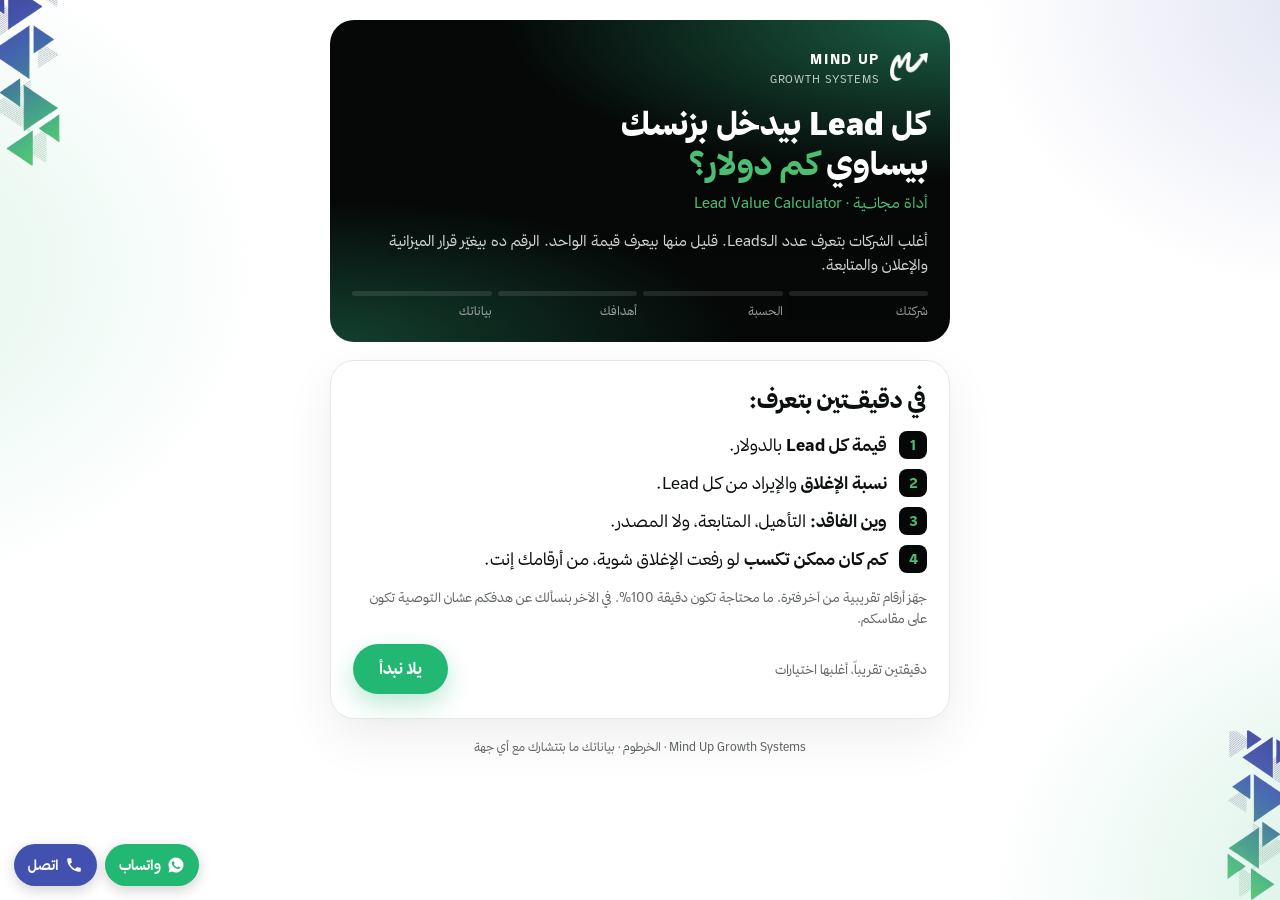
<file: tools/lead-value/index.html>
<!DOCTYPE html><html lang="ar" dir="rtl"><head><meta charset="utf-8">
<meta name="viewport" content="width=device-width,initial-scale=1,viewport-fit=cover">
<title>حاسبة قيمة العميل المحتمل – Mind Up</title>
<meta name="description" content="أداة مجانية من Mind Up Growth Systems: أعرف كل Lead بيدخل بزنسك بيساوي كم دولار، وين الفاقد، وكيف ترفع قيمته.">
<meta property="og:title" content="كل Lead بيدخل بزنسك بيساوي كم؟">
<meta property="og:description" content="حاسبة Lead Value المجانية من Mind Up. دقيقة واحدة وتعرف الرقم.">
<meta property="og:image" content="https://mindupagency249-rgb.github.io/mind-up/tools/lead-value/og.jpg"><meta property="og:image:width" content="1200"><meta property="og:image:height" content="630"><meta name="twitter:card" content="summary_large_image">
<meta name="theme-color" content="#1c2246">
<link rel="icon" href="../kit/logo-white.png"><link rel="preload" href="../kit/fonts/thmanyah-sans-Bold.woff2" as="font" type="font/woff2" crossorigin><link rel="stylesheet" href="../kit/brand.css"><script src="../kit/kashida-live.js"></script>
</head><body>
<div class="wrap">
  <header class="hero">
    <div class="brand"><img src="../kit/logo-white.png" alt=""><div><b>MIND UP</b><small>GROWTH SYSTEMS</small></div></div>
    <span class="tag">أداة مجانية · Lead Value Calculator</span>
    <h1>كل Lead بيدخل بزنسك<br>بيساوي <em>كم دولار؟</em></h1>
    <p>أغلب الشركات بتعرف عدد الـLeads. قليل منها بيعرف قيمة الواحد. الرقم ده بيغيّر قرار الميزانية والإعلان والمتابعة.</p>
    <div class="bar"><span id="bar"></span></div>
    <ol class="steps4" id="steps"></ol>
  </header>
  <main class="card" id="card" aria-live="polite"></main>
  <div class="foot">Mind Up Growth Systems · الخرطوم · بياناتك ما بتتشارك مع أي جهة</div>
</div>
<script>
window.TOOL={
  id:"lead-value", name:"حاسبة قيمة العميل المحتمل (Lead Value)", duration:"دقيقتين تقريباً، أغلبها اختيارات", section:"الحسبة",
  intro:'<h2 class="q">في دقيقتين بتعرف:</h2><ul><li><b>قيمة كل Lead</b> بالدولار.</li><li><b>نسبة الإغلاق</b> والإيراد من كل Lead.</li><li><b>وين الفاقد:</b> التأهيل، المتابعة، ولا المصدر.</li><li><b>كم كان ممكن تكسب</b> لو رفعت الإغلاق شوية، من أرقامك إنت.</li></ul><p class="hint">جهّز أرقام تقريبية من آخر فترة. ما محتاجة تكون دقيقة 100%. في الآخر بنسألك عن هدفكم عشان التوصية تكون على مقاسكم.</p>',
  questions:[
    {id:"period",t:"داير تحسب على أي فترة؟",type:"single",req:true,opts:["آخر شهر","آخر 3 شهور","آخر 6 شهور","آخر سنة"]},
    {id:"leads",t:"كم Lead (استفسار أو عميل محتمل) جاك في الفترة دي؟",d:"كل زول سأل، راسل، اتصل أو سجّل بياناته.",type:"number",req:true,ph:"مثلاً: 400",min:1,minMsg:"لازم يكون في Lead واحد على الأقل"},
    {id:"customers",t:"منهم كم اشترى فعلاً؟",type:"number",req:true,ph:"مثلاً: 40",check:function(A){return A.customers>A.leads?"عدد المشترين أكبر من عدد الـLeads، راجع الرقمين":"";}},
    {id:"revenue",t:"إجمالي الإيراد من المبيعات دي في نفس الفترة (بالدولار)؟",d:"لو حاسبها بالجنيه، حوّلها لدولار تقريبي.",type:"number",req:true,ph:"مثلاً: 30000"},
    {id:"deal",t:"متوسط قيمة الصفقة الواحدة (بالدولار)؟",d:"لو ما عارفه، خليه فاضي ونحسبه نحن.",type:"number",ph:"اختياري"},
    {id:"lead_source",t:"المصدر الأساسي للـLeads شنو؟",type:"single",req:true,opts:["فيسبوك","إنستغرام","لينكدإن","قوقل","توصيات ومعارف","واتساب","تيك توك","مصدر تاني"]},
    {id:"q_qualify",t:"بتعمل تأهيل لكل Lead قبل ما تعرض عليه؟",d:"يعني بتعرف هل عنده الحاجة والميزانية وصاحب القرار.",type:"yesno",req:true},
    {id:"q_scoring",t:"عندكم طريقة تقييم للـLeads (Lead Scoring)؟",d:"مثلاً: ساخن، دافي، بارد، أو درجة من 10.",type:"yesno",req:true},
    {id:"q_followup",t:"في متابعة منظّمة للـLead البيسأل وما يشتري؟",type:"yesno",req:true},
    {id:"q_best",t:"بتعرف ياتو مصدر بيجيب أعلى قيمة Lead؟",type:"yesno",req:true},
    {id:"q_quality",t:"بتقيسوا جودة الـLeads، ما عددهم بس؟",type:"yesno",req:true}
  ],
  compute:function(A){
    var months={"آخر شهر":1,"آخر 3 شهور":3,"آخر 6 شهور":6,"آخر سنة":12}[A.period]||1;
    var lv=A.revenue/A.leads, cr=A.customers/A.leads, deal=(A.deal!==""&&A.deal>0)?A.deal:(A.customers?A.revenue/A.customers:0);
    var score=lv<20?20:lv<50?45:lv<100?70:lv<250?90:100;
    var band=lv<20?"red":lv<=100?"yellow":"green";
    var gaps=[["q_qualify","تأهيل الـLeads"],["q_scoring","تقييم الـLeads"],["q_followup","المتابعة"],["q_best","معرفة أفضل مصدر"],["q_quality","قياس الجودة"]];
    var missing=gaps.filter(function(g){return A[g[0]]==="لا"}).map(function(g){return g[1]});
    var conv=(A.q_followup==="لا"||cr<0.1), acq=(A.q_qualify==="لا"||A.q_quality==="لا"||A.q_best==="لا");
    var rec=conv?"revenue":(acq||lv<20?"acquisition":"revenue");
    var tags=[lv<20?"Low Lead Value":lv>100?"High Lead Value":"Mid Lead Value"];
    if(A.q_quality==="لا"||A.q_best==="لا")tags.push("Low Quality Leads");
    if(A.q_qualify==="لا"||A.q_scoring==="لا")tags.push("Needs Better Qualification");
    tags.push(rec==="acquisition"?"Needs Client Acquisition System":"Needs Revenue Conversion System");
    var monthly=A.revenue/months, tier=monthly>=5000?"Hot":monthly>=1000?"Warm":"Cold";
    var target=Math.min(cr+0.05,1), extra=(target-cr)*A.leads*deal;
    var constraint=rec==="revenue"?"Conversion – تحويل الـLeads لمبيعات":"Leads – جودة واستهداف الـLeads";
    var pain=Math.min(10,(score<=45?6:score<=70?4:2)+Math.min(4,missing.length));
    return {pain:pain,lv:lv,cr:cr,deal:deal,score:score,band:band,missing:missing,rec:rec,tags:tags,tier:tier,months:months,extra:extra,target:target,
      constraint:constraint,sector:"مصدر: "+A.lead_source,stage:"إيراد شهري تقريبي $"+Math.round(monthly).toLocaleString("en-US"),
      summary:"Lead Value $"+lv.toFixed(1)+" | Close "+(cr*100).toFixed(1)+"% | Deal $"+Math.round(deal)+" | "+A.leads+" leads / "+A.period+" | ناقص: "+(missing.join("، ")||"لا شي"),
      store:{lead_value:+lv.toFixed(2),close_rate:+(cr*100).toFixed(2),avg_deal:Math.round(deal),revenue_per_lead:+lv.toFixed(2),monthly_revenue:Math.round(monthly),score:score}};
  },
  result:function(A,R){
    var M=window.MU, nm=M.esc(A.name.split(" ")[0]);
    var bandTxt={red:"قيمة منخفضة",yellow:"قيمة كويسة",green:"قيمة ممتازة"}[R.band];
    var h='<div style="display:flex;flex-direction:column;gap:16px">';
    h+='<div class="qnum">نتيجتك يا '+nm+' · '+M.esc(A.period)+'</div>';
    h+='<div><div class="hint">كل Lead بيدخل بزنسك بيساوي</div><div class="big">'+M.money(R.lv)+'</div></div>';
    h+='<span class="band '+R.band+'"><i></i>'+bandTxt+'</span>';
    h+='<div><div class="scale-l"><span>Lead Value Score</span><b class="num">'+R.score+' / 100</b></div><div class="meter"><span style="width:'+R.score+'%"></span></div></div>';
    h+='<div class="kpis"><div class="kpi"><small>نسبة الإغلاق</small><b>'+M.pct(R.cr)+'</b></div><div class="kpi"><small>الإيراد من كل Lead</small><b>'+M.money(R.lv)+'</b></div><div class="kpi"><small>متوسط الصفقة</small><b>'+M.money(R.deal)+'</b></div></div>';
    if(R.extra>0) h+='<div class="box hi"><h3>الفلوس الواقفة على الطاولة</h3><p style="margin:0">لو نسبة الإغلاق طلعت من <b class="num">'+M.pct(R.cr)+'</b> لـ<b class="num">'+M.pct(R.target)+'</b> بس، بنفس عدد الـLeads ونفس الصفقة، كان '+M.esc(A.period)+' جاب ليك زيادة حوالي <b class="num">'+M.money(R.extra)+'</b>. بدون ولا جنيه زيادة في الإعلان.</p></div>';
    h+='<div class="box"><h3>وين الفاقد عندك</h3><ul class="gaps">';
    [["q_qualify","تأهيل الـLeads قبل العرض"],["q_scoring","تقييم الـLeads (ساخن، دافي، بارد)"],["q_followup","متابعة منظّمة للبيسأل وما يشتري"],["q_best","معرفة أفضل مصدر"],["q_quality","قياس الجودة ما العدد بس"]].forEach(function(g){var ok=A[g[0]]==="نعم";h+='<li><b class="'+(ok?'ok':'x')+'">'+(ok?'✓':'✕')+'</b><span>'+g[1]+'</span></li>';});
    h+='</ul></div>';
    var recName=R.rec==="revenue"?"Revenue Conversion System":"Client Acquisition System";
    var why=R.rec==="revenue"?"الـLeads بتجيك، لكن جزء كبير منهم بيضيع بين أول رسالة والدفع. المشكلة في التحويل والمتابعة، ما في العدد.":"المشكلة في نوع الـLeads الداخلة. محتاج تعرف منو العميل الصاح، من وين بيجي، وتصفّي قبل ما تصرف وقت فريقك.";
    h+='<div class="box"><h3>توصيتنا: '+recName+'</h3><p style="margin:0">'+why+'</p><p class="hint" style="margin:0">السؤال الصاح ما «كيف أجيب Leads أكتر؟». السؤال: «كيف أزيد قيمة كل Lead عندي؟»</p></div>';
    h+='</div>';
    return h;
  }
};
</script>
<script src="../kit/engine.js"></script>
<!-- MU contact FAB (founder 27 Nov): one-tap WhatsApp + call -->
<style>
.mu-fab{position:fixed;bottom:14px;left:14px;z-index:9999;display:flex;gap:8px;font-family:inherit}
.mu-fab a{display:flex;align-items:center;gap:6px;text-decoration:none;font-weight:700;font-size:14px;padding:10px 14px;border-radius:999px;box-shadow:0 4px 14px rgba(0,0,0,.18);color:#fff}
.mu-fab .w{background:#23B774}.mu-fab .c{background:#4251B0}
.mu-fab svg{width:18px;height:18px;fill:#fff}
@media print{.mu-fab{display:none}}
body{padding-bottom:72px}
</style>
<div class="mu-fab" dir="rtl">
<a class="w" id="muWa" href="https://wa.me/249119744949?text=%D8%A7%D9%84%D8%B3%D9%84%D8%A7%D9%85%20%D8%B9%D9%84%D9%8A%D9%83%D9%85%D8%8C%20%D8%AC%D9%8A%D8%AA%20%D9%85%D9%86%20%D8%B5%D9%81%D8%AD%D8%A9%20Mind%20Up%20%D9%88%D8%B9%D8%A7%D9%8A%D8%B2%20%D8%A3%D8%AD%D8%AC%D8%B2%20%D8%AC%D9%84%D8%B3%D8%A9%20%D8%AA%D8%B4%D8%AE%D9%8A%D8%B5." target="_blank" rel="noopener" aria-label="تواصل معنا واتساب"><svg viewBox="0 0 24 24"><path d="M12 2a10 10 0 0 0-8.6 15.1L2 22l5-1.3A10 10 0 1 0 12 2zm5.3 14.1c-.2.6-1.3 1.2-1.8 1.2-.5.1-1 .2-3.3-.7-2.8-1.1-4.5-3.9-4.7-4.1-.1-.2-1.1-1.5-1.1-2.8 0-1.3.7-2 1-2.3.2-.3.5-.3.7-.3h.5c.2 0 .4 0 .6.5l.8 2c.1.2.1.4 0 .5l-.3.5-.4.4c-.1.1-.3.3-.1.6.2.3.8 1.3 1.7 2.1 1.2 1 2.1 1.3 2.4 1.5.3.1.5.1.6-.1l.9-1c.2-.3.4-.2.6-.1l1.9.9c.3.1.5.2.5.3.1.1.1.6-.1 1.1z"/></svg>واتساب</a>
<a class="c" href="tel:+249119744949" aria-label="اتصل بنا"><svg viewBox="0 0 24 24"><path d="M6.6 10.8a15 15 0 0 0 6.6 6.6l2.2-2.2c.3-.3.7-.4 1-.2 1.1.4 2.3.6 3.6.6.6 0 1 .4 1 1V20c0 .6-.4 1-1 1A17 17 0 0 1 3 4c0-.6.4-1 1-1h3.5c.6 0 1 .4 1 1 0 1.3.2 2.5.6 3.6.1.3 0 .7-.2 1z"/></svg>اتصل</a>
</div>
<!-- /MU contact FAB -->
</body></html>
</file>
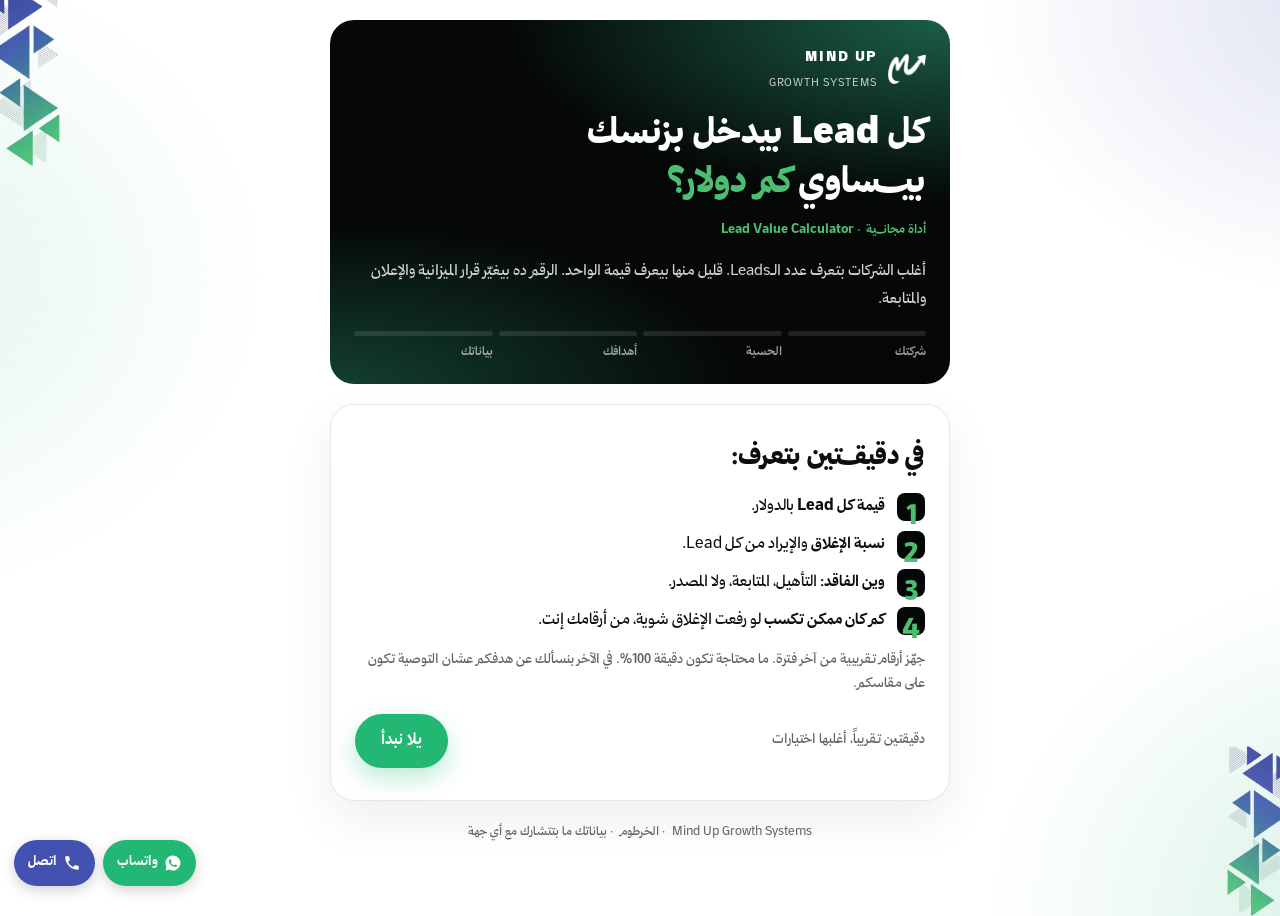
<file: tools/lead-value/v8.html>
<!DOCTYPE html><html lang="ar" dir="rtl"><head><meta charset="utf-8">
<meta name="viewport" content="width=device-width,initial-scale=1,viewport-fit=cover">
<title>حاسبة قيمة العميل المحتمل – Mind Up</title>
<meta name="description" content="أداة مجانية من Mind Up Growth Systems: أعرف كل Lead بيدخل بزنسك بيساوي كم دولار، وين الفاقد، وكيف ترفع قيمته.">
<meta property="og:title" content="كل Lead بيدخل بزنسك بيساوي كم؟">
<meta property="og:description" content="حاسبة Lead Value المجانية من Mind Up. دقيقة واحدة وتعرف الرقم.">
<meta name="theme-color" content="#1c2246">
<link rel="icon" href="../kit/logo-white.png"><link rel="preload" href="../kit/fonts/handicrafts-Black.woff2" as="font" type="font/woff2" crossorigin><link rel="stylesheet" href="../kit/brand.css"><link rel="stylesheet" href="../kit/type-8.css"><script src="../kit/kashida-live.js"></script>
</head><body>
<div class="wrap">
  <header class="hero">
    <div class="brand"><img src="../kit/logo-white.png" alt=""><div><b>MIND UP</b><small>GROWTH SYSTEMS</small></div></div>
    <span class="tag">أداة مجانية · Lead Value Calculator</span>
    <h1>كل Lead بيدخل بزنسك<br>بيـــساوي <em>كم دولار؟</em></h1>
    <p>أغلب الشركات بتعرف عدد الـLeads. قليل منها بيعرف قيمة الواحد. الرقم ده بيغيّر قرار الميزانية والإعلان والمتابعة.</p>
    <div class="bar"><span id="bar"></span></div>
    <ol class="steps4" id="steps"></ol>
  </header>
  <main class="card" id="card" aria-live="polite"></main>
  <div class="foot">Mind Up Growth Systems · الخرطوم · بياناتك ما بتتشارك مع أي جهة</div>
</div>
<script>
window.TOOL={
  id:"lead-value", name:"حاسبة قيمة العميل المحتمل (Lead Value)", duration:"دقيقتين تقريباً، أغلبها اختيارات", section:"الحسبة",
  intro:'<h2 class="q">في دقيقتين بتعرف:</h2><ul><li><b>قيمة كل Lead</b> بالدولار.</li><li><b>نسبة الإغلاق</b> والإيراد من كل Lead.</li><li><b>وين الفاقد:</b> التأهيل، المتابعة، ولا المصدر.</li><li><b>كم كان ممكن تكسب</b> لو رفعت الإغلاق شوية، من أرقامك إنت.</li></ul><p class="hint">جهّز أرقام تقريبية من آخر فترة. ما محتاجة تكون دقيقة 100%. في الآخر بنسألك عن هدفكم عشان التوصية تكون على مقاسكم.</p>',
  questions:[
    {id:"period",t:"داير تحسب على أي فترة؟",type:"single",req:true,opts:["آخر شهر","آخر 3 شهور","آخر 6 شهور","آخر سنة"]},
    {id:"leads",t:"كم Lead (استفسار أو عميل محتمل) جاك في الفترة دي؟",d:"كل زول سأل، راسل، اتصل أو سجّل بياناته.",type:"number",req:true,ph:"مثلاً: 400",min:1,minMsg:"لازم يكون في Lead واحد على الأقل"},
    {id:"customers",t:"منهم كم اشترى فعلاً؟",type:"number",req:true,ph:"مثلاً: 40",check:function(A){return A.customers>A.leads?"عدد المشترين أكبر من عدد الـLeads، راجع الرقمين":"";}},
    {id:"revenue",t:"إجمالي الإيراد من المبيعات دي في نفس الفترة (بالدولار)؟",d:"لو حاسبها بالجنيه، حوّلها لدولار تقريبي.",type:"number",req:true,ph:"مثلاً: 30000"},
    {id:"deal",t:"متوسط قيمة الصفقة الواحدة (بالدولار)؟",d:"لو ما عارفه، خليه فاضي ونحسبه نحن.",type:"number",ph:"اختياري"},
    {id:"lead_source",t:"المصدر الأساسي للـLeads شنو؟",type:"single",req:true,opts:["فيسبوك","إنستغرام","لينكدإن","قوقل","توصيات ومعارف","واتساب","تيك توك","مصدر تاني"]},
    {id:"q_qualify",t:"بتعمل تأهيل لكل Lead قبل ما تعرض عليه؟",d:"يعني بتعرف هل عنده الحاجة والميزانية وصاحب القرار.",type:"yesno",req:true},
    {id:"q_scoring",t:"عندكم طريقة تقييم للـLeads (Lead Scoring)؟",d:"مثلاً: ساخن، دافي، بارد، أو درجة من 10.",type:"yesno",req:true},
    {id:"q_followup",t:"في متابعة منظّمة للـLead البيسأل وما يشتري؟",type:"yesno",req:true},
    {id:"q_best",t:"بتعرف ياتو مصدر بيجيب أعلى قيمة Lead؟",type:"yesno",req:true},
    {id:"q_quality",t:"بتقيسوا جودة الـLeads، ما عددهم بس؟",type:"yesno",req:true}
  ],
  compute:function(A){
    var months={"آخر شهر":1,"آخر 3 شهور":3,"آخر 6 شهور":6,"آخر سنة":12}[A.period]||1;
    var lv=A.revenue/A.leads, cr=A.customers/A.leads, deal=(A.deal!==""&&A.deal>0)?A.deal:(A.customers?A.revenue/A.customers:0);
    var score=lv<20?20:lv<50?45:lv<100?70:lv<250?90:100;
    var band=lv<20?"red":lv<=100?"yellow":"green";
    var gaps=[["q_qualify","تأهيل الـLeads"],["q_scoring","تقييم الـLeads"],["q_followup","المتابعة"],["q_best","معرفة أفضل مصدر"],["q_quality","قياس الجودة"]];
    var missing=gaps.filter(function(g){return A[g[0]]==="لا"}).map(function(g){return g[1]});
    var conv=(A.q_followup==="لا"||cr<0.1), acq=(A.q_qualify==="لا"||A.q_quality==="لا"||A.q_best==="لا");
    var rec=conv?"revenue":(acq||lv<20?"acquisition":"revenue");
    var tags=[lv<20?"Low Lead Value":lv>100?"High Lead Value":"Mid Lead Value"];
    if(A.q_quality==="لا"||A.q_best==="لا")tags.push("Low Quality Leads");
    if(A.q_qualify==="لا"||A.q_scoring==="لا")tags.push("Needs Better Qualification");
    tags.push(rec==="acquisition"?"Needs Client Acquisition System":"Needs Revenue Conversion System");
    var monthly=A.revenue/months, tier=monthly>=5000?"Hot":monthly>=1000?"Warm":"Cold";
    var target=Math.min(cr+0.05,1), extra=(target-cr)*A.leads*deal;
    var constraint=rec==="revenue"?"Conversion – تحويل الـLeads لمبيعات":"Leads – جودة واستهداف الـLeads";
    var pain=Math.min(10,(score<=45?6:score<=70?4:2)+Math.min(4,missing.length));
    return {pain:pain,lv:lv,cr:cr,deal:deal,score:score,band:band,missing:missing,rec:rec,tags:tags,tier:tier,months:months,extra:extra,target:target,
      constraint:constraint,sector:"مصدر: "+A.lead_source,stage:"إيراد شهري تقريبي $"+Math.round(monthly).toLocaleString("en-US"),
      summary:"Lead Value $"+lv.toFixed(1)+" | Close "+(cr*100).toFixed(1)+"% | Deal $"+Math.round(deal)+" | "+A.leads+" leads / "+A.period+" | ناقص: "+(missing.join("، ")||"لا شي"),
      store:{lead_value:+lv.toFixed(2),close_rate:+(cr*100).toFixed(2),avg_deal:Math.round(deal),revenue_per_lead:+lv.toFixed(2),monthly_revenue:Math.round(monthly),score:score}};
  },
  result:function(A,R){
    var M=window.MU, nm=M.esc(A.name.split(" ")[0]);
    var bandTxt={red:"قيمة منخفضة",yellow:"قيمة كويسة",green:"قيمة ممتازة"}[R.band];
    var h='<div style="display:flex;flex-direction:column;gap:16px">';
    h+='<div class="qnum">نتيجتك يا '+nm+' · '+M.esc(A.period)+'</div>';
    h+='<div><div class="hint">كل Lead بيدخل بزنسك بيساوي</div><div class="big">'+M.money(R.lv)+'</div></div>';
    h+='<span class="band '+R.band+'"><i></i>'+bandTxt+'</span>';
    h+='<div><div class="scale-l"><span>Lead Value Score</span><b class="num">'+R.score+' / 100</b></div><div class="meter"><span style="width:'+R.score+'%"></span></div></div>';
    h+='<div class="kpis"><div class="kpi"><small>نسبة الإغلاق</small><b>'+M.pct(R.cr)+'</b></div><div class="kpi"><small>الإيراد من كل Lead</small><b>'+M.money(R.lv)+'</b></div><div class="kpi"><small>متوسط الصفقة</small><b>'+M.money(R.deal)+'</b></div></div>';
    if(R.extra>0) h+='<div class="box hi"><h3>الفلوس الواقفة على الطاولة</h3><p style="margin:0">لو نسبة الإغلاق طلعت من <b class="num">'+M.pct(R.cr)+'</b> لـ<b class="num">'+M.pct(R.target)+'</b> بس، بنفس عدد الـLeads ونفس الصفقة، كان '+M.esc(A.period)+' جاب ليك زيادة حوالي <b class="num">'+M.money(R.extra)+'</b>. بدون ولا جنيه زيادة في الإعلان.</p></div>';
    h+='<div class="box"><h3>وين الفاقد عندك</h3><ul class="gaps">';
    [["q_qualify","تأهيل الـLeads قبل العرض"],["q_scoring","تقييم الـLeads (ساخن، دافي، بارد)"],["q_followup","متابعة منظّمة للبيسأل وما يشتري"],["q_best","معرفة أفضل مصدر"],["q_quality","قياس الجودة ما العدد بس"]].forEach(function(g){var ok=A[g[0]]==="نعم";h+='<li><b class="'+(ok?'ok':'x')+'">'+(ok?'✓':'✕')+'</b><span>'+g[1]+'</span></li>';});
    h+='</ul></div>';
    var recName=R.rec==="revenue"?"Revenue Conversion System":"Client Acquisition System";
    var why=R.rec==="revenue"?"الـLeads بتجيك، لكن جزء كبير منهم بيضيع بين أول رسالة والدفع. المشكلة في التحويل والمتابعة، ما في العدد.":"المشكلة في نوع الـLeads الداخلة. محتاج تعرف منو العميل الصاح، من وين بيجي، وتصفّي قبل ما تصرف وقت فريقك.";
    h+='<div class="box"><h3>توصيتنا: '+recName+'</h3><p style="margin:0">'+why+'</p><p class="hint" style="margin:0">السؤال الصاح ما «كيف أجيب Leads أكتر؟». السؤال: «كيف أزيد قيمة كل Lead عندي؟»</p></div>';
    h+='</div>';
    return h;
  }
};
</script>
<script src="../kit/engine.js"></script>
<!-- MU contact FAB (founder 27 Nov): one-tap WhatsApp + call -->
<style>
.mu-fab{position:fixed;bottom:14px;left:14px;z-index:9999;display:flex;gap:8px;font-family:inherit}
.mu-fab a{display:flex;align-items:center;gap:6px;text-decoration:none;font-weight:700;font-size:14px;padding:10px 14px;border-radius:999px;box-shadow:0 4px 14px rgba(0,0,0,.18);color:#fff}
.mu-fab .w{background:#23B774}.mu-fab .c{background:#4251B0}
.mu-fab svg{width:18px;height:18px;fill:#fff}
@media print{.mu-fab{display:none}}
body{padding-bottom:72px}
</style>
<div class="mu-fab" dir="rtl">
<a class="w" id="muWa" href="https://wa.me/249119744949?text=%D8%A7%D9%84%D8%B3%D9%84%D8%A7%D9%85%20%D8%B9%D9%84%D9%8A%D9%83%D9%85%D8%8C%20%D8%AC%D9%8A%D8%AA%20%D9%85%D9%86%20%D8%B5%D9%81%D8%AD%D8%A9%20Mind%20Up%20%D9%88%D8%B9%D8%A7%D9%8A%D8%B2%20%D8%A3%D8%AD%D8%AC%D8%B2%20%D8%AC%D9%84%D8%B3%D8%A9%20%D8%AA%D8%B4%D8%AE%D9%8A%D8%B5." target="_blank" rel="noopener" aria-label="تواصل معنا واتساب"><svg viewBox="0 0 24 24"><path d="M12 2a10 10 0 0 0-8.6 15.1L2 22l5-1.3A10 10 0 1 0 12 2zm5.3 14.1c-.2.6-1.3 1.2-1.8 1.2-.5.1-1 .2-3.3-.7-2.8-1.1-4.5-3.9-4.7-4.1-.1-.2-1.1-1.5-1.1-2.8 0-1.3.7-2 1-2.3.2-.3.5-.3.7-.3h.5c.2 0 .4 0 .6.5l.8 2c.1.2.1.4 0 .5l-.3.5-.4.4c-.1.1-.3.3-.1.6.2.3.8 1.3 1.7 2.1 1.2 1 2.1 1.3 2.4 1.5.3.1.5.1.6-.1l.9-1c.2-.3.4-.2.6-.1l1.9.9c.3.1.5.2.5.3.1.1.1.6-.1 1.1z"/></svg>واتساب</a>
<a class="c" href="tel:+249119744949" aria-label="اتصل بنا"><svg viewBox="0 0 24 24"><path d="M6.6 10.8a15 15 0 0 0 6.6 6.6l2.2-2.2c.3-.3.7-.4 1-.2 1.1.4 2.3.6 3.6.6.6 0 1 .4 1 1V20c0 .6-.4 1-1 1A17 17 0 0 1 3 4c0-.6.4-1 1-1h3.5c.6 0 1 .4 1 1 0 1.3.2 2.5.6 3.6.1.3 0 .7-.2 1z"/></svg>اتصل</a>
</div>
<!-- /MU contact FAB -->
</body></html>
</file>
<file: design/tokens.css>
/* Mind Up Design Tokens v1 (26 Nov 2026) – Thmanyah Sans («خط 8») type system, spacing, color, glass.
   One source of truth for the agency site, the free tools and the diagnosis form. */
@font-face{font-family:"Thmanyah Sans";src:url(../tools/kit/fonts/thmanyah-sans-Light.woff2) format("woff2");font-weight:300;font-display:swap}
@font-face{font-family:"Thmanyah Sans";src:url(../tools/kit/fonts/thmanyah-sans-Regular.woff2) format("woff2");font-weight:400;font-display:swap}
@font-face{font-family:"Thmanyah Sans";src:url(../tools/kit/fonts/thmanyah-sans-Medium.woff2) format("woff2");font-weight:500;font-display:swap}
@font-face{font-family:"Thmanyah Sans";src:url(../tools/kit/fonts/thmanyah-sans-Bold.woff2) format("woff2");font-weight:700;font-display:swap}
@font-face{font-family:"Thmanyah Sans";src:url(../tools/kit/fonts/thmanyah-sans-Black.woff2) format("woff2");font-weight:900;font-display:swap}
:root{
  /* color */
  --mu-blue:#4251B0; --mu-blue-300:#7C8AE6; --mu-blue-200:#C9D0FF; --mu-green:#23B774; --mu-green-300:#4BBE72; --mu-green-200:#8EE6B8;
  --mu-dark:#323835; --mu-night:#0F1413; --mu-cream:#F5F0E8; --mu-white:#FFFFFF;
  /* glass */
  --glass-1:rgba(255,255,255,.075); --glass-2:rgba(255,255,255,.12); --glass-line:rgba(255,255,255,.16); --glass-on:rgba(66,81,176,.78);
  --blur:22px;
  /* type: font */
  --font:"Thmanyah Sans","Segoe UI",Tahoma,Arial,sans-serif;
  /* type scale (mobile → desktop via clamp, 390px → 1280px) */
  --fs-display:clamp(56px,4.2vw + 40px,88px);  --lh-display:1.05; --fw-display:900;
  --fs-h1:clamp(36px,2.2vw + 27px,56px);       --lh-h1:1.15;      --fw-h1:900;
  --fs-h2:clamp(28px,1.35vw + 23px,40px);      --lh-h2:1.2;       --fw-h2:700;
  --fs-h3:clamp(22px,.7vw + 19px,28px);        --lh-h3:1.3;       --fw-h3:700;
  --fs-h4:clamp(18px,.25vw + 17px,20px);       --lh-h4:1.4;       --fw-h4:700;   /* side headings: green + kashida */
  --fs-lead:clamp(18px,.25vw + 17px,20px);     --lh-lead:1.7;     --fw-lead:400;
  --fs-body:clamp(16px,.12vw + 15.5px,17px);   --lh-body:1.75;    --fw-body:400;
  --fs-small:14px;                             --lh-small:1.6;
  --fs-label:13px;                             --lh-label:1.5;    --fw-label:500; /* section labels «· 01» */
  --fs-num-xl:clamp(64px,3.6vw + 50px,96px);   --fw-num:900;  /* big result numbers, LTR, tabular */
  --fs-index:clamp(28px,1.35vw + 23px,40px);   /* 01 02 03 index numerals */
  --fs-btn:16px; --fw-btn:700;
  /* spacing (4-pt) */
  --s-1:4px; --s-2:8px; --s-3:12px; --s-4:16px; --s-5:24px; --s-6:32px; --s-7:48px; --s-8:64px; --s-9:96px; --s-10:128px;
  /* radius */
  --r-sm:12px; --r-md:16px; --r-lg:18px; --r-xl:26px; --r-pill:999px;
  /* layout */
  --container:1200px; --form:640px; --measure:68ch; --gutter-m:16px; --gutter-d:24px;
}
</file>
<file: tools/kit/brand.css>
/* Mind Up Tools – brand kit v4 (26 Nov 2026): same design as the main site (mindupagency249-rgb.github.io/mind-up/):
   cream page, white cards, blue→green hero, Thmanyah Sans. Kashida on side headings (kashida-live.js). v3 glass kept in brand-glass-v3.css. */
@font-face{font-family:"Thmanyah Sans";src:url(fonts/thmanyah-sans-Regular.woff2) format("woff2");font-weight:400;font-display:swap}
@font-face{font-family:"Thmanyah Sans";src:url(fonts/thmanyah-sans-Medium.woff2) format("woff2");font-weight:500;font-display:swap}
@font-face{font-family:"Thmanyah Sans";src:url(fonts/thmanyah-sans-Bold.woff2) format("woff2");font-weight:700;font-display:swap}
@font-face{font-family:"Thmanyah Sans";src:url(fonts/thmanyah-sans-Black.woff2) format("woff2");font-weight:900;font-display:swap}
:root{
  --blue:#4251B0; --blue-2:#5B6BD6; --green:#23B774; --ink:#323835; --bg:#F5F0E8; --card:#FFFFFF;
  --muted:#6B6F6C; --line:#E2DCD0; --chip:#EEF0FA; --chip-on:#4251B0; --chip-on-fg:#FFFFFF; --err:#C0392B;
  --soft:#F8F5EF; --red-bg:#FCE9E6; --red-fg:#B23A2B; --green-bg:#E3F6EC; --green-fg:#14794B;
  --font:"Thmanyah Sans","Segoe UI",Tahoma,Arial,sans-serif;
}
@media (prefers-color-scheme: dark){:root:not([data-theme="light"]){--bg:#1E2220;--card:#2A2F2C;--ink:#F2EEE6;--muted:#A9ADA9;--line:#3B413D;--chip:#323A4F;--chip-on:#6B79D6;--soft:#252A27;--red-bg:#4A2A26;--red-fg:#FFB3A8;--green-bg:#1F3D2F;--green-fg:#8EE6B8;--err:#FF7A6B;color-scheme:dark}}
:root[data-theme="dark"]{--bg:#1E2220;--card:#2A2F2C;--ink:#F2EEE6;--muted:#A9ADA9;--line:#3B413D;--chip:#323A4F;--chip-on:#6B79D6;--soft:#252A27;--red-bg:#4A2A26;--red-fg:#FFB3A8;--green-bg:#1F3D2F;--green-fg:#8EE6B8;--err:#FF7A6B;color-scheme:dark}
*{box-sizing:border-box}
body{margin:0;background:var(--bg);color:var(--ink);font-family:var(--font);font-size:17px;line-height:1.6;direction:rtl;
  padding-left:max(16px,env(safe-area-inset-left,0px));padding-right:max(16px,env(safe-area-inset-right,0px));padding-block:20px 40px}
.wrap{max-width:620px;margin:0 auto;display:flex;flex-direction:column;gap:18px}

/* hero – identical to the main site */
.hero{background:linear-gradient(135deg,#4251B0 0%,#2b3480 55%,#1d6e4c 100%);color:#fff;border-radius:22px;padding:22px 22px 20px;display:flex;flex-direction:column;gap:14px;position:relative;overflow:hidden}
.hero::after{content:"";position:absolute;inset:auto -60px -80px auto;width:220px;height:220px;border-radius:50%;border:1px solid rgba(255,255,255,.18);pointer-events:none}
.brand{display:flex;align-items:center;gap:10px}
.brand img{width:38px;height:auto}
.brand b{letter-spacing:.12em;font-size:14px;font-weight:700}
.brand small{display:block;font-size:11px;opacity:.75;letter-spacing:.08em}
.hero .tag{align-self:flex-start;font-size:12px;font-weight:500;background:rgba(255,255,255,.14);border-radius:999px;padding:4px 12px}
.hero h1{margin:0;font-size:26px;line-height:1.3;font-weight:700;text-wrap:balance}
.hero h1 em{font-style:normal;color:#8EE6B8}
.hero p{margin:0;opacity:.9;font-size:15px}
.bar{display:none}
.steps4{display:grid;grid-template-columns:repeat(4,1fr);gap:6px;margin:0;padding:0;list-style:none;position:relative;z-index:1}
.steps4 li{font-size:12px;display:flex;flex-direction:column;gap:5px;opacity:.6}
.steps4 li b{display:block;height:5px;border-radius:5px;background:rgba(255,255,255,.25);font-size:0;overflow:hidden}
.steps4 li span{font-weight:400}
.steps4 li.done b{background:var(--green)}
.steps4 li.on{opacity:1}.steps4 li.on b{background:linear-gradient(90deg,var(--green) 50%,rgba(255,255,255,.25) 50%)}
.steps4 li.done{opacity:.9}

/* question card – identical to the main site */
.card{background:var(--card);border:1px solid var(--line);border-radius:22px;padding:24px 22px;display:flex;flex-direction:column;gap:16px;min-height:300px}
.qnum{font-size:13px;color:var(--muted)}
.q{margin:0;font-size:21px;line-height:1.45;font-weight:700;text-wrap:balance}
.req{color:var(--green)}
.hint{font-size:13px;color:var(--muted);margin:0}
.opts{display:grid;gap:10px}
.opt{display:flex;flex-direction:column;align-items:flex-start;gap:2px;text-align:right;width:100%;padding:13px 16px;border-radius:14px;border:1.5px solid var(--line);background:var(--chip);color:var(--ink);font:inherit;font-size:16px;cursor:pointer;transition:transform .12s,background .12s}
.opt:hover{transform:translateY(-1px);border-color:var(--chip-on)}
.opt small{font-size:13px;color:var(--muted)}
.opt[aria-pressed="true"]{background:var(--chip-on);color:var(--chip-on-fg);border-color:var(--chip-on)}
.opt[aria-pressed="true"] small{color:var(--chip-on-fg);opacity:.85}
.opt:focus-visible,.btn:focus-visible,input:focus-visible,textarea:focus-visible,.cta:focus-visible,.wa a:focus-visible{outline:3px solid var(--green);outline-offset:2px}
.yn{grid-template-columns:1fr 1fr}.yn .opt{align-items:center;font-weight:700}
input,textarea{width:100%;font:inherit;font-size:17px;padding:13px 15px;border-radius:14px;border:1.5px solid var(--line);background:var(--bg);color:var(--ink)}
textarea{min-height:110px;resize:vertical}
.err{color:var(--err);font-size:14px;min-height:1.2em}
.nav{display:flex;gap:10px;justify-content:space-between;align-items:center;margin-top:auto}
.btn{font:inherit;font-size:16px;font-weight:700;border-radius:999px;padding:12px 26px;border:0;cursor:pointer}
.btn.primary{background:var(--green);color:#fff}
.btn.ghost{background:transparent;color:var(--muted);padding-inline:8px}
.btn[disabled]{opacity:.5;cursor:wait}

/* intro list – same numbered circles as the main site's .steps */
.intro ul{margin:0;padding:0;list-style:none;display:grid;gap:10px;counter-reset:n}
.intro li{position:relative;padding-inline-start:40px;counter-increment:n;min-height:28px}
.intro li::before{content:counter(n);position:absolute;inset-inline-start:0;top:0;width:28px;height:28px;border-radius:50%;background:var(--chip);color:var(--chip-on);display:grid;place-items:center;font-size:14px;font-weight:700}

/* teaser before gate */
.teaser{gap:10px}.teaser p{margin:0;font-size:15.5px}
.blur{filter:blur(6px);user-select:none;direction:ltr;unicode-bidi:isolate}

/* results */
.big{font-size:56px;font-weight:900;line-height:1;color:var(--blue);font-variant-numeric:tabular-nums;direction:ltr;unicode-bidi:isolate}
.kpis{display:grid;grid-template-columns:repeat(3,1fr);gap:10px}
.kpi{background:var(--soft);border:1px solid var(--line);border-radius:14px;padding:12px 14px;display:flex;flex-direction:column;gap:2px}
.kpi b{font-size:21px;font-weight:700;font-variant-numeric:tabular-nums;direction:ltr;unicode-bidi:isolate;text-align:right}
.kpi small{font-size:12px;color:var(--muted)}
.band{display:inline-flex;align-items:center;gap:8px;font-weight:700;border-radius:999px;padding:5px 14px;font-size:14px;align-self:flex-start}
.band.red{background:var(--red-bg);color:var(--red-fg)}
.band.yellow{background:var(--chip);color:var(--chip-on)}
.band.green{background:var(--green-bg);color:var(--green-fg)}
.band i{width:8px;height:8px;border-radius:50%;background:currentColor}
.scale-l{display:flex;justify-content:space-between;font-size:13px;color:var(--muted)}
.meter{height:8px;border-radius:8px;background:var(--line);overflow:hidden}
.meter span{display:block;height:100%;background:linear-gradient(90deg,var(--green),var(--blue))}
.box{background:var(--soft);border:1px solid var(--line);border-radius:16px;padding:16px 18px;display:flex;flex-direction:column;gap:8px}
.box h3{margin:0;font-size:18px;font-weight:700;color:var(--blue)}
.box p{margin:0}
.box.hi{background:var(--green-bg);border-color:transparent}
.box.hi h3{color:var(--green-fg)}
.gaps{margin:0;padding:0;list-style:none;display:grid;gap:9px}
.gaps li{display:flex;gap:10px;align-items:flex-start;font-size:15px}
.gaps li b.x,.gaps li b.ok{flex:none;width:22px;height:22px;border-radius:50%;display:grid;place-items:center;font-size:12px}
.gaps li b.x{background:var(--red-bg);color:var(--red-fg)}
.gaps li b.ok{background:var(--green-bg);color:var(--green-fg)}
.cta{display:flex;justify-content:center;text-decoration:none;background:var(--blue);color:#fff;border-radius:999px;padding:14px 20px;font-weight:700}
.wa{display:flex;flex-direction:column;gap:10px}
.wa a{display:flex;justify-content:space-between;align-items:center;gap:10px;text-decoration:none;background:var(--green);color:#fff;border-radius:16px;padding:14px 18px;font-weight:700}
.wa a.alt{background:var(--chip);color:var(--ink);border:1.5px solid var(--line)}
.wa a span{font-weight:400;font-size:13px;opacity:.85}
.num{direction:ltr;unicode-bidi:isolate;font-variant-numeric:tabular-nums}
.foot{text-align:center;font-size:12px;color:var(--muted)}
@media (prefers-reduced-motion:reduce){*{transition:none!important}}
@media (max-width:420px){.hero h1{font-size:22px}.q{font-size:19px}.kpis{grid-template-columns:1fr 1fr}.big{font-size:48px}}

/* ===== v5 – Company Profile look (founder 26 Nov 22:47 Sudan: «عدل ديزاين الويب وفقا لده», 01_Company-Profile_MindUp_FINAL Sep 2026):
   white pages with blue/green glows + the profile's triangle cluster, black hero with deep-green glow, Thmanyah Black titles,
   green English subtitle, dark cards with green border, green→teal gradient box. ===== */
:root{--bg:#FFFFFF;--ink:#0B0F0E;--muted:#5E6461;--line:#E4E8E6;--chip:#F4F7F5;--chip-on:#0B0F0E;--chip-on-fg:#FFFFFF;--soft:#F4F7F5;--g2:#4BBE72;--black:#050807}
@media (prefers-color-scheme: dark){:root:not([data-theme="light"]){--bg:#FFFFFF;--card:#FFFFFF;--ink:#0B0F0E;--muted:#5E6461;--line:#E4E8E6;--chip:#F4F7F5;--chip-on:#0B0F0E;--soft:#F4F7F5;--red-bg:#FCE9E6;--red-fg:#B23A2B;--green-bg:#E3F6EC;--green-fg:#14794B;--err:#C0392B;color-scheme:light}}
body{background:
  radial-gradient(520px 420px at 105% 0%,rgba(66,81,176,.16),transparent 70%),
  radial-gradient(560px 460px at -10% 30%,rgba(35,183,116,.14),transparent 70%),
  radial-gradient(600px 500px at 110% 100%,rgba(35,183,116,.20),transparent 70%),#FFFFFF;position:relative;overflow-x:hidden}
html{overflow-x:clip}
body::before{content:"";position:absolute;top:-24px;left:0;width:90px;height:190px;background:url(profile/tri.png) no-repeat top left/contain;opacity:.95;pointer-events:none;z-index:0}
body::after{content:"";position:absolute;bottom:0;right:0;width:80px;height:170px;background:url(profile/tri.png) no-repeat bottom left/contain;transform:scaleX(-1);opacity:.9;pointer-events:none;z-index:0}
.wrap{position:relative;z-index:1}
.hero{background:radial-gradient(130% 90% at 100% 0%,rgba(31,110,80,.85),transparent 55%),radial-gradient(120% 80% at 0% 100%,rgba(31,110,80,.55),transparent 55%),var(--black);border-radius:24px;padding:24px 22px 22px}
.hero::after{display:none}
.hero .tag{background:none;padding:0;color:var(--g2);font-size:15px;font-weight:400;order:3;margin-top:-6px}
.hero h1{font-size:32px;font-weight:900;line-height:1.25;order:2}
.hero h1 em{color:var(--g2)}
.hero p{order:4;opacity:.82;font-size:15px}
.hero .brand{order:1}.hero .bar{order:5}.hero .steps4,.hero .stages{order:6}
html{background:#fff}body{min-height:100vh}
.steps4 li b{background:rgba(255,255,255,.18)}
.steps4 li.done b{background:var(--g2)}.steps4 li.on b{background:linear-gradient(90deg,var(--g2) 50%,rgba(255,255,255,.18) 50%)}
.card{background:#fff;border:1px solid var(--line);border-radius:24px;box-shadow:0 18px 50px rgba(11,15,14,.07)}
.qnum{color:var(--green);font-weight:500;font-size:13px;display:flex;align-items:center;gap:8px}
.qnum::before{content:"";width:18px;height:2px;background:var(--green);display:inline-block}
.q{font-weight:900;font-size:22px}
.opt{background:#fff;border:1.5px solid var(--line);border-radius:14px}
.opt:hover{border-color:var(--green)}
.opt[aria-pressed="true"]{background:var(--black);border-color:var(--green);color:#fff;box-shadow:0 8px 22px rgba(35,183,116,.25)}
input,textarea{background:#fff}
.btn.primary{background:var(--green);box-shadow:0 10px 24px rgba(35,183,116,.3)}
.intro li::before{background:var(--black);color:var(--g2);border-radius:8px}
.big{color:var(--ink)}
.kpi{background:var(--black);border:1px solid rgba(35,183,116,.55);color:#fff}
.kpi small{color:rgba(255,255,255,.65)}
.box{background:var(--black);border:1px solid rgba(35,183,116,.55);color:#fff}
.box h3{color:var(--g2)}
.box p,.box li{color:rgba(255,255,255,.9)}
.box.hi{background:linear-gradient(135deg,#1c8f8a 0%,#2fae86 50%,#79cf5a 100%);border:0;color:#fff}
.box.hi h3{color:#fff}
.gaps li b.x{background:rgba(255,122,107,.18);color:#FFB3A8}.gaps li b.ok{background:rgba(75,190,114,.22);color:#8EE6B8}
.box.teaser{background:var(--black)}
.meter{background:#E4E8E6}.meter span{background:linear-gradient(90deg,#1c8f8a,#79cf5a)}
.cta{background:var(--black);border:1.5px solid var(--green)}
.tl a{background:#fff}
.tl a:hover{border-color:var(--green)}
</file>
<file: tools/kit/type-8.css>
/* Mind Up type layer «خط 8» (The Year of Handicrafts, from the founder's zip) – 26 Nov 2026.
   Scale (mobile): Display 38/900 · Title 25/700 · Section 20/600 + kashida · Label 13/600 + kashida · Body 16/400 lh 1.85 · Small 13/500 · Number 64/900 */
@font-face{font-family:"Mind8";src:url(fonts/handicrafts-Regular.woff2) format("woff2");font-weight:400;font-display:swap}
@font-face{font-family:"Mind8";src:url(fonts/handicrafts-Medium.woff2) format("woff2");font-weight:500;font-display:swap}
@font-face{font-family:"Mind8";src:url(fonts/handicrafts-SemiBold.woff2) format("woff2");font-weight:600;font-display:swap}
@font-face{font-family:"Mind8";src:url(fonts/handicrafts-Bold.woff2) format("woff2");font-weight:700;font-display:swap}
@font-face{font-family:"Mind8";src:url(fonts/handicrafts-Black.woff2) format("woff2");font-weight:900;font-display:swap}
:root{--font:"Mind8","Thmanyah Sans","Segoe UI",Tahoma,sans-serif;--s1:4px;--s2:8px;--s3:12px;--s4:16px;--s5:20px;--s6:24px;--s8:32px}
body{font-family:var(--font);font-size:16px;line-height:1.85;font-weight:400}
.wrap{gap:var(--s5)}
.hero{padding:var(--s6) var(--s6) var(--s5);gap:var(--s4)}
.brand b{font-weight:900;letter-spacing:.12em}
.hero .tag{font-size:13px;font-weight:600;letter-spacing:0}
.hero h1{font-size:38px;line-height:1.3;font-weight:900;letter-spacing:0}
.hero h1 em{font-weight:900}
.hero p{font-size:15.5px;line-height:1.8}
.steps4 li b{font-size:24px;font-weight:900}
.steps4 li span{font-size:12.5px;font-weight:600}
.card{padding:var(--s8) var(--s6);gap:var(--s4)}
.qnum{font-size:13px;font-weight:600;letter-spacing:0}
.q{font-size:25px;line-height:1.5;font-weight:700}
.intro .q{font-size:28px;font-weight:900}
.intro li{font-size:16px;line-height:1.75}
.intro li::before{font-weight:900;font-size:28px}
.hint{font-size:14px;line-height:1.75}
.opt{font-size:16.5px;font-weight:500;padding:var(--s4) var(--s5);line-height:1.6}
.opt small{font-size:13px;font-weight:400}
.yn .opt{font-weight:700}
input,textarea{font-size:17px;font-weight:500}
.btn{font-size:16.5px;font-weight:700}
.big{font-size:66px;font-weight:900}
.kpi b{font-size:24px;font-weight:900}
.kpi small{font-size:12.5px;font-weight:500}
.box{padding:var(--s5);gap:var(--s3)}
.box h3{font-size:20px;font-weight:600;line-height:1.45}
.box p,.gaps li{font-size:15.5px;line-height:1.8}
.band{font-weight:700;font-size:14.5px}
.cta,.wa a{font-weight:700;font-size:16.5px}
.foot{font-size:12.5px}
@media (max-width:420px){.hero h1{font-size:34px}.q{font-size:22px}.intro .q{font-size:25px}.big{font-size:58px}}
</file>
